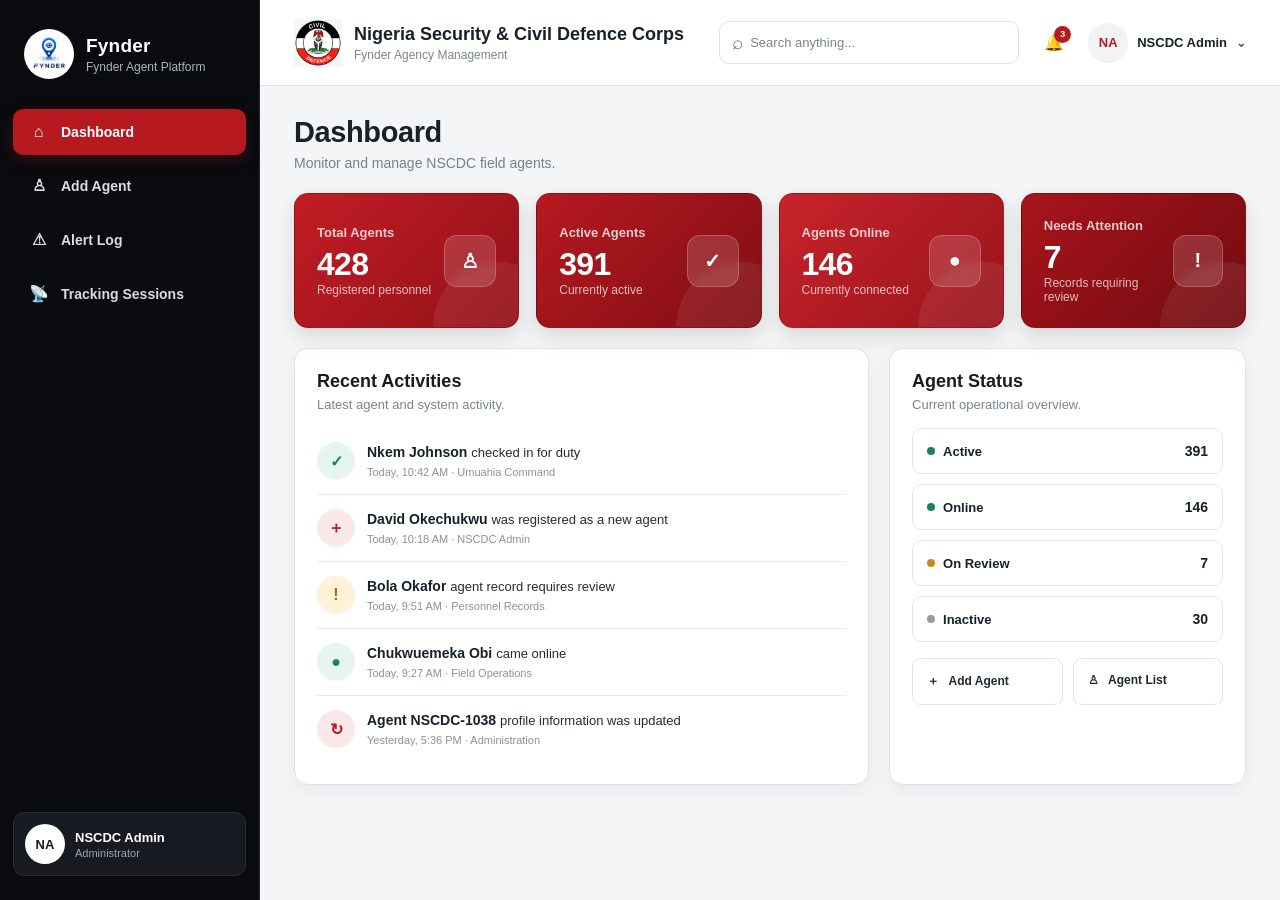
<file: index.html>
<!doctype html>
<html lang="en">
<head>
  <meta charset="UTF-8">
  <meta name="viewport" content="width=device-width, initial-scale=1.0">

  <title>NSCDC Fynder — Dashboard</title>

  <link rel="stylesheet" href="./css/styles.css">

  <style>
    /* --- Admin dropdown (header, top-right) — same pattern as agents.html --- */
    .top-user{ position: relative; cursor: pointer; user-select: none; }
    .top-user-menu{
      display: none;
      position: absolute;
      top: 100%;
      right: 0;
      margin-top: 10px;
      min-width: 150px;
      background: #fff;
      border: 1px solid #eee;
      border-radius: 10px;
      box-shadow: 0 10px 28px rgba(0,0,0,0.12);
      overflow: hidden;
      z-index: 60;
    }
    .top-user.open .top-user-menu{ display: block; }
    .top-user-menu a{
      display: block;
      padding: 10px 14px;
      font-size: 14px;
      color: #dc2626;
      text-decoration: none;
    }
    .top-user-menu a:hover{ background: #fef2f2; }

    /* --- Notification bell: vibrate + dropdown --- */
    .notification{ position: relative; cursor: pointer; }
    .notif-bell-icon{ display: inline-block; }
    @keyframes bellShake{
      0%,100%{ transform: rotate(0); }
      10%,30%,50%,70%{ transform: rotate(-14deg); }
      20%,40%,60%{ transform: rotate(14deg); }
      80%{ transform: rotate(-7deg); }
      90%{ transform: rotate(7deg); }
    }
    .notification.shake .notif-bell-icon{ animation: bellShake .6s ease-in-out; }
    .notif-menu{
      display: none;
      position: absolute;
      top: 100%;
      right: 0;
      margin-top: 12px;
      width: 270px;
      background: #fff;
      border: 1px solid #eee;
      border-radius: 12px;
      box-shadow: 0 10px 28px rgba(0,0,0,0.12);
      overflow: hidden;
      z-index: 70;
      cursor: default;
    }
    .notification.open .notif-menu{ display: block; }
    .notif-menu-header{
      padding: 10px 14px; font-size: 12px; font-weight: 700; letter-spacing: .03em;
      text-transform: uppercase; color: #999; border-bottom: 1px solid #f2f2f2;
    }
    .notif-item{
      display: flex; gap: 8px; align-items: flex-start; padding: 10px 14px;
      text-decoration: none; color: #1a1a1a; border-bottom: 1px solid #f7f7f7;
    }
    .notif-item:hover{ background: #fef2f2; }
    .notif-item .notif-icon{ font-size: 16px; margin-top: 1px; }
    .notif-item-title{ font-size: 13px; font-weight: 600; }
    .notif-item-sub{ font-size: 12px; color: #999; margin-top: 1px; }
    .notif-view-all{
      display: block; text-align: center; padding: 10px; font-size: 13px;
      font-weight: 600; color: #dc2626; text-decoration: none;
    }
    .notif-view-all:hover{ background: #fef2f2; }
  </style>

</head>

<body>

<div class="app">

  <!-- =========================
       SIDEBAR
  ========================== -->
  <aside class="sidebar">

    <div class="brand">
      <img
        src="assets/fynder logo.png"
        alt="NSCDC Logo"
        class="brand-logo"
      >

      <div class="brand-text">
        <strong>Fynder</strong>
        <span>Fynder Agent Platform</span>
      </div>
    </div>


    <!-- Navigation -->
    <nav class="nav">

      <a href="index.html" class="nav-link active">
        <span class="nav-icon">⌂</span>
        <span>Dashboard</span>
      </a>

      <a href="./html/agents.html" class="nav-link">
        <span class="nav-icon">♙</span>
        <span>Add Agent</span>
      </a>

      <a href="./html/alerts.html" class="nav-link">
        <span class="nav-icon">⚠</span>
        <span>Alert Log</span>
      </a>

      <a href="./html/tracking.html" class="nav-link">
        <span class="nav-icon">📡</span>
        <span>Tracking Sessions</span>
      </a>

    </nav>


    <!-- Sidebar bottom -->
    <div class="sidebar-bottom">

      <div class="admin-card">

        <div class="avatar">
          NA
        </div>

        <div class="admin-info">
          <strong>NSCDC Admin</strong>
          <span>Administrator</span>
        </div>

       

      </div>

      
        
      </a>

    </div>

  </aside>



  <!-- =========================
       MAIN AREA
  ========================== -->
  <main class="main">

    <!-- =========================
         TOP HEADER
    ========================== -->
    <header class="top-header">

      <div class="organization">

        <img
          src="assets/nscdc-logo.png"
          alt="Fynder"
          class="organization-logo"
        >

        <div class="organization-text">
          <strong>Nigeria Security &amp; Civil Defence Corps</strong>
          <span>Fynder Agency Management</span>
        </div>

      </div>


      <!-- Search -->
      <div class="top-search">
        <span class="search-icon">⌕</span>
        <span>Search anything...</span>
      </div>


      <!-- Notification -->
      <div class="notification" id="notifBell">

        <span class="notif-bell-icon">🔔</span>

        <span class="notification-badge" id="notifBadge">
          3
        </span>

        <div class="notif-menu" id="notifMenu">
          <div class="notif-menu-header">Recent reports</div>
          <a class="notif-item" href="./html/agents.html#AGT-00123">
            <span class="notif-icon">🏫</span>
            <div>
              <div class="notif-item-title">School Attack reported</div>
              <div class="notif-item-sub">Umuahia North · Critical · 10:42 AM</div>
            </div>
          </a>
          <a class="notif-item" href="./html/agents.html#AGT-00122">
            <span class="notif-icon">🧒</span>
            <div>
              <div class="notif-item-title">Missing Child reported</div>
              <div class="notif-item-sub">Aba South · High · 9:17 AM</div>
            </div>
          </a>
          <a class="notif-item" href="./html/alerts.html#ALT-00121">
            <span class="notif-icon">🏫</span>
            <div>
              <div class="notif-item-title">School Attack reported</div>
              <div class="notif-item-sub">Ohafia · High · 8:30 AM</div>
            </div>
          </a>
          <a class="notif-view-all" href="./html/alerts.html">View all alerts</a>
        </div>

      </div>


      <!-- User -->
      <div class="top-user" id="topUser">

        <div class="top-avatar">
          NA
        </div>

        <span class="top-user-name">
          NSCDC Admin
        </span>

        <span class="top-user-arrow">
          ⌄
        </span>

        <div class="top-user-menu" id="topUserMenu">
          <a href="#">⏻ Log out</a>
        </div>

      </div>

    </header>



    <!-- =========================
         PAGE CONTENT
    ========================== -->
    <section class="content">


      <!-- Page title -->
      <div class="page-title">

        <div>
          <h1>Dashboard</h1>

          <p>
            Monitor and manage NSCDC field agents.
          </p>
        </div>

      </div>



      <!-- =========================
           STATISTICS
      ========================== -->
      <div class="stats-grid">


        <!-- Total Agents -->
        <div class="stat-card stat-red-one">

          <div class="stat-content">

            <span class="stat-label">
              Total Agents
            </span>

            <strong class="stat-number">
              428
            </strong>

            <span class="stat-description">
              Registered personnel
            </span>

          </div>

          <div class="stat-icon">
            ♙
          </div>

        </div>



        <!-- Active Agents -->
        <div class="stat-card stat-red-two">

          <div class="stat-content">

            <span class="stat-label">
              Active Agents
            </span>

            <strong class="stat-number">
              391
            </strong>

            <span class="stat-description">
              Currently active
            </span>

          </div>

          <div class="stat-icon">
            ✓
          </div>

        </div>



        <!-- Online Agents -->
        <div class="stat-card stat-red-three">

          <div class="stat-content">

            <span class="stat-label">
              Agents Online
            </span>

            <strong class="stat-number">
              146
            </strong>

            <span class="stat-description">
              Currently connected
            </span>

          </div>

          <div class="stat-icon">
            ●
          </div>

        </div>



        <!-- Attention -->
        <div class="stat-card stat-red-four">

          <div class="stat-content">

            <span class="stat-label">
              Needs Attention
            </span>

            <strong class="stat-number">
              7
            </strong>

            <span class="stat-description">
              Records requiring review
            </span>

          </div>

          <div class="stat-icon">
            !
          </div>

        </div>

      </div>



      <!-- =========================
           DASHBOARD LOWER SECTION
      ========================== -->
      <div class="dashboard-grid">


        <!-- =========================
             RECENT ACTIVITIES
        ========================== -->
        <div class="dashboard-card">

          <div class="card-header">

            <div>
              <h2>Recent Activities</h2>

              <p>
                Latest agent and system activity.
              </p>
            </div>

          </div>


          <!-- Activity 1 -->
          <div class="activity-row">

            <div class="activity-icon activity-green">
              ✓
            </div>

            <div class="activity-content">

              <strong>
                Nkem Johnson
              </strong>

              <span>
                checked in for duty
              </span>

              <small>
                Today, 10:42 AM · Umuahia Command
              </small>

            </div>

          </div>


          <!-- Activity 2 -->
          <div class="activity-row">

            <div class="activity-icon activity-red">
              ＋
            </div>

            <div class="activity-content">

              <strong>
                David Okechukwu
              </strong>

              <span>
                was registered as a new agent
              </span>

              <small>
                Today, 10:18 AM · NSCDC Admin
              </small>

            </div>

          </div>


          <!-- Activity 3 -->
          <div class="activity-row">

            <div class="activity-icon activity-amber">
              !
            </div>

            <div class="activity-content">

              <strong>
                Bola Okafor
              </strong>

              <span>
                agent record requires review
              </span>

              <small>
                Today, 9:51 AM · Personnel Records
              </small>

            </div>

          </div>


          <!-- Activity 4 -->
          <div class="activity-row">

            <div class="activity-icon activity-green">
              ●
            </div>

            <div class="activity-content">

              <strong>
                Chukwuemeka Obi
              </strong>

              <span>
                came online
              </span>

              <small>
                Today, 9:27 AM · Field Operations
              </small>

            </div>

          </div>


          <!-- Activity 5 -->
          <div class="activity-row">

            <div class="activity-icon activity-red">
              ↻
            </div>

            <div class="activity-content">

              <strong>
                Agent NSCDC-1038
              </strong>

              <span>
                profile information was updated
              </span>

              <small>
                Yesterday, 5:36 PM · Administration
              </small>

            </div>

          </div>

        </div>



        <!-- =========================
             AGENT STATUS
        ========================== -->
        <div class="dashboard-card">

          <div class="card-header">

            <div>
              <h2>Agent Status</h2>

              <p>
                Current operational overview.
              </p>
            </div>

          </div>


          <!-- Active -->
          <div class="status-row">

            <div class="status-name">

              <span class="status-dot dot-green"></span>

              <span>
                Active
              </span>

            </div>

            <strong>
              391
            </strong>

          </div>


          <!-- Online -->
          <div class="status-row">

            <div class="status-name">

              <span class="status-dot dot-green"></span>

              <span>
                Online
              </span>

            </div>

            <strong>
              146
            </strong>

          </div>


          <!-- Review -->
          <div class="status-row">

            <div class="status-name">

              <span class="status-dot dot-amber"></span>

              <span>
                On Review
              </span>

            </div>

            <strong>
              7
            </strong>

          </div>


          <!-- Inactive -->
          <div class="status-row">

            <div class="status-name">

              <span class="status-dot dot-gray"></span>

              <span>
                Inactive
              </span>

            </div>

            <strong>
              30
            </strong>

          </div>


          <!-- Quick links -->
          <div class="quick-links">

            <a href="./html/agents.html">
              ＋ &nbsp; Add Agent
            </a>

            <a href="./html/agents.html">
              ♙ &nbsp; Agent List
            </a>

          </div>

        </div>

      </div>

    </section>

  </main>

</div>

<script>
  // Security/NSCDC Admin dropdown (header, top-right) — same behavior as agents.html
  var topUser = document.getElementById("topUser");
  if (topUser) {
    topUser.addEventListener("click", function(e){
      e.stopPropagation();
      topUser.classList.toggle("open");
    });
    // Close it when clicking anywhere else on the page
    document.addEventListener("click", function(){
      topUser.classList.remove("open");
    });
    // Prevent clicks inside the menu itself from closing it before the link fires
    var topUserMenu = document.getElementById("topUserMenu");
    if (topUserMenu) {
      topUserMenu.addEventListener("click", function(e){ e.stopPropagation(); });
    }
  }

  // Notification bell: dropdown + vibrate on new report
  var notifBell = document.getElementById("notifBell");
  var notifMenu = document.getElementById("notifMenu");
  if (notifBell) {
    notifBell.addEventListener("click", function(e){
      e.stopPropagation();
      notifBell.classList.toggle("open");
    });
    document.addEventListener("click", function(){
      notifBell.classList.remove("open");
    });
    if (notifMenu) {
      notifMenu.addEventListener("click", function(e){ e.stopPropagation(); });
    }
  }

  function shakeNotifBell(){
    if (!notifBell) return;
    notifBell.classList.add("shake");
    setTimeout(function(){ notifBell.classList.remove("shake"); }, 650);
  }

  // Simulates a new report coming in. Replace with a real trigger
  // (e.g. a websocket "new_alert" event) when this connects to a backend.
  setTimeout(shakeNotifBell, 3000);
  setInterval(shakeNotifBell, 20000);
</script>

</body>
</html>
</file>
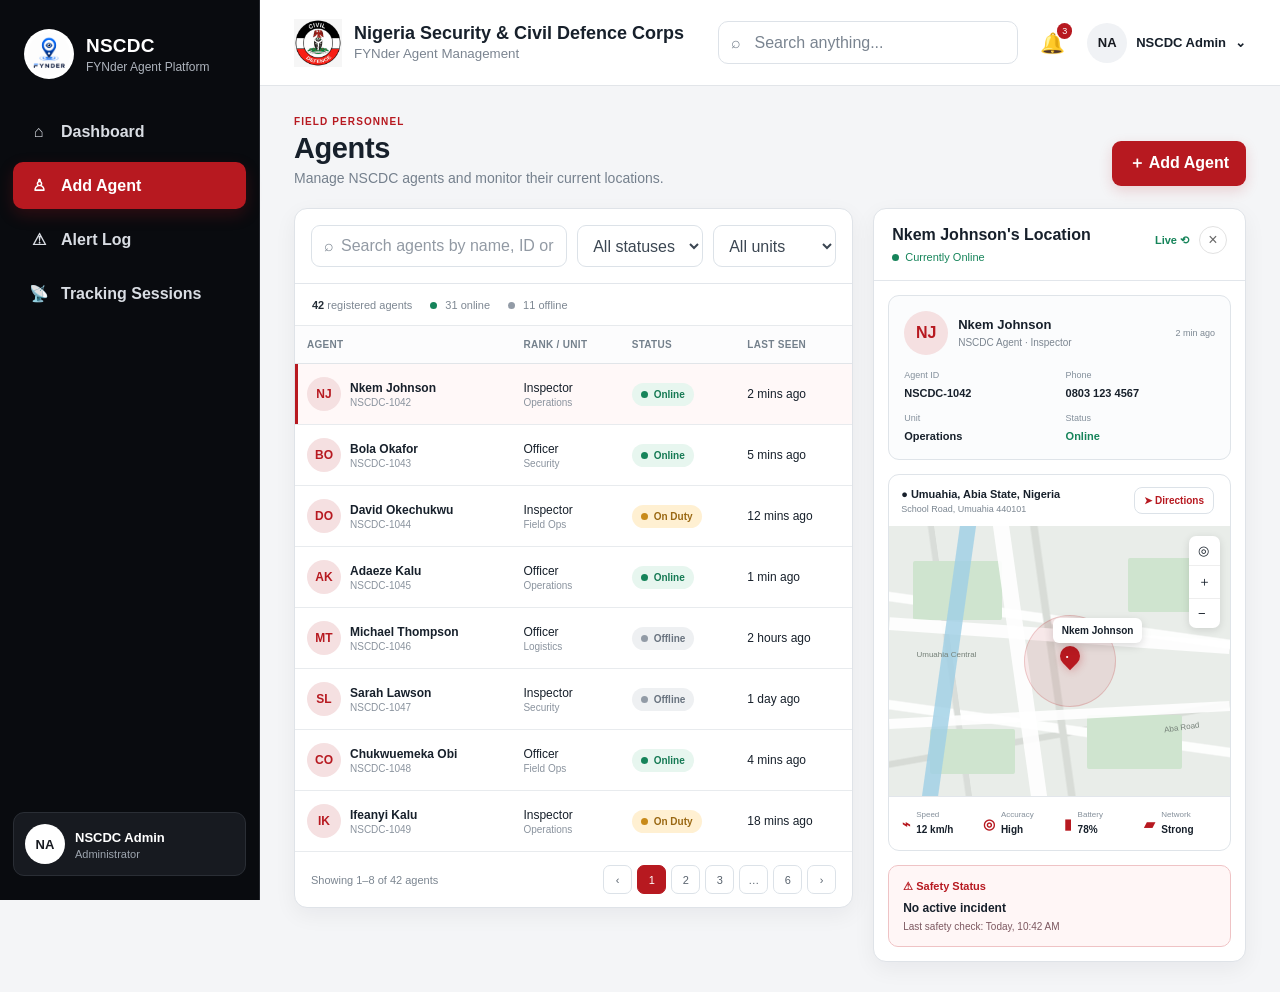
<file: agents.html>
<!doctype html>
<html lang="en">
<head>
  <meta charset="utf-8">
  <meta name="viewport" content="width=device-width, initial-scale=1">
  <title>NSCDC FYNder — Add Agent</title>
  <link rel="stylesheet" href="styles.css">
  <style>
    /* --- Added for closeable location panel + clickable rows --- */
    .location-head{ position: relative; }
    .location-head-actions{ display:flex; align-items:center; gap:10px; }

    .close-location{
      width:28px; height:28px; border-radius:50%;
      border:1px solid #e2e2e2; background:#fff; color:#666;
      font-size:16px; line-height:1; cursor:pointer;
      display:flex; align-items:center; justify-content:center;
      transition: background .15s ease, color .15s ease, border-color .15s ease;
    }
    .close-location:hover{ background:#fee2e2; color:#dc2626; border-color:#fca5a5; }

    /* When the layout has "list-only", hide the panel and let the list take full width */
    .agent-layout.list-only .location-panel{ display:none !important; }
    .agent-layout.list-only{ grid-template-columns: 1fr !important; }

    /* Make agent names look clickable */
    .person b{ cursor:pointer; }
    .person b:hover{ text-decoration:underline; color:#dc2626; }

    /* --- Security Admin dropdown (header, top-right) --- */
    .top-user{ position: relative; cursor: pointer; user-select: none; }
    .top-user .top-logout{ display: none; }
    .top-user-menu{
      display: none;
      position: absolute;
      top: 100%;
      right: 0;
      margin-top: 10px;
      min-width: 150px;
      background: #fff;
      border: 1px solid #eee;
      border-radius: 10px;
      box-shadow: 0 10px 28px rgba(0,0,0,0.12);
      overflow: hidden;
      z-index: 60;
    }
    .top-user.open .top-user-menu{ display: block; }
    .top-user-menu a{
      display: block;
      padding: 10px 14px;
      font-size: 14px;
      color: #dc2626;
      text-decoration: none;
    }
    .top-user-menu a:hover{ background: #fef2f2; }

    /* --- Notification bell: vibrate + dropdown --- */
    .notif{ position: relative; cursor: pointer; }
    .notif-bell-icon{ display: inline-block; }
    @keyframes bellShake{
      0%,100%{ transform: rotate(0); }
      10%,30%,50%,70%{ transform: rotate(-14deg); }
      20%,40%,60%{ transform: rotate(14deg); }
      80%{ transform: rotate(-7deg); }
      90%{ transform: rotate(7deg); }
    }
    .notif.shake .notif-bell-icon{ animation: bellShake .6s ease-in-out; }
    .notif-menu{
      display: none;
      position: absolute;
      top: 100%;
      right: 0;
      margin-top: 12px;
      width: 270px;
      background: #fff;
      border: 1px solid #eee;
      border-radius: 12px;
      box-shadow: 0 10px 28px rgba(0,0,0,0.12);
      overflow: hidden;
      z-index: 70;
      cursor: default;
    }
    .notif.open .notif-menu{ display: block; }
    .notif-menu-header{
      padding: 10px 14px; font-size: 12px; font-weight: 700; letter-spacing: .03em;
      text-transform: uppercase; color: #999; border-bottom: 1px solid #f2f2f2;
    }
    .notif-item{
      display: flex; gap: 8px; align-items: flex-start; padding: 10px 14px;
      text-decoration: none; color: #1a1a1a; border-bottom: 1px solid #f7f7f7;
    }
    .notif-item:hover{ background: #fef2f2; }
    .notif-item .notif-icon{ font-size: 16px; margin-top: 1px; }
    .notif-item-title{ font-size: 13px; font-weight: 600; }
    .notif-item-sub{ font-size: 12px; color: #999; margin-top: 1px; }
    .notif-view-all{
      display: block; text-align: center; padding: 10px; font-size: 13px;
      font-weight: 600; color: #dc2626; text-decoration: none;
    }
    .notif-view-all:hover{ background: #fef2f2; }
  </style>
</head>
<body>

<div class="app">

  <!-- CSS-only modals -->
  <input class="modal-toggle" id="addModal" type="checkbox">
  <div class="modal-backdrop">
    <div class="modal add-modal">
      <div class="modal-head">
        <div>
          <div class="eyebrow">NSCDC PERSONNEL</div>
          <h2>Register New Agent</h2>
          <p>Create a new field personnel record.</p>
        </div>
        <label class="close" for="addModal">×</label>
      </div>

      <div class="form-grid">
        <div class="field"><label>First Name</label><input placeholder="Enter first name"></div>
        <div class="field"><label>Last Name</label><input placeholder="Enter last name"></div>
        <div class="field"><label>Agent ID</label><input placeholder="NSCDC-1042"></div>
        <div class="field"><label>Rank</label>
          <select><option>Select rank</option><option>Officer</option><option>Inspector</option><option>Superintendent</option><option>Chief Superintendent</option></select>
        </div>
        <div class="field"><label>Unit / Division</label><input placeholder="Enter unit or division"></div>
        <div class="field"><label>Phone</label><input placeholder="0800 000 0000"></div>
        <div class="field"><label>State Command</label><input placeholder="Enter command"></div>
        <div class="field"><label>LGA</label><input placeholder="Enter LGA"></div>
        <div class="field full"><label>Official Address</label><input placeholder="Enter official address"></div>
      </div>

      <div class="modal-actions">
        <label class="btn cancel" for="addModal">Cancel</label>
        <label class="btn red-btn" for="addModal">Register Agent</label>
      </div>
    </div>
  </div>

  <input class="modal-toggle" id="editModal" type="checkbox">
  <div class="modal-backdrop">
    <div class="modal edit-modal">
      <div class="modal-head">
        <div>
          <div class="eyebrow">AGENT PROFILE</div>
          <h2>Edit Agent</h2>
          <p>Update personnel information and review the current field location.</p>
        </div>
        <label class="close" for="editModal">×</label>
      </div>

      <div class="edit-layout">
        <div class="form-grid">
          <div class="field"><label>First Name</label><input value="Nkem"></div>
          <div class="field"><label>Last Name</label><input value="Johnson"></div>
          <div class="field"><label>Agent ID</label><input value="NSCDC-1042"></div>
          <div class="field"><label>Rank</label>
            <select><option selected>Inspector</option><option>Officer</option><option>Superintendent</option></select>
          </div>
          <div class="field"><label>Unit / Division</label><input value="Operations"></div>
          <div class="field"><label>Phone</label><input value="0803 123 4567"></div>
          <div class="field"><label>State Command</label><input value="Abia State Command"></div>
          <div class="field"><label>LGA</label><input value="Umuahia North"></div>
          <div class="field full"><label>Address</label><input value="School Road, Umuahia"></div>
        </div>

        <div class="edit-map-card">
          <div class="edit-map-head">
            <div>
              <strong>Current Location</strong>
              <small>Umuahia, Abia State</small>
            </div>
            <span class="live-pill"><span></span>Live</span>
          </div>
          <div class="map compact-map">
            <div class="map-road road-a"></div>
            <div class="map-road road-b"></div>
            <div class="map-block block-a"></div>
            <div class="map-block block-b"></div>
            <div class="map-block block-c"></div>
            <div class="map-water"></div>
            <div class="accuracy-ring"></div>
            <div class="pin"><span>•</span></div>
            <div class="map-label">Nkem Johnson</div>
            <div class="map-controls"><span>◎</span><span>＋</span><span>−</span></div>
          </div>
          <div class="edit-location-meta">
            <span>12 km/h</span>
            <span>78% battery</span>
            <span>Strong network</span>
          </div>
        </div>
      </div>

      <div class="modal-actions">
        <label class="btn cancel" for="editModal">Cancel</label>
        <label class="btn red-btn" for="editModal">Save Changes</label>
      </div>
    </div>
  </div>

  <!-- Sidebar -->
  <aside class="sidebar">
    <div class="brand">
      <img class="brand-logo" src="fynder logo.png" alt="NSCDC logo">
      <div>
        <b>NSCDC</b>
        <small>FYNder Agent Platform</small>
      </div>
    </div>

    <nav class="nav">
      <a href="dashboard.html"><span class="nav-icon">⌂</span>Dashboard</a>
      <a class="active" href="agents.html"><span class="nav-icon">♙</span>Add Agent</a>
      <a href="alerts.html"><span class="nav-icon">⚠</span>Alert Log</a>
      <a href="tracking.html"><span class="nav-icon">📡</span>Tracking Sessions</a>
    </nav>

    <div class="sidebar-bottom">
      <div class="admin">
        <div class="avatar">NA</div>
        <div>
          <b>NSCDC Admin</b>
          <small>Administrator</small>
        </div>
       
      </div>
     
    </div>
  </aside>

  <!-- Main -->
  <main class="main">
    <header>
      <div class="org">
        <img class="org-logo" src="nscdc-logo.png" alt="NSCDC logo">
        <div>
          <b>Nigeria Security &amp; Civil Defence Corps</b>
          <small>FYNder Agent Management</small>
        </div>
      </div>

      <div class="search">⌕ &nbsp; Search anything...</div>

      <div class="notif" id="notifBell">
        <span class="notif-bell-icon">🔔</span><i class="badge" id="notifBadge">3</i>
        <div class="notif-menu" id="notifMenu">
          <div class="notif-menu-header">Recent reports</div>
          <a class="notif-item" href="alerts.html#ALT-00124">
            <span class="notif-icon">🏫</span>
            <div>
              <div class="notif-item-title">School Attack reported</div>
              <div class="notif-item-sub">Umuahia North · Critical · 10:42 AM</div>
            </div>
          </a>
          <a class="notif-item" href="alerts.html#ALT-00123">
            <span class="notif-icon">🧒</span>
            <div>
              <div class="notif-item-title">Missing Child reported</div>
              <div class="notif-item-sub">Aba South · High · 9:17 AM</div>
            </div>
          </a>
          <a class="notif-item" href="alerts.html#ALT-00121">
            <span class="notif-icon">🏫</span>
            <div>
              <div class="notif-item-title">School Attack reported</div>
              <div class="notif-item-sub">Ohafia · High · 8:30 AM</div>
            </div>
          </a>
          <a class="notif-view-all" href="alerts.html">View all alerts</a>
        </div>
      </div>

      <div class="top-user" id="topUser">
        <div class="avatar">NA</div>
        <span>NSCDC Admin</span>
        <span>⌄</span>
        <div class="top-user-menu" id="topUserMenu">
          <a href="dashboard.html">⏻ Log out</a>
        </div>
      </div>
    </header>

    <section class="content">
      <div class="title-row">
        <div>
          <div class="eyebrow">FIELD PERSONNEL</div>
          <h1>Agents</h1>
          <p class="subtitle">Manage NSCDC agents and monitor their current locations.</p>
        </div>
        <label for="addModal" class="btn red-btn">＋ Add Agent</label>
      </div>

      <div class="agent-layout" id="agentLayout">

        <!-- Agent list -->
        <div class="card agent-card">
          <div class="toolbar">
            <div class="input-wrap">
              <span>⌕</span>
              <input class="input" id="agentSearchInput" placeholder="Search agents by name, ID or phone...">
            </div>
            <select class="select" id="agentStatusFilter">
              <option value="all">All statuses</option>
              <option value="online">Online</option>
              <option value="onduty">On Duty</option>
              <option value="offline">Offline</option>
            </select>
            <select class="select" id="agentUnitFilter">
              <option value="all">All units</option>
              <option value="Operations">Operations</option>
              <option value="Security">Security</option>
              <option value="Field Ops">Field Ops</option>
              <option value="Logistics">Logistics</option>
            </select>
          </div>

          <div class="list-summary">
            <span><strong>42</strong> registered agents</span>
            <span><span class="tiny-green"></span> 31 online</span>
            <span><span class="tiny-gray"></span> 11 offline</span>
          </div>

          <div class="mobile-scroll">
            <table class="table">
              <thead>
                <tr>
                  <th>AGENT</th>
                  <th>RANK / UNIT</th>
                  <th>STATUS</th>
                  <th>LAST SEEN</th>
                  <th>ACTIONS</th>
                </tr>
              </thead>
              <tbody id="agentTableBody">
                <tr class="selected-row" data-agent="NSCDC-1042" data-status="online" data-unit="Operations">
                  <td>
                    <div class="person">
                      <div class="mini">NJ</div>
                      <div><b>Nkem Johnson</b><small>NSCDC-1042</small></div>
                    </div>
                  </td>
                  <td>Inspector<br><small>Operations</small></td>
                  <td><span class="pill green"><span class="dot green-dot"></span>Online</span></td>
                  <td>2 mins ago</td>
                  <td class="actions">
                    <a class="action-btn" href="#location">⌖ View Location</a>
                    <label class="action-btn" for="editModal">Edit</label>
                  </td>
                </tr>

                <tr data-agent="NSCDC-1043" data-status="online" data-unit="Security">
                  <td><div class="person"><div class="mini">BO</div><div><b>Bola Okafor</b><small>NSCDC-1043</small></div></div></td>
                  <td>Officer<br><small>Security</small></td>
                  <td><span class="pill green"><span class="dot green-dot"></span>Online</span></td>
                  <td>5 mins ago</td>
                  <td class="actions"><a class="action-btn" href="#location">⌖ View Location</a><label class="action-btn" for="editModal">Edit</label></td>
                </tr>

                <tr data-agent="NSCDC-1044" data-status="onduty" data-unit="Field Ops">
                  <td><div class="person"><div class="mini">DO</div><div><b>David Okechukwu</b><small>NSCDC-1044</small></div></div></td>
                  <td>Inspector<br><small>Field Ops</small></td>
                  <td><span class="pill amber"><span class="dot amber-dot"></span>On Duty</span></td>
                  <td>12 mins ago</td>
                  <td class="actions"><a class="action-btn" href="#location">⌖ View Location</a><label class="action-btn" for="editModal">Edit</label></td>
                </tr>

                <tr data-agent="NSCDC-1045" data-status="online" data-unit="Operations">
                  <td><div class="person"><div class="mini">AK</div><div><b>Adaeze Kalu</b><small>NSCDC-1045</small></div></div></td>
                  <td>Officer<br><small>Operations</small></td>
                  <td><span class="pill green"><span class="dot green-dot"></span>Online</span></td>
                  <td>1 min ago</td>
                  <td class="actions"><a class="action-btn" href="#location">⌖ View Location</a><label class="action-btn" for="editModal">Edit</label></td>
                </tr>

                <tr data-agent="NSCDC-1046" data-status="offline" data-unit="Logistics">
                  <td><div class="person"><div class="mini">MT</div><div><b>Michael Thompson</b><small>NSCDC-1046</small></div></div></td>
                  <td>Officer<br><small>Logistics</small></td>
                  <td><span class="pill gray"><span class="dot gray-dot"></span>Offline</span></td>
                  <td>2 hours ago</td>
                  <td class="actions"><a class="action-btn" href="#location">⌖ View Location</a><label class="action-btn" for="editModal">Edit</label></td>
                </tr>

                <tr data-agent="NSCDC-1047" data-status="offline" data-unit="Security">
                  <td><div class="person"><div class="mini">SL</div><div><b>Sarah Lawson</b><small>NSCDC-1047</small></div></div></td>
                  <td>Inspector<br><small>Security</small></td>
                  <td><span class="pill gray"><span class="dot gray-dot"></span>Offline</span></td>
                  <td>1 day ago</td>
                  <td class="actions"><a class="action-btn" href="#location">⌖ View Location</a><label class="action-btn" for="editModal">Edit</label></td>
                </tr>

                <tr data-agent="NSCDC-1048" data-status="online" data-unit="Field Ops">
                  <td><div class="person"><div class="mini">CO</div><div><b>Chukwuemeka Obi</b><small>NSCDC-1048</small></div></div></td>
                  <td>Officer<br><small>Field Ops</small></td>
                  <td><span class="pill green"><span class="dot green-dot"></span>Online</span></td>
                  <td>4 mins ago</td>
                  <td class="actions"><a class="action-btn" href="#location">⌖ View Location</a><label class="action-btn" for="editModal">Edit</label></td>
                </tr>

                <tr data-agent="NSCDC-1049" data-status="onduty" data-unit="Operations">
                  <td><div class="person"><div class="mini">IK</div><div><b>Ifeanyi Kalu</b><small>NSCDC-1049</small></div></div></td>
                  <td>Inspector<br><small>Operations</small></td>
                  <td><span class="pill amber"><span class="dot amber-dot"></span>On Duty</span></td>
                  <td>18 mins ago</td>
                  <td class="actions"><a class="action-btn" href="#location">⌖ View Location</a><label class="action-btn" for="editModal">Edit</label></td>
                </tr>
              </tbody>
            </table>
          </div>

          <div class="pagination">
            <span>Showing 1–8 of 42 agents</span>
            <div><button>‹</button><button class="current">1</button><button>2</button><button>3</button><button>…</button><button>6</button><button>›</button></div>
          </div>
        </div>

        <!-- Location panel -->
        <div class="card location-panel" id="location">
          <div class="location-head">
            <div>
              <h2 id="locTitle">Nkem Johnson's Location</h2>
              <div class="online"><span class="live-dot" id="locOnlineDot"></span> <span id="locOnlineText">Currently Online</span></div>
            </div>
            <div class="location-head-actions">
              <span class="live-label">Live ⟲</span>
              <button type="button" class="close-location" id="closeLocationBtn" aria-label="Close location panel" title="Close">×</button>
            </div>
          </div>

          <div class="profile-box">
            <div class="profile-main">
              <div class="large-avatar" id="locAvatar">NJ</div>
              <div>
                <b id="locName">Nkem Johnson</b>
                <small id="locRole">NSCDC Agent · Inspector</small>
              </div>
              <span class="profile-sync" id="locSync">2 min ago</span>
            </div>

            <div class="info-grid">
              <div><label>Agent ID</label><strong id="locId">NSCDC-1042</strong></div>
              <div><label>Phone</label><strong id="locPhone">0803 123 4567</strong></div>
              <div><label>Unit</label><strong id="locUnit">Operations</strong></div>
              <div><label>Status</label><strong class="green-text" id="locStatus">Online</strong></div>
            </div>
          </div>

          <div class="map-card">
            <div class="map-top">
              <div>
                <b id="locCity">● Umuahia, Abia State, Nigeria</b>
                <span id="locAddress">School Road, Umuahia 440101</span>
              </div>
              <button class="action-btn">➤ Directions</button>
            </div>

            <div class="map">
              <div class="map-road road-a"></div>
              <div class="map-road road-b"></div>
              <div class="map-road road-c"></div>
              <div class="map-block block-a"></div>
              <div class="map-block block-b"></div>
              <div class="map-block block-c"></div>
              <div class="map-block block-d"></div>
              <div class="map-water"></div>
              <div class="accuracy-ring"></div>
              <div class="pin"><span>•</span></div>
              <div class="map-label" id="locMapLabel">Nkem Johnson</div>
              <div class="map-controls"><span>◎</span><span>＋</span><span>−</span></div>
              <div class="map-road-label">Umuahia Central</div>
              <div class="map-road-label road-label-2">Aba Road</div>
            </div>

            <div class="location-stats">
              <div class="loc-stat"><span class="stat-symbol">⌁</span><div><small>Speed</small><b id="locSpeed">12 km/h</b></div></div>
              <div class="loc-stat"><span class="stat-symbol">◎</span><div><small>Accuracy</small><b id="locAccuracy">High</b></div></div>
              <div class="loc-stat"><span class="stat-symbol">▮</span><div><small>Battery</small><b id="locBattery">78%</b></div></div>
              <div class="loc-stat"><span class="stat-symbol">▰</span><div><small>Network</small><b id="locNetwork">Strong</b></div></div>
            </div>
          </div>

          <div class="case">
            <div class="case-title"><span>⚠</span> Safety Status</div>
            <strong>No active incident</strong>
            <p>Last safety check: Today, 10:42 AM</p>
          </div>
        </div>

      </div>
    </section>
  </main>
</div>

<script>
  // Mock per-agent data. In a real app this would come from your backend.
  var agentData = {
    "NSCDC-1042": { name:"Nkem Johnson", avatar:"NJ", rank:"Inspector", unit:"Operations", phone:"0803 123 4567", status:"online", lastSeen:"2 min ago", city:"Umuahia, Abia State, Nigeria", address:"School Road, Umuahia 440101", speed:"12 km/h", accuracy:"High", battery:"78%", network:"Strong" },
    "NSCDC-1043": { name:"Bola Okafor", avatar:"BO", rank:"Officer", unit:"Security", phone:"0805 234 5678", status:"online", lastSeen:"5 min ago", city:"Aba, Abia State, Nigeria", address:"Faulks Road, Aba 453101", speed:"8 km/h", accuracy:"High", battery:"64%", network:"Strong" },
    "NSCDC-1044": { name:"David Okechukwu", avatar:"DO", rank:"Inspector", unit:"Field Ops", phone:"0807 345 6789", status:"onduty", lastSeen:"12 min ago", city:"Umuahia, Abia State, Nigeria", address:"Library Avenue, Umuahia 440101", speed:"0 km/h", accuracy:"Medium", battery:"45%", network:"Moderate" },
    "NSCDC-1045": { name:"Adaeze Kalu", avatar:"AK", rank:"Officer", unit:"Operations", phone:"0809 456 7890", status:"online", lastSeen:"1 min ago", city:"Umuahia, Abia State, Nigeria", address:"Ikot Ekpene Road, Umuahia 440101", speed:"20 km/h", accuracy:"High", battery:"91%", network:"Strong" },
    "NSCDC-1046": { name:"Michael Thompson", avatar:"MT", rank:"Officer", unit:"Logistics", phone:"0812 567 8901", status:"offline", lastSeen:"2 hours ago", city:"Umuahia, Abia State, Nigeria", address:"Last known: Ogurube Street", speed:"0 km/h", accuracy:"Low", battery:"12%", network:"No signal" },
    "NSCDC-1047": { name:"Sarah Lawson", avatar:"SL", rank:"Inspector", unit:"Security", phone:"0813 678 9012", status:"offline", lastSeen:"1 day ago", city:"Umuahia, Abia State, Nigeria", address:"Last known: Bank Road", speed:"0 km/h", accuracy:"Low", battery:"0%", network:"No signal" },
    "NSCDC-1048": { name:"Chukwuemeka Obi", avatar:"CO", rank:"Officer", unit:"Field Ops", phone:"0816 789 0123", status:"online", lastSeen:"4 min ago", city:"Umuahia, Abia State, Nigeria", address:"Mission Hill Road, Umuahia 440101", speed:"15 km/h", accuracy:"High", battery:"70%", network:"Strong" },
    "NSCDC-1049": { name:"Ifeanyi Kalu", avatar:"IK", rank:"Inspector", unit:"Operations", phone:"0817 890 1234", status:"onduty", lastSeen:"18 min ago", city:"Umuahia, Abia State, Nigeria", address:"Government House Road, Umuahia 440101", speed:"5 km/h", accuracy:"Medium", battery:"55%", network:"Moderate" }
  };

  function statusColor(status){
    if (status === "online") return "#16a34a";
    if (status === "onduty") return "#d97706";
    return "#6b7280";
  }

  function statusLabel(status){
    if (status === "online") return "Online";
    if (status === "onduty") return "On Duty";
    return "Offline";
  }

  function onlineLineLabel(status){
    if (status === "online") return "Currently Online";
    if (status === "onduty") return "Currently On Duty";
    return "Currently Offline";
  }

  function renderLocation(agentId){
    var data = agentData[agentId];
    if (!data) return;

    document.getElementById("locName").textContent = data.name;
    document.getElementById("locAvatar").textContent = data.avatar;
    document.getElementById("locRole").textContent = "NSCDC Agent · " + data.rank;
    document.getElementById("locSync").textContent = data.lastSeen;
    document.getElementById("locId").textContent = agentId;
    document.getElementById("locPhone").textContent = data.phone;
    document.getElementById("locUnit").textContent = data.unit;

    var statusEl = document.getElementById("locStatus");
    statusEl.textContent = statusLabel(data.status);
    statusEl.style.color = statusColor(data.status);

    document.getElementById("locTitle").textContent = data.name + "'s Location";
    document.getElementById("locOnlineText").textContent = onlineLineLabel(data.status);
    document.getElementById("locOnlineDot").style.background = statusColor(data.status);

    document.getElementById("locCity").textContent = "● " + data.city;
    document.getElementById("locAddress").textContent = data.address;
    document.getElementById("locMapLabel").textContent = data.name;

    document.getElementById("locSpeed").textContent = data.speed;
    document.getElementById("locAccuracy").textContent = data.accuracy;
    document.getElementById("locBattery").textContent = data.battery;
    document.getElementById("locNetwork").textContent = data.network;

    // Highlight the selected row
    document.querySelectorAll(".table tbody tr").forEach(function(tr){
      tr.classList.remove("selected-row");
    });
    var row = document.querySelector('tr[data-agent="' + agentId + '"]');
    if (row) row.classList.add("selected-row");

    // Make sure the panel is visible
    var layout = document.getElementById("agentLayout");
    layout.classList.remove("list-only");

    // Bring the panel into view (useful on mobile / narrow screens)
    document.getElementById("location").scrollIntoView({ behavior: "smooth", block: "start" });
  }

  document.querySelectorAll(".table tbody tr").forEach(function(tr){
    var agentId = tr.getAttribute("data-agent");

    var nameEl = tr.querySelector(".person b");
    if (nameEl) {
      nameEl.addEventListener("click", function(){ renderLocation(agentId); });
    }

    var viewBtn = tr.querySelector('a.action-btn[href="#location"]');
    if (viewBtn) {
      viewBtn.addEventListener("click", function(e){
        e.preventDefault();
        renderLocation(agentId);
      });
    }
  });

  var closeBtn = document.getElementById("closeLocationBtn");
  if (closeBtn) {
    closeBtn.addEventListener("click", function(){
      document.getElementById("agentLayout").classList.add("list-only");
    });
  }

  // Live search + status/unit filters for the agent table
  function applyAgentFilters(){
    var search = (document.getElementById("agentSearchInput").value || "").trim().toLowerCase();
    var statusVal = document.getElementById("agentStatusFilter").value;
    var unitVal = document.getElementById("agentUnitFilter").value;
    var rows = document.querySelectorAll("#agentTableBody tr[data-agent]");
    var visibleCount = 0;

    rows.forEach(function(tr){
      var matchesSearch = !search || tr.textContent.toLowerCase().indexOf(search) !== -1;
      var matchesStatus = statusVal === "all" || tr.getAttribute("data-status") === statusVal;
      var matchesUnit = unitVal === "all" || tr.getAttribute("data-unit") === unitVal;
      var show = matchesSearch && matchesStatus && matchesUnit;
      tr.style.display = show ? "" : "none";
      if (show) visibleCount++;
    });

    var noResultsRow = document.getElementById("noAgentResultsRow");
    if (visibleCount === 0) {
      if (!noResultsRow) {
        noResultsRow = document.createElement("tr");
        noResultsRow.id = "noAgentResultsRow";
        noResultsRow.innerHTML = '<td colspan="5" style="text-align:center; color:#999; padding:24px;">No agents match your search or filters.</td>';
        document.getElementById("agentTableBody").appendChild(noResultsRow);
      }
    } else if (noResultsRow) {
      noResultsRow.remove();
    }
  }

  document.getElementById("agentSearchInput").addEventListener("input", applyAgentFilters);
  document.getElementById("agentStatusFilter").addEventListener("change", applyAgentFilters);
  document.getElementById("agentUnitFilter").addEventListener("change", applyAgentFilters);

  // Security Admin dropdown (header, top-right)
  var topUser = document.getElementById("topUser");
  if (topUser) {
    topUser.addEventListener("click", function(e){
      e.stopPropagation();
      topUser.classList.toggle("open");
    });
    // Close it when clicking anywhere else on the page
    document.addEventListener("click", function(){
      topUser.classList.remove("open");
    });
    // Prevent clicks inside the menu itself from closing it before the link fires
    var topUserMenu = document.getElementById("topUserMenu");
    if (topUserMenu) {
      topUserMenu.addEventListener("click", function(e){ e.stopPropagation(); });
    }
  }

  // Notification bell: dropdown + vibrate on new report
  var notifBell = document.getElementById("notifBell");
  var notifMenu = document.getElementById("notifMenu");
  if (notifBell) {
    notifBell.addEventListener("click", function(e){
      e.stopPropagation();
      notifBell.classList.toggle("open");
    });
    document.addEventListener("click", function(){
      notifBell.classList.remove("open");
    });
    if (notifMenu) {
      notifMenu.addEventListener("click", function(e){ e.stopPropagation(); });
    }
  }

  function shakeNotifBell(){
    if (!notifBell) return;
    notifBell.classList.add("shake");
    setTimeout(function(){ notifBell.classList.remove("shake"); }, 650);
  }

  // Simulates a new report coming in. Replace with a real trigger
  // (e.g. a websocket "new_alert" event) when this connects to a backend.
  setTimeout(shakeNotifBell, 3000);
  setInterval(shakeNotifBell, 20000);
</script>

</body>
</html>
</file>
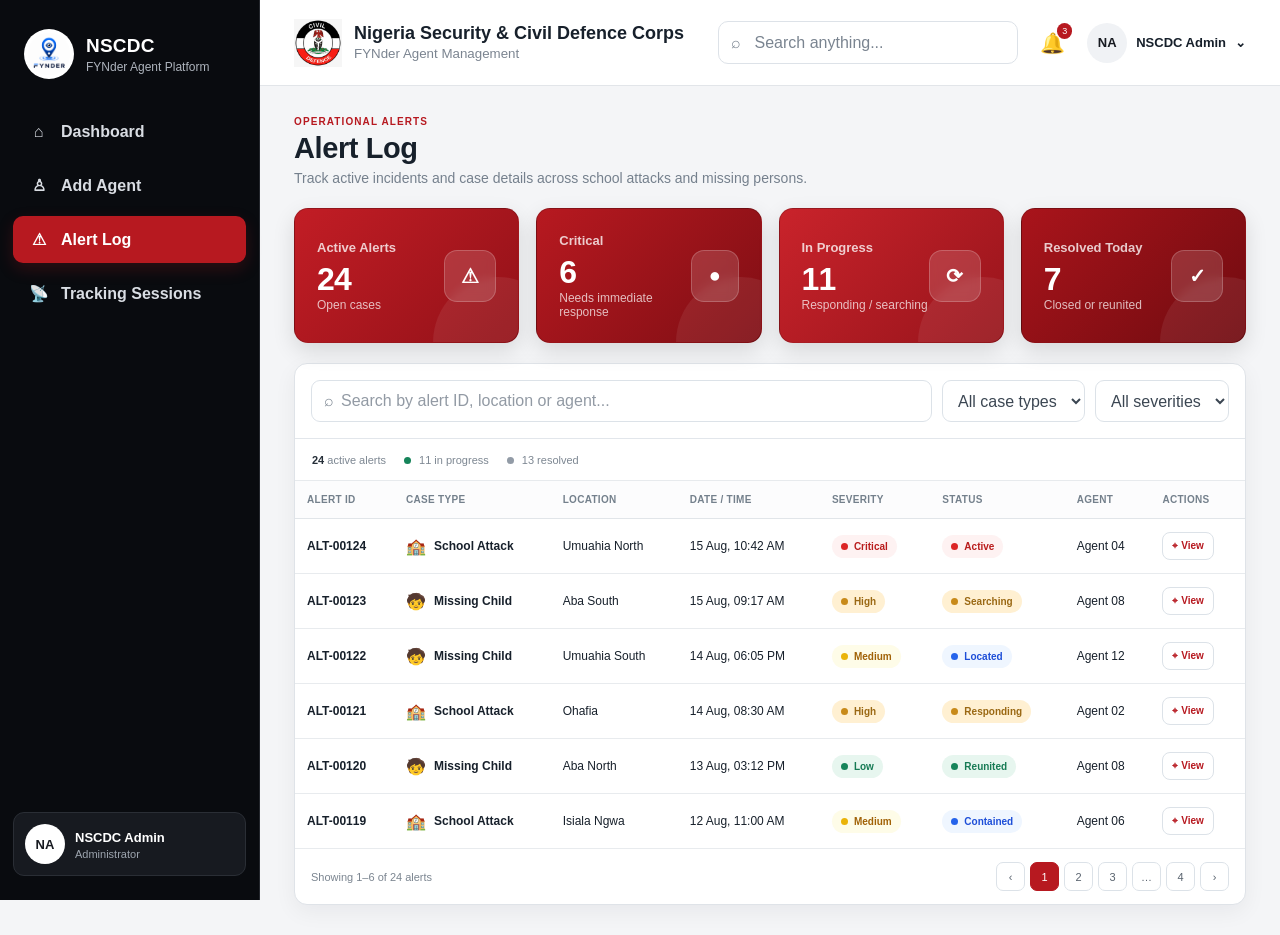
<file: alerts.html>
<!doctype html>
<html lang="en">
<head>
  <meta charset="UTF-8">
  <meta name="viewport" content="width=device-width, initial-scale=1.0">
  <title>NSCDC FYNder — Alert Log</title>
  <link rel="stylesheet" href="styles.css">

  <style>
    /* ---------- shared dropdown (same as agents.html / dashboard.html) ---------- */
    .top-user{ position: relative; cursor: pointer; user-select: none; }
    .top-user-menu{
      display: none; position: absolute; top: 100%; right: 0; margin-top: 10px;
      min-width: 150px; background: #fff; border: 1px solid #eee; border-radius: 10px;
      box-shadow: 0 10px 28px rgba(0,0,0,0.12); overflow: hidden; z-index: 60;
    }
    .top-user.open .top-user-menu{ display: block; }
    .top-user-menu a{ display: block; padding: 10px 14px; font-size: 14px; color: #dc2626; text-decoration: none; }
    .top-user-menu a:hover{ background: #fef2f2; }

    /* --- Notification bell: vibrate + dropdown --- */
    .notif{ position: relative; cursor: pointer; }
    .notif-bell-icon{ display: inline-block; }
    @keyframes bellShake{
      0%,100%{ transform: rotate(0); }
      10%,30%,50%,70%{ transform: rotate(-14deg); }
      20%,40%,60%{ transform: rotate(14deg); }
      80%{ transform: rotate(-7deg); }
      90%{ transform: rotate(7deg); }
    }
    .notif.shake .notif-bell-icon{ animation: bellShake .6s ease-in-out; }
    .notif-menu{
      display: none;
      position: absolute;
      top: 100%;
      right: 0;
      margin-top: 12px;
      width: 270px;
      background: #fff;
      border: 1px solid #eee;
      border-radius: 12px;
      box-shadow: 0 10px 28px rgba(0,0,0,0.12);
      overflow: hidden;
      z-index: 70;
      cursor: default;
    }
    .notif.open .notif-menu{ display: block; }
    .notif-menu-header{
      padding: 10px 14px; font-size: 12px; font-weight: 700; letter-spacing: .03em;
      text-transform: uppercase; color: #999; border-bottom: 1px solid #f2f2f2;
    }
    .notif-item{
      display: flex; gap: 8px; align-items: flex-start; padding: 10px 14px;
      text-decoration: none; color: #1a1a1a; border-bottom: 1px solid #f7f7f7;
    }
    .notif-item:hover{ background: #fef2f2; }
    .notif-item .notif-icon{ font-size: 16px; margin-top: 1px; }
    .notif-item-title{ font-size: 13px; font-weight: 600; }
    .notif-item-sub{ font-size: 12px; color: #999; margin-top: 1px; }
    .notif-view-all{
      display: block; text-align: center; padding: 10px; font-size: 13px;
      font-weight: 600; color: #dc2626; text-decoration: none;
    }
    .notif-view-all:hover{ background: #fef2f2; }

    /* ---------- extra pill colors (red / blue / yellow) ---------- */
    .pill.red{ background:#fef2f2; color:#b91c1c; }
    .pill.red .dot{ background:#dc2626; }
    .pill.blue{ background:#eff6ff; color:#1d4ed8; }
    .pill.blue .dot{ background:#2563eb; }
    .pill.yellow{ background:#fefce8; color:#a16207; }
    .pill.yellow .dot{ background:#eab308; }

    /* ---------- alert layout: list + detail panel ---------- */
    .alert-layout{
      display: grid;
      grid-template-columns: 1.3fr 1fr;
      gap: 20px;
      align-items: start;
    }
    .alert-layout.list-only .alert-detail{ display: none !important; }
    .alert-layout.list-only{ grid-template-columns: 1fr !important; }

    .case-cell{ display:flex; align-items:center; gap:8px; }
    .case-cell .case-icon{ font-size:16px; }
    .case-cell b{ cursor:pointer; }
    .case-cell b:hover{ text-decoration:underline; color:#dc2626; }

    /* ---------- detail panel ---------- */
    .alert-detail{
      background:#fff; border:1px solid #eee; border-radius:14px;
      padding:20px; max-height: 88vh; overflow-y:auto;
    }
    .alert-detail-head{ display:flex; justify-content:space-between; align-items:flex-start; gap:10px; margin-bottom:14px; }
    .alert-detail-head h2{ margin:0 0 4px 0; font-size:19px; }
    .alert-detail-sub{ font-size:13px; color:#888; }
    .alert-badges{ display:flex; gap:6px; margin-top:8px; flex-wrap:wrap; }
    .close-detail{
      width:28px; height:28px; border-radius:50%; border:1px solid #e2e2e2; background:#fff;
      color:#666; font-size:16px; line-height:1; cursor:pointer; flex-shrink:0;
      display:flex; align-items:center; justify-content:center;
    }
    .close-detail:hover{ background:#fee2e2; color:#dc2626; border-color:#fca5a5; }

    .detail-actions{ display:flex; gap:8px; align-items:flex-start; flex-shrink:0; }
    .print-detail-btn{
      display:flex; align-items:center; gap:6px; white-space:nowrap;
      border:1px solid #e2e2e2; background:#fff; color:#444;
      font-size:12px; font-weight:600; padding:0 12px; height:28px; border-radius:8px;
      cursor:pointer;
    }
    .print-detail-btn:hover{ background:#fef2f2; color:#dc2626; border-color:#fca5a5; }

    .child-focus{
      display:flex; align-items:center; gap:14px;
      background:#fef2f2; border-radius:12px; padding:14px; margin-bottom:18px;
    }
    .child-photo{
      width:64px; height:64px; border-radius:12px; background:#dc2626; color:#fff;
      display:flex; align-items:center; justify-content:center; font-weight:700; font-size:20px;
      flex-shrink:0; overflow:hidden;
    }
    .child-photo img{ width:100%; height:100%; object-fit:cover; display:block; }
    .child-focus-name{ font-size:18px; font-weight:700; margin:0 0 2px 0; }
    .child-focus-meta{ font-size:13px; color:#666; }

    .detail-section{ margin-bottom:20px; }
    .detail-section-title{
      font-size:12px; font-weight:700; text-transform:uppercase; letter-spacing:.04em;
      color:#b91c1c; margin-bottom:10px; display:flex; align-items:center; gap:6px;
    }
    .field-grid{ display:grid; grid-template-columns:1fr 1fr; gap:12px 16px; }
    .field-grid .full{ grid-column: 1 / -1; }
    .field{ display:flex; flex-direction:column; gap:2px; }
    .field label{ font-size:11px; color:#999; text-transform:uppercase; letter-spacing:.03em; }
    .field span{ font-size:14px; color:#1a1a1a; font-weight:500; }

    .detail-map{
      margin-top:10px; height:110px; border-radius:10px; background:#f3f4f0;
      border:1px solid #eee; display:flex; align-items:center; justify-content:center;
      font-size:12px; color:#999; gap:6px;
    }

    .timeline-item{ display:flex; gap:10px; padding:6px 0; }
    .timeline-dot{
      width:9px; height:9px; border-radius:50%; margin-top:5px; flex-shrink:0; background:#d1d5db;
    }
    .timeline-item.done .timeline-dot{ background:#16a34a; }
    .timeline-item.latest .timeline-dot{ background:#dc2626; }
    .timeline-text{ font-size:13px; color:#1a1a1a; }
    .timeline-time{ font-size:12px; color:#999; margin-top:1px; }

    /* ---------- Print / Save as PDF: show only the open alert detail ---------- */
    @media print {
      body *{ visibility:hidden; }
      .alert-detail, .alert-detail *{ visibility:visible; }
      .alert-detail{
        position:absolute; top:0; left:0; width:100%;
        max-height:none; overflow:visible; border:none; box-shadow:none; padding:0;
      }
      .close-detail, .print-detail-btn{ display:none !important; }
      .detail-map{ border:1px solid #ddd; }
      .field span{ color:#000; }
    }
  </style>
</head>

<body>

<div class="app">

  <!-- Sidebar -->
  <aside class="sidebar">
    <div class="brand">
      <img class="brand-logo" src="fynder logo.png" alt="NSCDC logo">
      <div>
        <b>NSCDC</b>
        <small>FYNder Agent Platform</small>
      </div>
    </div>

    <nav class="nav">
      <a href="dashboard.html"><span class="nav-icon">⌂</span>Dashboard</a>
      <a href="agents.html"><span class="nav-icon">♙</span>Add Agent</a>
      <a class="active" href="alerts.html"><span class="nav-icon">⚠</span>Alert Log</a>
      <a href="tracking.html"><span class="nav-icon">📡</span>Tracking Sessions</a>
    </nav>

    <div class="sidebar-bottom">
      <div class="admin">
        <div class="avatar">NA</div>
        <div>
          <b>NSCDC Admin</b>
          <small>Administrator</small>
        </div>
       
      </div>
      
    </div>
  </aside>

  <!-- Main -->
  <main class="main">
    <header>
      <div class="org">
        <img class="org-logo" src="nscdc-logo.png" alt="NSCDC logo">
        <div>
          <b>Nigeria Security &amp; Civil Defence Corps</b>
          <small>FYNder Agent Management</small>
        </div>
      </div>

      <div class="search">⌕ &nbsp; Search anything...</div>

      <div class="notif" id="notifBell">
        <span class="notif-bell-icon">🔔</span><i class="badge" id="notifBadge">3</i>
        <div class="notif-menu" id="notifMenu">
          <div class="notif-menu-header">Recent reports</div>
          <a class="notif-item" href="#ALT-00124">
            <span class="notif-icon">🏫</span>
            <div>
              <div class="notif-item-title">School Attack reported</div>
              <div class="notif-item-sub">Umuahia North · Critical · 10:42 AM</div>
            </div>
          </a>
          <a class="notif-item" href="#ALT-00123">
            <span class="notif-icon">🧒</span>
            <div>
              <div class="notif-item-title">Missing Child reported</div>
              <div class="notif-item-sub">Aba South · High · 9:17 AM</div>
            </div>
          </a>
          <a class="notif-item" href="#ALT-00121">
            <span class="notif-icon">🏫</span>
            <div>
              <div class="notif-item-title">School Attack reported</div>
              <div class="notif-item-sub">Ohafia · High · 8:30 AM</div>
            </div>
          </a>
        </div>
      </div>

      <div class="top-user" id="topUser">
        <div class="avatar">NA</div>
        <span>NSCDC Admin</span>
        <span>⌄</span>
        <div class="top-user-menu" id="topUserMenu">
          <a href="dashboard.html">⏻ Log out</a>
        </div>
      </div>
    </header>

    <section class="content">
      <div class="title-row">
        <div>
          <div class="eyebrow">OPERATIONAL ALERTS</div>
          <h1>Alert Log</h1>
          <p class="subtitle">Track active incidents and case details across school attacks and missing persons.</p>
        </div>
      </div>

      <!-- Stats -->
      <div class="stats-grid">
        <div class="stat-card stat-red-one">
          <div class="stat-content">
            <span class="stat-label">Active Alerts</span>
            <strong class="stat-number">24</strong>
            <span class="stat-description">Open cases</span>
          </div>
          <div class="stat-icon">⚠</div>
        </div>

        <div class="stat-card stat-red-two">
          <div class="stat-content">
            <span class="stat-label">Critical</span>
            <strong class="stat-number">6</strong>
            <span class="stat-description">Needs immediate response</span>
          </div>
          <div class="stat-icon">●</div>
        </div>

        <div class="stat-card stat-red-three">
          <div class="stat-content">
            <span class="stat-label">In Progress</span>
            <strong class="stat-number">11</strong>
            <span class="stat-description">Responding / searching</span>
          </div>
          <div class="stat-icon">⟳</div>
        </div>

        <div class="stat-card stat-red-four">
          <div class="stat-content">
            <span class="stat-label">Resolved Today</span>
            <strong class="stat-number">7</strong>
            <span class="stat-description">Closed or reunited</span>
          </div>
          <div class="stat-icon">✓</div>
        </div>
      </div>

      <div class="alert-layout list-only" id="alertLayout">

        <!-- Alert list -->
        <div class="card agent-card">
          <div class="toolbar">
            <div class="input-wrap">
              <span>⌕</span>
              <input class="input" id="alertSearchInput" placeholder="Search by alert ID, location or agent...">
            </div>
            <select class="select" id="caseTypeFilter">
              <option value="all">All case types</option>
              <option value="school">School Attack</option>
              <option value="missing_child">Missing Child</option>
            </select>
            <select class="select" id="severityFilter">
              <option value="all">All severities</option>
              <option value="critical">Critical</option>
              <option value="high">High</option>
              <option value="medium">Medium</option>
              <option value="low">Low</option>
            </select>
          </div>

          <div class="list-summary">
            <span><strong>24</strong> active alerts</span>
            <span><span class="tiny-green"></span> 11 in progress</span>
            <span><span class="tiny-gray"></span> 13 resolved</span>
          </div>

          <div class="mobile-scroll">
            <table class="table">
              <thead>
                <tr>
                  <th>ALERT ID</th>
                  <th>CASE TYPE</th>
                  <th>LOCATION</th>
                  <th>DATE / TIME</th>
                  <th>SEVERITY</th>
                  <th>STATUS</th>
                  <th>AGENT</th>
                  <th>ACTIONS</th>
                </tr>
              </thead>
              <tbody id="alertTableBody">
                <!-- rows injected by JS -->
              </tbody>
            </table>
          </div>

          <div class="pagination">
            <span>Showing 1–6 of 24 alerts</span>
            <div><button>‹</button><button class="current">1</button><button>2</button><button>3</button><button>…</button><button>4</button><button>›</button></div>
          </div>
        </div>

        <!-- Detail panel -->
        <div class="alert-detail" id="alertDetail">
          <div id="alertDetailBody"></div>
        </div>

      </div>
    </section>
  </main>
</div>

<script>
  var alertsData = {
    "ALT-00124": {
      type: "school",
      caseTypeLabel: "School Attack", caseTypeIcon: "🏫",
      location: "Umuahia North", dateTime: "15 Aug, 10:42 AM",
      severity: "critical", severityLabel: "Critical",
      status: "active", statusLabel: "Active",
      agent: "Agent 04",
      school: {
        schoolName: "Umuahia North Community Secondary School",
        schoolAddress: "School Road, Umuahia North",
        lga: "Umuahia North",
        mapLabel: "Umuahia North Community Secondary School"
      },
      people: { students: "~340 on site", staff: "28 on site", injured: "2 reported", missing: "0", casualties: "0 confirmed" },
      attack: {
        description: "Armed individuals attempted to breach the school perimeter during morning assembly. Security post raised the alarm and students were moved indoors.",
        threatType: "Armed intruder",
        suspectInfo: "Two male suspects, armed, fled toward Ntigha Road",
        weapons: "Firearms reported",
        hostage: "No hostage situation reported",
        evacuation: "Partial evacuation in progress"
      },
      response: {
        assignedAgent: "Agent 04 — Inspector N. Johnson",
        agencies: "Nigeria Police, NSCDC, Ambulance",
        responders: "3 units dispatched",
        currentAction: "Perimeter secured, students moved to safe zone"
      },
      timeline: [
        { time: "10:42 AM", text: "Alert received from school security post", state: "done" },
        { time: "10:45 AM", text: "Location verified by dispatch", state: "done" },
        { time: "10:47 AM", text: "Agent 04 assigned to case", state: "done" },
        { time: "10:50 AM", text: "Nigeria Police and Ambulance notified", state: "done" },
        { time: "11:05 AM", text: "Perimeter secured, evacuation underway", state: "latest" }
      ]
    },

    "ALT-00123": {
      type: "missing_child",
      caseTypeLabel: "Missing Child", caseTypeIcon: "🧒",
      location: "Aba South", dateTime: "15 Aug, 09:17 AM",
      severity: "high", severityLabel: "High",
      status: "searching", statusLabel: "Searching",
      agent: "Agent 08",
      child: { photoUrl: "photos/chidinma-nwosu.webp", photoInitials: "CN", fullName: "Chidinma Nwosu", age: "7 years", gender: "Female", dateReported: "15 Aug, 09:17 AM", caseStatus: "Searching" },
      physical: { height: "~120 cm", build: "Slim", hair: "Black, plaited", clothing: "Blue school uniform, white socks", footwear: "Black sandals", marks: "Small scar above left eyebrow" },
      lastKnown: { location: "Ogbor Hill Market, Aba South", dateTime: "15 Aug, 08:50 AM", circumstances: "Last seen walking with her mother near the market entrance before the two became separated in the crowd.", mapLabel: "Ogbor Hill Market" },
      guardian: { name: "Ijeoma Nwosu", relationship: "Mother", contact: "0806 234 5678", reportedTo: "Duty Officer, Aba South Command" },
      search: { assignedAgent: "Agent 08 — Officer B. Okafor", searchStatus: "Active search in progress", areas: "Ogbor Hill Market, surrounding streets, bus park", agencies: "Nigeria Police, Civil Defence volunteers", latestAction: "Search teams canvassing market stalls and transport hubs" },
      timeline: [
        { time: "09:17 AM", text: "Report received from guardian", state: "done" },
        { time: "09:20 AM", text: "Child information verified", state: "done" },
        { time: "09:25 AM", text: "Search initiated", state: "done" },
        { time: "09:30 AM", text: "Police and volunteer teams notified", state: "done" },
        { time: "10:15 AM", text: "Search teams canvassing bus park area", state: "latest" }
      ]
    },

    "ALT-00122": {
      type: "missing_child",
      caseTypeLabel: "Missing Child", caseTypeIcon: "🧒",
      location: "Umuahia South", dateTime: "14 Aug, 06:05 PM",
      severity: "medium", severityLabel: "Medium",
      status: "located", statusLabel: "Located",
      agent: "Agent 12",
      child: { photoInitials: "ET", fullName: "Emeka Ude", age: "10 years", gender: "Male", dateReported: "14 Aug, 06:05 PM", caseStatus: "Located" },
      physical: { height: "~135 cm", build: "Average", hair: "Short, black", clothing: "Red T-shirt, denim shorts", footwear: "White sneakers", marks: "None reported" },
      lastKnown: { location: "Umuahia South Motor Park", dateTime: "14 Aug, 05:30 PM", circumstances: "Wandered off from a family stall while parents were loading a vehicle.", mapLabel: "Umuahia South Motor Park" },
      guardian: { name: "Chuka Ude", relationship: "Father", contact: "0813 456 7890", reportedTo: "Duty Officer, Umuahia South Command" },
      search: { assignedAgent: "Agent 12 — Officer A. Kalu", searchStatus: "Located, reunification in progress", areas: "Motor park, nearby shops", agencies: "Nigeria Police", latestAction: "Child found with a shop owner near the park, awaiting parent verification" },
      timeline: [
        { time: "06:05 PM", text: "Report received from father", state: "done" },
        { time: "06:10 PM", text: "Child information verified", state: "done" },
        { time: "06:15 PM", text: "Search initiated", state: "done" },
        { time: "06:20 PM", text: "Nigeria Police notified", state: "done" },
        { time: "07:02 PM", text: "Child located near motor park, reunification in progress", state: "latest" }
      ]
    },

    "ALT-00121": {
      type: "school",
      caseTypeLabel: "School Attack", caseTypeIcon: "🏫",
      location: "Ohafia", dateTime: "14 Aug, 08:30 AM",
      severity: "high", severityLabel: "High",
      status: "responding", statusLabel: "Responding",
      agent: "Agent 02",
      school: { schoolName: "Ohafia Girls Secondary School", schoolAddress: "Amaekpu Road, Ohafia", lga: "Ohafia", mapLabel: "Ohafia Girls Secondary School" },
      people: { students: "~210 on site", staff: "19 on site", injured: "0 reported", missing: "0", casualties: "0 confirmed" },
      attack: {
        description: "A bomb threat was called in to the school administration office, prompting immediate evacuation.",
        threatType: "Bomb threat",
        suspectInfo: "Anonymous caller, unidentified",
        weapons: "Unconfirmed",
        hostage: "No hostage situation reported",
        evacuation: "Full evacuation completed"
      },
      response: { assignedAgent: "Agent 02 — Superintendent E. Obi", agencies: "NSCDC, Bomb Disposal Unit", responders: "2 units dispatched", currentAction: "Bomb disposal unit sweeping premises" },
      timeline: [
        { time: "08:30 AM", text: "Threat call received by school admin", state: "done" },
        { time: "08:33 AM", text: "Location verified by dispatch", state: "done" },
        { time: "08:35 AM", text: "Agent 02 assigned to case", state: "done" },
        { time: "08:40 AM", text: "Bomb disposal unit notified", state: "done" },
        { time: "09:10 AM", text: "Sweep of premises underway", state: "latest" }
      ]
    },

    "ALT-00120": {
      type: "missing_child",
      caseTypeLabel: "Missing Child", caseTypeIcon: "🧒",
      location: "Aba North", dateTime: "13 Aug, 03:12 PM",
      severity: "low", severityLabel: "Low",
      status: "reunited", statusLabel: "Reunited",
      agent: "Agent 08",
      child: { photoInitials: "FA", fullName: "Faith Adiele", age: "5 years", gender: "Female", dateReported: "13 Aug, 03:12 PM", caseStatus: "Reunited" },
      physical: { height: "~105 cm", build: "Small", hair: "Black, in braids", clothing: "Pink dress", footwear: "Pink sandals", marks: "None reported" },
      lastKnown: { location: "Ariaria Market, Aba North", dateTime: "13 Aug, 02:50 PM", circumstances: "Separated from grandmother while browsing market stalls.", mapLabel: "Ariaria Market" },
      guardian: { name: "Grace Adiele", relationship: "Grandmother", contact: "0802 345 6789", reportedTo: "Duty Officer, Aba North Command" },
      search: { assignedAgent: "Agent 08 — Officer B. Okafor", searchStatus: "Closed — reunited with family", areas: "Ariaria Market and surrounding stalls", agencies: "Nigeria Police", latestAction: "Child safely reunited with grandmother at market security post" },
      timeline: [
        { time: "03:12 PM", text: "Report received from grandmother", state: "done" },
        { time: "03:15 PM", text: "Child information verified", state: "done" },
        { time: "03:20 PM", text: "Search initiated", state: "done" },
        { time: "03:25 PM", text: "Market security notified", state: "done" },
        { time: "03:55 PM", text: "Child found and reunited with grandmother", state: "latest" }
      ]
    },

    "ALT-00119": {
      type: "school",
      caseTypeLabel: "School Attack", caseTypeIcon: "🏫",
      location: "Isiala Ngwa", dateTime: "12 Aug, 11:00 AM",
      severity: "medium", severityLabel: "Medium",
      status: "contained", statusLabel: "Contained",
      agent: "Agent 06",
      school: { schoolName: "Isiala Ngwa Model School", schoolAddress: "Ngwa Road, Isiala Ngwa", lga: "Isiala Ngwa South", mapLabel: "Isiala Ngwa Model School" },
      people: { students: "~150 on site", staff: "14 on site", injured: "1 reported", missing: "0", casualties: "0 confirmed" },
      attack: {
        description: "A physical altercation involving outside youths escalated near the school gate, prompting a lockdown.",
        threatType: "Armed intruder",
        suspectInfo: "3 individuals, believed to be non-students",
        weapons: "Machetes reported",
        hostage: "No hostage situation reported",
        evacuation: "Lockdown lifted, no evacuation required"
      },
      response: { assignedAgent: "Agent 06 — Officer T. Nwachukwu", agencies: "Nigeria Police", responders: "1 unit dispatched", currentAction: "Gate secured, suspects dispersed and being tracked" },
      timeline: [
        { time: "11:00 AM", text: "Alert received from school gatekeeper", state: "done" },
        { time: "11:03 AM", text: "Location verified by dispatch", state: "done" },
        { time: "11:06 AM", text: "Agent 06 assigned to case", state: "done" },
        { time: "11:10 AM", text: "Nigeria Police notified", state: "done" },
        { time: "11:45 AM", text: "Situation contained, lockdown lifted", state: "latest" }
      ]
    }
  };

  var severityPill = { critical: "red", high: "amber", medium: "yellow", low: "green" };
  var statusPill = {
    active: "red", responding: "amber", contained: "blue", resolved: "gray",
    reported: "gray", searching: "amber", located: "blue", reunited: "green", closed: "gray"
  };

  function pillHtml(kind, label){
    return '<span class="pill ' + kind + '"><span class="dot ' + kind + '-dot"></span>' + label + '</span>';
  }

  function buildRow(id, a){
    return '' +
      '<tr data-alert="' + id + '" data-type="' + a.type + '" data-severity="' + a.severity + '">' +
        '<td><b>' + id + '</b></td>' +
        '<td><div class="case-cell"><span class="case-icon">' + a.caseTypeIcon + '</span><b>' + a.caseTypeLabel + '</b></div></td>' +
        '<td>' + a.location + '</td>' +
        '<td>' + a.dateTime + '</td>' +
        '<td>' + pillHtml(severityPill[a.severity], a.severityLabel) + '</td>' +
        '<td>' + pillHtml(statusPill[a.status], a.statusLabel) + '</td>' +
        '<td>' + a.agent + '</td>' +
        '<td class="actions"><a class="action-btn view-alert-btn" href="#" data-alert="' + id + '">⌖ View</a></td>' +
      '</tr>';
  }

  function field(label, value){
    return '<div class="field"><label>' + label + '</label><span>' + value + '</span></div>';
  }

  function fieldFull(label, value){
    return '<div class="field full"><label>' + label + '</label><span>' + value + '</span></div>';
  }

  function sectionTitle(icon, text){
    return '<div class="detail-section-title">' + icon + ' ' + text + '</div>';
  }

  function buildTimeline(items){
    var html = '';
    items.forEach(function(t){
      html += '<div class="timeline-item ' + t.state + '">' +
                '<div class="timeline-dot"></div>' +
                '<div><div class="timeline-text">' + t.text + '</div><div class="timeline-time">' + t.time + '</div></div>' +
              '</div>';
    });
    return html;
  }

  function renderSchoolDetail(id, a){
    var s = a.school, p = a.people, atk = a.attack, r = a.response;
    var html = '';

    html += '<div class="alert-detail-head">' +
              '<div>' +
                '<h2>' + a.caseTypeIcon + ' ' + a.caseTypeLabel + ' — ' + id + '</h2>' +
                '<div class="alert-detail-sub">' + s.schoolName + ' · Reported ' + a.dateTime + '</div>' +
                '<div class="alert-badges">' + pillHtml(severityPill[a.severity], a.severityLabel) + pillHtml(statusPill[a.status], a.statusLabel) + '</div>' +
              '</div>' +
              '<div class="detail-actions">' +
                '<button type="button" class="print-detail-btn" id="printDetailBtn" title="Print / Save as PDF">🖨 Print</button>' +
                '<button type="button" class="close-detail" id="closeDetailBtn" title="Close">×</button>' +
              '</div>' +
            '</div>';

    html += '<div class="detail-section">' + sectionTitle('📋', 'Incident information') +
              '<div class="field-grid">' +
                field('Alert ID', id) +
                field('Date &amp; time reported', a.dateTime) +
                field('School name', s.schoolName) +
                field('School address', s.schoolAddress) +
                field('LGA', s.lga) +
                field('Severity', a.severityLabel) +
              '</div>' +
              '<div class="detail-map">📍 ' + s.mapLabel + '</div>' +
            '</div>';

    html += '<div class="detail-section">' + sectionTitle('🧑‍🤝‍🧑', 'People affected') +
              '<div class="field-grid">' +
                field('Students affected', p.students) +
                field('Staff affected', p.staff) +
                field('Injured', p.injured) +
                field('Missing', p.missing) +
                fieldFull('Confirmed casualties', p.casualties) +
              '</div>' +
            '</div>';

    html += '<div class="detail-section">' + sectionTitle('🚨', 'Attack information') +
              '<div class="field-grid">' +
                fieldFull('Description of incident', atk.description) +
                field('Threat type', atk.threatType) +
                field('Weapons reported', atk.weapons) +
                fieldFull('Suspect information', atk.suspectInfo) +
                field('Hostage situation', atk.hostage) +
                field('Evacuation status', atk.evacuation) +
              '</div>' +
            '</div>';

    html += '<div class="detail-section">' + sectionTitle('🛡', 'Response') +
              '<div class="field-grid">' +
                field('Assigned agent', r.assignedAgent) +
                field('Responders dispatched', r.responders) +
                fieldFull('Agencies notified', r.agencies) +
                fieldFull('Current response action', r.currentAction) +
              '</div>' +
            '</div>';

    html += '<div class="detail-section">' + sectionTitle('🕘', 'Timeline') + buildTimeline(a.timeline) + '</div>';

    return html;
  }

  function renderMissingChildDetail(id, a){
    var c = a.child, phy = a.physical, lk = a.lastKnown, g = a.guardian, sr = a.search;
    var html = '';

    html += '<div class="alert-detail-head">' +
              '<div>' +
                '<h2>' + a.caseTypeIcon + ' ' + a.caseTypeLabel + ' — ' + id + '</h2>' +
                '<div class="alert-detail-sub">' + a.location + ' · Reported ' + a.dateTime + '</div>' +
                '<div class="alert-badges">' + pillHtml(severityPill[a.severity], a.severityLabel) + pillHtml(statusPill[a.status], a.statusLabel) + '</div>' +
              '</div>' +
              '<div class="detail-actions">' +
                '<button type="button" class="print-detail-btn" id="printDetailBtn" title="Print / Save as PDF">🖨 Print</button>' +
                '<button type="button" class="close-detail" id="closeDetailBtn" title="Close">×</button>' +
              '</div>' +
            '</div>';

    var photoInner = c.photoUrl ? '<img src="' + c.photoUrl + '" alt="Photo of ' + c.fullName + '">' : c.photoInitials;

    html += '<div class="child-focus">' +
              '<div class="child-photo">' + photoInner + '</div>' +
              '<div>' +
                '<p class="child-focus-name">' + c.fullName + '</p>' +
                '<div class="child-focus-meta">' + c.age + ' · ' + c.gender + ' · Reported ' + c.dateReported + '</div>' +
              '</div>' +
            '</div>';

    html += '<div class="detail-section">' + sectionTitle('🧒', 'Child information') +
              '<div class="field-grid">' +
                field('Full name', c.fullName) +
                field('Age', c.age) +
                field('Gender', c.gender) +
                field('Date reported missing', c.dateReported) +
                fieldFull('Case status', c.caseStatus) +
              '</div>' +
            '</div>';

    html += '<div class="detail-section">' + sectionTitle('📝', 'Physical description') +
              '<div class="field-grid">' +
                field('Height', phy.height) +
                field('Build', phy.build) +
                field('Hair', phy.hair) +
                field('Clothing', phy.clothing) +
                field('Footwear', phy.footwear) +
                fieldFull('Identifying marks / features', phy.marks) +
              '</div>' +
            '</div>';

    html += '<div class="detail-section">' + sectionTitle('📍', 'Last known information') +
              '<div class="field-grid">' +
                field('Last seen location', lk.location) +
                field('Last seen date / time', lk.dateTime) +
                fieldFull('Circumstances', lk.circumstances) +
              '</div>' +
              '<div class="detail-map">📍 ' + lk.mapLabel + '</div>' +
            '</div>';

    html += '<div class="detail-section">' + sectionTitle('👪', 'Guardian / reporter') +
              '<div class="field-grid">' +
                field('Reporter name', g.name) +
                field('Relationship to child', g.relationship) +
                field('Contact information', g.contact) +
                field('Report received by', g.reportedTo) +
              '</div>' +
            '</div>';

    html += '<div class="detail-section">' + sectionTitle('🔎', 'Search &amp; response') +
              '<div class="field-grid">' +
                field('Assigned agent', sr.assignedAgent) +
                field('Search status', sr.searchStatus) +
                fieldFull('Areas being searched', sr.areas) +
                fieldFull('Agencies notified', sr.agencies) +
                fieldFull('Latest action', sr.latestAction) +
              '</div>' +
            '</div>';

    html += '<div class="detail-section">' + sectionTitle('🕘', 'Timeline') + buildTimeline(a.timeline) + '</div>';

    return html;
  }

  function renderAlertDetail(id){
    var a = alertsData[id];
    if (!a) return;

    var body = document.getElementById("alertDetailBody");

    body.innerHTML = a.type === "school" ? renderSchoolDetail(id, a) : renderMissingChildDetail(id, a);

    document.getElementById("closeDetailBtn").addEventListener("click", function(){
      document.getElementById("alertLayout").classList.add("list-only");
      document.querySelectorAll(".table tbody tr").forEach(function(tr){ tr.classList.remove("selected-row"); });
    });

    document.getElementById("printDetailBtn").addEventListener("click", function(){
      window.print();
    });

    document.querySelectorAll(".table tbody tr").forEach(function(tr){ tr.classList.remove("selected-row"); });
    var row = document.querySelector('tr[data-alert="' + id + '"]');
    if (row) row.classList.add("selected-row");

    document.getElementById("alertLayout").classList.remove("list-only");
  }

  function buildTable(){
    var tbody = document.getElementById("alertTableBody");
    var order = ["ALT-00124", "ALT-00123", "ALT-00122", "ALT-00121", "ALT-00120", "ALT-00119"];
    var html = "";
    order.forEach(function(id){ html += buildRow(id, alertsData[id]); });
    tbody.innerHTML = html;

    document.querySelectorAll(".case-cell b").forEach(function(el){
      var id = el.closest("tr").getAttribute("data-alert");
      el.addEventListener("click", function(){ renderAlertDetail(id); });
    });

    document.querySelectorAll(".view-alert-btn").forEach(function(btn){
      btn.addEventListener("click", function(e){
        e.preventDefault();
        renderAlertDetail(btn.getAttribute("data-alert"));
      });
    });

    document.querySelectorAll(".table tbody tr td:first-child b").forEach(function(el){
      var id = el.closest("tr").getAttribute("data-alert");
      el.style.cursor = "pointer";
      el.addEventListener("click", function(){ renderAlertDetail(id); });
    });
  }

  buildTable();

  // Live search + category filters for the alert table
  function applyAlertFilters(){
    var search = (document.getElementById("alertSearchInput").value || "").trim().toLowerCase();
    var typeVal = document.getElementById("caseTypeFilter").value;
    var severityVal = document.getElementById("severityFilter").value;
    var rows = document.querySelectorAll("#alertTableBody tr[data-alert]");
    var visibleCount = 0;

    rows.forEach(function(tr){
      var matchesSearch = !search || tr.textContent.toLowerCase().indexOf(search) !== -1;
      var matchesType = typeVal === "all" || tr.getAttribute("data-type") === typeVal;
      var matchesSeverity = severityVal === "all" || tr.getAttribute("data-severity") === severityVal;
      var show = matchesSearch && matchesType && matchesSeverity;
      tr.style.display = show ? "" : "none";
      if (show) visibleCount++;
    });

    var noResultsRow = document.getElementById("noAlertResultsRow");
    if (visibleCount === 0) {
      if (!noResultsRow) {
        noResultsRow = document.createElement("tr");
        noResultsRow.id = "noAlertResultsRow";
        noResultsRow.innerHTML = '<td colspan="8" style="text-align:center; color:#999; padding:24px;">No alerts match your search or filters.</td>';
        document.getElementById("alertTableBody").appendChild(noResultsRow);
      }
    } else if (noResultsRow) {
      noResultsRow.remove();
    }
  }

  document.getElementById("alertSearchInput").addEventListener("input", applyAlertFilters);
  document.getElementById("caseTypeFilter").addEventListener("change", applyAlertFilters);
  document.getElementById("severityFilter").addEventListener("change", applyAlertFilters);


  // Deep-link support: #ALT-00124 opens that alert's detail directly
  // (used by the notification dropdown and can be shared/bookmarked)
  function openAlertFromHash(){
    var id = location.hash.replace("#", "");
    if (id && alertsData[id]) {
      renderAlertDetail(id);
      document.getElementById("alertDetail").scrollIntoView({ behavior: "smooth", block: "start" });
    }
  }
  window.addEventListener("hashchange", openAlertFromHash);
  openAlertFromHash();

  var topUser = document.getElementById("topUser");
  if (topUser) {
    topUser.addEventListener("click", function(e){
      e.stopPropagation();
      topUser.classList.toggle("open");
    });
    document.addEventListener("click", function(){ topUser.classList.remove("open"); });
    var topUserMenu = document.getElementById("topUserMenu");
    if (topUserMenu) topUserMenu.addEventListener("click", function(e){ e.stopPropagation(); });
  }

  // Notification bell: dropdown + vibrate on new report
  var notifBell = document.getElementById("notifBell");
  var notifMenu = document.getElementById("notifMenu");
  if (notifBell) {
    notifBell.addEventListener("click", function(e){
      e.stopPropagation();
      notifBell.classList.toggle("open");
    });
    document.addEventListener("click", function(){ notifBell.classList.remove("open"); });
    if (notifMenu) notifMenu.addEventListener("click", function(e){ e.stopPropagation(); });
  }

  function shakeNotifBell(){
    if (!notifBell) return;
    notifBell.classList.add("shake");
    setTimeout(function(){ notifBell.classList.remove("shake"); }, 650);
  }

  // Simulates a new report coming in. Replace with a real trigger
  // (e.g. a websocket "new_alert" event) when this connects to a backend.
  setTimeout(shakeNotifBell, 3000);
  setInterval(shakeNotifBell, 20000);
</script>

</body>
</html>
</file>
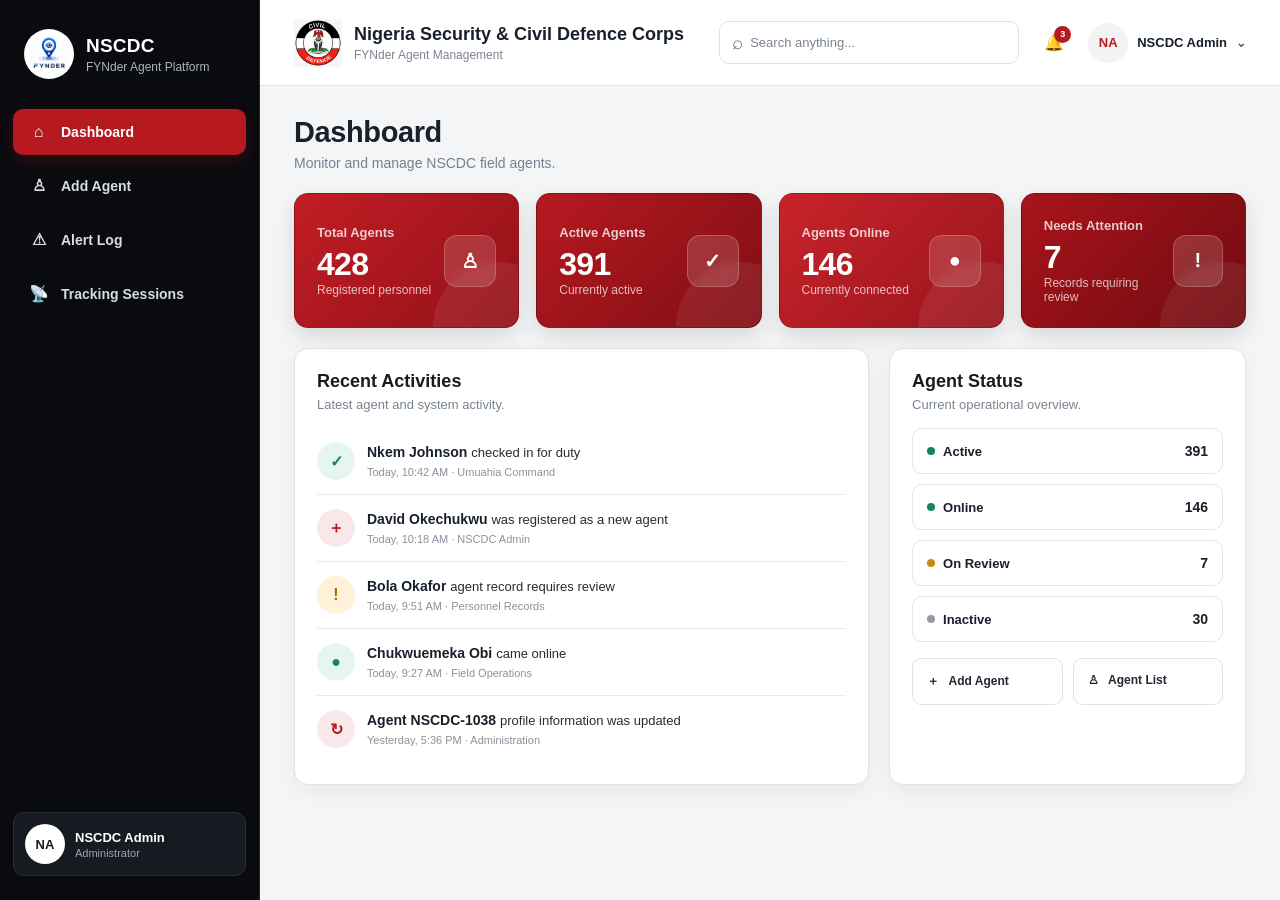
<file: dashboard.html>
<!doctype html>
<html lang="en">
<head>
  <meta charset="UTF-8">
  <meta name="viewport" content="width=device-width, initial-scale=1.0">

  <title>NSCDC FYNder — Dashboard</title>

  <link rel="stylesheet" href="styles.css">

  <style>
    /* --- Admin dropdown (header, top-right) — same pattern as agents.html --- */
    .top-user{ position: relative; cursor: pointer; user-select: none; }
    .top-user-menu{
      display: none;
      position: absolute;
      top: 100%;
      right: 0;
      margin-top: 10px;
      min-width: 150px;
      background: #fff;
      border: 1px solid #eee;
      border-radius: 10px;
      box-shadow: 0 10px 28px rgba(0,0,0,0.12);
      overflow: hidden;
      z-index: 60;
    }
    .top-user.open .top-user-menu{ display: block; }
    .top-user-menu a{
      display: block;
      padding: 10px 14px;
      font-size: 14px;
      color: #dc2626;
      text-decoration: none;
    }
    .top-user-menu a:hover{ background: #fef2f2; }

    /* --- Notification bell: vibrate + dropdown --- */
    .notification{ position: relative; cursor: pointer; }
    .notif-bell-icon{ display: inline-block; }
    @keyframes bellShake{
      0%,100%{ transform: rotate(0); }
      10%,30%,50%,70%{ transform: rotate(-14deg); }
      20%,40%,60%{ transform: rotate(14deg); }
      80%{ transform: rotate(-7deg); }
      90%{ transform: rotate(7deg); }
    }
    .notification.shake .notif-bell-icon{ animation: bellShake .6s ease-in-out; }
    .notif-menu{
      display: none;
      position: absolute;
      top: 100%;
      right: 0;
      margin-top: 12px;
      width: 270px;
      background: #fff;
      border: 1px solid #eee;
      border-radius: 12px;
      box-shadow: 0 10px 28px rgba(0,0,0,0.12);
      overflow: hidden;
      z-index: 70;
      cursor: default;
    }
    .notification.open .notif-menu{ display: block; }
    .notif-menu-header{
      padding: 10px 14px; font-size: 12px; font-weight: 700; letter-spacing: .03em;
      text-transform: uppercase; color: #999; border-bottom: 1px solid #f2f2f2;
    }
    .notif-item{
      display: flex; gap: 8px; align-items: flex-start; padding: 10px 14px;
      text-decoration: none; color: #1a1a1a; border-bottom: 1px solid #f7f7f7;
    }
    .notif-item:hover{ background: #fef2f2; }
    .notif-item .notif-icon{ font-size: 16px; margin-top: 1px; }
    .notif-item-title{ font-size: 13px; font-weight: 600; }
    .notif-item-sub{ font-size: 12px; color: #999; margin-top: 1px; }
    .notif-view-all{
      display: block; text-align: center; padding: 10px; font-size: 13px;
      font-weight: 600; color: #dc2626; text-decoration: none;
    }
    .notif-view-all:hover{ background: #fef2f2; }
  </style>

</head>

<body>

<div class="app">

  <!-- =========================
       SIDEBAR
  ========================== -->
  <aside class="sidebar">

    <div class="brand">
      <img
        src="fynder logo.png"
        alt="NSCDC Logo"
        class="brand-logo"
      >

      <div class="brand-text">
        <strong>NSCDC</strong>
        <span>FYNder Agent Platform</span>
      </div>
    </div>


    <!-- Navigation -->
    <nav class="nav">

      <a href="dashboard.html" class="nav-link active">
        <span class="nav-icon">⌂</span>
        <span>Dashboard</span>
      </a>

      <a href="agents.html" class="nav-link">
        <span class="nav-icon">♙</span>
        <span>Add Agent</span>
      </a>

      <a href="alerts.html" class="nav-link">
        <span class="nav-icon">⚠</span>
        <span>Alert Log</span>
      </a>

      <a href="tracking.html" class="nav-link">
        <span class="nav-icon">📡</span>
        <span>Tracking Sessions</span>
      </a>

    </nav>


    <!-- Sidebar bottom -->
    <div class="sidebar-bottom">

      <div class="admin-card">

        <div class="avatar">
          NA
        </div>

        <div class="admin-info">
          <strong>NSCDC Admin</strong>
          <span>Administrator</span>
        </div>

       

      </div>

      
        
      </a>

    </div>

  </aside>



  <!-- =========================
       MAIN AREA
  ========================== -->
  <main class="main">

    <!-- =========================
         TOP HEADER
    ========================== -->
    <header class="top-header">

      <div class="organization">

        <img
          src="nscdc-logo.png"
          alt="NSCDC"
          class="organization-logo"
        >

        <div class="organization-text">
          <strong>Nigeria Security &amp; Civil Defence Corps</strong>
          <span>FYNder Agent Management</span>
        </div>

      </div>


      <!-- Search -->
      <div class="top-search">
        <span class="search-icon">⌕</span>
        <span>Search anything...</span>
      </div>


      <!-- Notification -->
      <div class="notification" id="notifBell">

        <span class="notif-bell-icon">🔔</span>

        <span class="notification-badge" id="notifBadge">
          3
        </span>

        <div class="notif-menu" id="notifMenu">
          <div class="notif-menu-header">Recent reports</div>
          <a class="notif-item" href="alerts.html#ALT-00124">
            <span class="notif-icon">🏫</span>
            <div>
              <div class="notif-item-title">School Attack reported</div>
              <div class="notif-item-sub">Umuahia North · Critical · 10:42 AM</div>
            </div>
          </a>
          <a class="notif-item" href="alerts.html#ALT-00123">
            <span class="notif-icon">🧒</span>
            <div>
              <div class="notif-item-title">Missing Child reported</div>
              <div class="notif-item-sub">Aba South · High · 9:17 AM</div>
            </div>
          </a>
          <a class="notif-item" href="alerts.html#ALT-00121">
            <span class="notif-icon">🏫</span>
            <div>
              <div class="notif-item-title">School Attack reported</div>
              <div class="notif-item-sub">Ohafia · High · 8:30 AM</div>
            </div>
          </a>
          <a class="notif-view-all" href="alerts.html">View all alerts</a>
        </div>

      </div>


      <!-- User -->
      <div class="top-user" id="topUser">

        <div class="top-avatar">
          NA
        </div>

        <span class="top-user-name">
          NSCDC Admin
        </span>

        <span class="top-user-arrow">
          ⌄
        </span>

        <div class="top-user-menu" id="topUserMenu">
          <a href="#">⏻ Log out</a>
        </div>

      </div>

    </header>



    <!-- =========================
         PAGE CONTENT
    ========================== -->
    <section class="content">


      <!-- Page title -->
      <div class="page-title">

        <div>
          <h1>Dashboard</h1>

          <p>
            Monitor and manage NSCDC field agents.
          </p>
        </div>

      </div>



      <!-- =========================
           STATISTICS
      ========================== -->
      <div class="stats-grid">


        <!-- Total Agents -->
        <div class="stat-card stat-red-one">

          <div class="stat-content">

            <span class="stat-label">
              Total Agents
            </span>

            <strong class="stat-number">
              428
            </strong>

            <span class="stat-description">
              Registered personnel
            </span>

          </div>

          <div class="stat-icon">
            ♙
          </div>

        </div>



        <!-- Active Agents -->
        <div class="stat-card stat-red-two">

          <div class="stat-content">

            <span class="stat-label">
              Active Agents
            </span>

            <strong class="stat-number">
              391
            </strong>

            <span class="stat-description">
              Currently active
            </span>

          </div>

          <div class="stat-icon">
            ✓
          </div>

        </div>



        <!-- Online Agents -->
        <div class="stat-card stat-red-three">

          <div class="stat-content">

            <span class="stat-label">
              Agents Online
            </span>

            <strong class="stat-number">
              146
            </strong>

            <span class="stat-description">
              Currently connected
            </span>

          </div>

          <div class="stat-icon">
            ●
          </div>

        </div>



        <!-- Attention -->
        <div class="stat-card stat-red-four">

          <div class="stat-content">

            <span class="stat-label">
              Needs Attention
            </span>

            <strong class="stat-number">
              7
            </strong>

            <span class="stat-description">
              Records requiring review
            </span>

          </div>

          <div class="stat-icon">
            !
          </div>

        </div>

      </div>



      <!-- =========================
           DASHBOARD LOWER SECTION
      ========================== -->
      <div class="dashboard-grid">


        <!-- =========================
             RECENT ACTIVITIES
        ========================== -->
        <div class="dashboard-card">

          <div class="card-header">

            <div>
              <h2>Recent Activities</h2>

              <p>
                Latest agent and system activity.
              </p>
            </div>

          </div>


          <!-- Activity 1 -->
          <div class="activity-row">

            <div class="activity-icon activity-green">
              ✓
            </div>

            <div class="activity-content">

              <strong>
                Nkem Johnson
              </strong>

              <span>
                checked in for duty
              </span>

              <small>
                Today, 10:42 AM · Umuahia Command
              </small>

            </div>

          </div>


          <!-- Activity 2 -->
          <div class="activity-row">

            <div class="activity-icon activity-red">
              ＋
            </div>

            <div class="activity-content">

              <strong>
                David Okechukwu
              </strong>

              <span>
                was registered as a new agent
              </span>

              <small>
                Today, 10:18 AM · NSCDC Admin
              </small>

            </div>

          </div>


          <!-- Activity 3 -->
          <div class="activity-row">

            <div class="activity-icon activity-amber">
              !
            </div>

            <div class="activity-content">

              <strong>
                Bola Okafor
              </strong>

              <span>
                agent record requires review
              </span>

              <small>
                Today, 9:51 AM · Personnel Records
              </small>

            </div>

          </div>


          <!-- Activity 4 -->
          <div class="activity-row">

            <div class="activity-icon activity-green">
              ●
            </div>

            <div class="activity-content">

              <strong>
                Chukwuemeka Obi
              </strong>

              <span>
                came online
              </span>

              <small>
                Today, 9:27 AM · Field Operations
              </small>

            </div>

          </div>


          <!-- Activity 5 -->
          <div class="activity-row">

            <div class="activity-icon activity-red">
              ↻
            </div>

            <div class="activity-content">

              <strong>
                Agent NSCDC-1038
              </strong>

              <span>
                profile information was updated
              </span>

              <small>
                Yesterday, 5:36 PM · Administration
              </small>

            </div>

          </div>

        </div>



        <!-- =========================
             AGENT STATUS
        ========================== -->
        <div class="dashboard-card">

          <div class="card-header">

            <div>
              <h2>Agent Status</h2>

              <p>
                Current operational overview.
              </p>
            </div>

          </div>


          <!-- Active -->
          <div class="status-row">

            <div class="status-name">

              <span class="status-dot dot-green"></span>

              <span>
                Active
              </span>

            </div>

            <strong>
              391
            </strong>

          </div>


          <!-- Online -->
          <div class="status-row">

            <div class="status-name">

              <span class="status-dot dot-green"></span>

              <span>
                Online
              </span>

            </div>

            <strong>
              146
            </strong>

          </div>


          <!-- Review -->
          <div class="status-row">

            <div class="status-name">

              <span class="status-dot dot-amber"></span>

              <span>
                On Review
              </span>

            </div>

            <strong>
              7
            </strong>

          </div>


          <!-- Inactive -->
          <div class="status-row">

            <div class="status-name">

              <span class="status-dot dot-gray"></span>

              <span>
                Inactive
              </span>

            </div>

            <strong>
              30
            </strong>

          </div>


          <!-- Quick links -->
          <div class="quick-links">

            <a href="agents.html">
              ＋ &nbsp; Add Agent
            </a>

            <a href="agents.html">
              ♙ &nbsp; Agent List
            </a>

          </div>

        </div>

      </div>

    </section>

  </main>

</div>

<script>
  // Security/NSCDC Admin dropdown (header, top-right) — same behavior as agents.html
  var topUser = document.getElementById("topUser");
  if (topUser) {
    topUser.addEventListener("click", function(e){
      e.stopPropagation();
      topUser.classList.toggle("open");
    });
    // Close it when clicking anywhere else on the page
    document.addEventListener("click", function(){
      topUser.classList.remove("open");
    });
    // Prevent clicks inside the menu itself from closing it before the link fires
    var topUserMenu = document.getElementById("topUserMenu");
    if (topUserMenu) {
      topUserMenu.addEventListener("click", function(e){ e.stopPropagation(); });
    }
  }

  // Notification bell: dropdown + vibrate on new report
  var notifBell = document.getElementById("notifBell");
  var notifMenu = document.getElementById("notifMenu");
  if (notifBell) {
    notifBell.addEventListener("click", function(e){
      e.stopPropagation();
      notifBell.classList.toggle("open");
    });
    document.addEventListener("click", function(){
      notifBell.classList.remove("open");
    });
    if (notifMenu) {
      notifMenu.addEventListener("click", function(e){ e.stopPropagation(); });
    }
  }

  function shakeNotifBell(){
    if (!notifBell) return;
    notifBell.classList.add("shake");
    setTimeout(function(){ notifBell.classList.remove("shake"); }, 650);
  }

  // Simulates a new report coming in. Replace with a real trigger
  // (e.g. a websocket "new_alert" event) when this connects to a backend.
  setTimeout(shakeNotifBell, 3000);
  setInterval(shakeNotifBell, 20000);
</script>

</body>
</html>
</file>
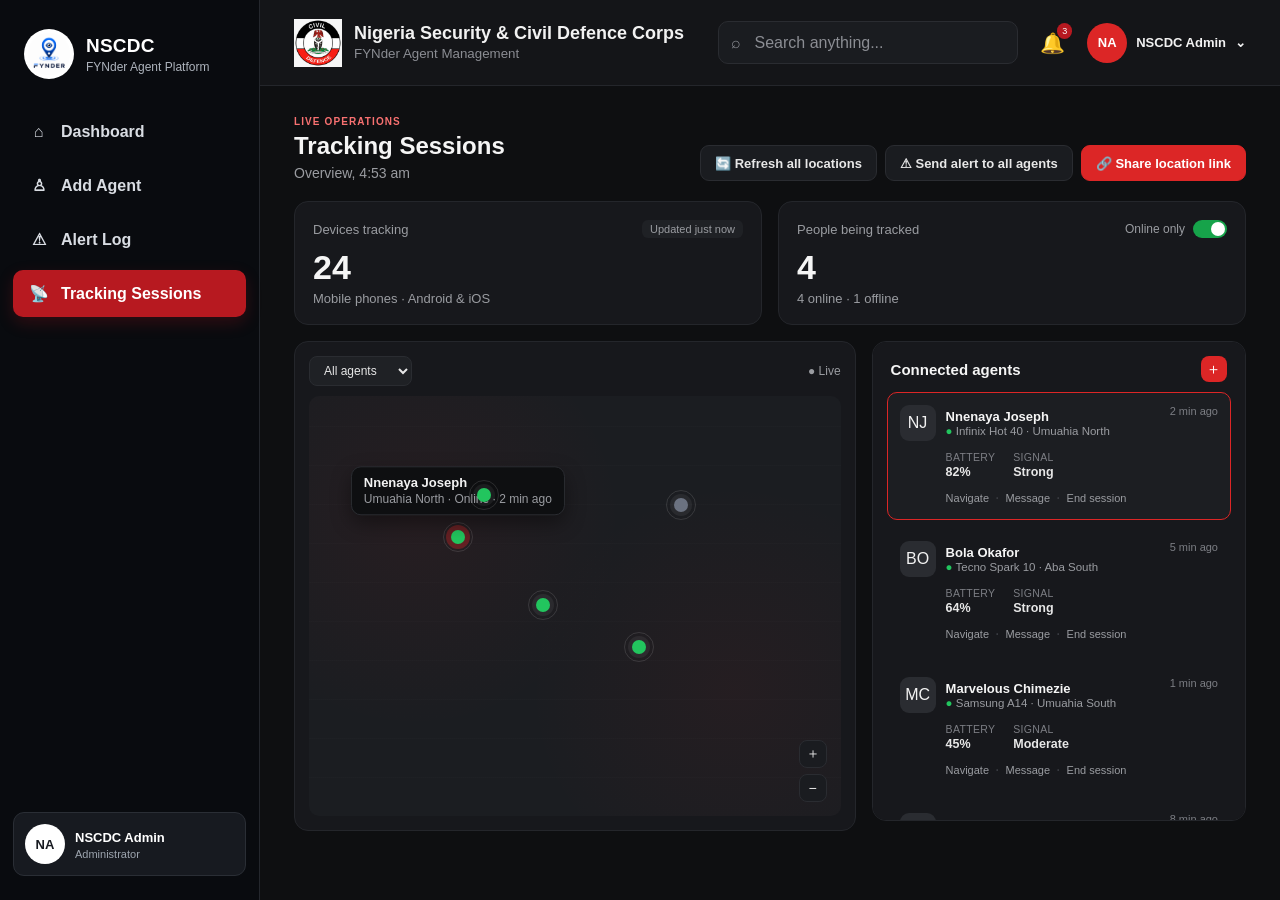
<file: tracking.html>
<!doctype html>
<html lang="en">
<head>
  <meta charset="UTF-8">
  <meta name="viewport" content="width=device-width, initial-scale=1.0">
  <title>NSCDC FYNder — Tracking Sessions</title>
  <link rel="stylesheet" href="styles.css">

  <style>
    /* ---------- shared header dropdowns (same pattern as other pages) ---------- */
    .top-user{ position: relative; cursor: pointer; user-select: none; }
    .top-user-menu{
      display: none; position: absolute; top: 100%; right: 0; margin-top: 10px;
      min-width: 150px; background: #1a1c20; border: 1px solid #2a2c31; border-radius: 10px;
      box-shadow: 0 10px 28px rgba(0,0,0,0.4); overflow: hidden; z-index: 60;
    }
    .top-user.open .top-user-menu{ display: block; }
    .top-user-menu a{ display: block; padding: 10px 14px; font-size: 14px; color: #f87171; text-decoration: none; }
    .top-user-menu a:hover{ background: #24262b; }

    .notif{ position: relative; cursor: pointer; }
    .notif-bell-icon{ display: inline-block; }
    @keyframes bellShake{
      0%,100%{ transform: rotate(0); }
      10%,30%,50%,70%{ transform: rotate(-14deg); }
      20%,40%,60%{ transform: rotate(14deg); }
      80%{ transform: rotate(-7deg); }
      90%{ transform: rotate(7deg); }
    }
    .notif.shake .notif-bell-icon{ animation: bellShake .6s ease-in-out; }
    .notif-menu{
      display: none; position: absolute; top: 100%; right: 0; margin-top: 12px; width: 270px;
      background: #1a1c20; border: 1px solid #2a2c31; border-radius: 12px;
      box-shadow: 0 10px 28px rgba(0,0,0,0.4); overflow: hidden; z-index: 70; cursor: default;
    }
    .notif.open .notif-menu{ display: block; }
    .notif-menu-header{
      padding: 10px 14px; font-size: 12px; font-weight: 700; letter-spacing: .03em;
      text-transform: uppercase; color: #8b8d93; border-bottom: 1px solid #24262b;
    }
    .notif-item{
      display: flex; gap: 8px; align-items: flex-start; padding: 10px 14px;
      text-decoration: none; color: #f2f2f2; border-bottom: 1px solid #24262b;
    }
    .notif-item:hover{ background: #24262b; }
    .notif-item .notif-icon{ font-size: 16px; margin-top: 1px; }
    .notif-item-title{ font-size: 13px; font-weight: 600; }
    .notif-item-sub{ font-size: 12px; color: #8b8d93; margin-top: 1px; }
    .notif-view-all{ display: block; text-align: center; padding: 10px; font-size: 13px; font-weight: 600; color: #f87171; text-decoration: none; }
    .notif-view-all:hover{ background: #24262b; }

    /* ---------- dark "ops" theme for this page only ---------- */
    .main{ background:#0e0f11 !important; }
    header{ background:#141518 !important; border-bottom:1px solid #24262b !important; }
    header .org b{ color:#f2f2f2 !important; }
    header .org small{ color:#8b8d93 !important; }
    header .search{ background:#1a1c20 !important; border:1px solid #2a2c31 !important; color:#8b8d93 !important; }
    header .notif{ color:#f2f2f2 !important; }
    header .top-user{ color:#f2f2f2 !important; }
    header .top-user .avatar{ background:#dc2626 !important; color:#fff !important; }

    .content{ color:#f2f2f2; }
    .track-title-row{ display:flex; justify-content:space-between; align-items:flex-end; flex-wrap:wrap; gap:14px; margin-bottom:20px; }
    .track-title-row .eyebrow{ color:#f87171; }
    .track-title-row h1{ color:#f5f5f5; margin:2px 0 4px 0; }
    .track-title-row .subtitle{ color:#9a9ca1; }

    .track-actions{ display:flex; gap:8px; flex-wrap:wrap; }
    .track-action-btn{
      display:flex; align-items:center; gap:6px; padding:0 14px; height:36px;
      background:#1a1c20; border:1px solid #2a2c31; color:#e7e7e7; border-radius:9px;
      font-size:13px; font-weight:600; cursor:pointer; white-space:nowrap;
    }
    .track-action-btn:hover{ background:#24262b; border-color:#3a3c42; }
    .track-action-btn.primary{ background:#dc2626; border-color:#dc2626; color:#fff; }
    .track-action-btn.primary:hover{ background:#b91c1c; }

    .track-stats{ display:grid; grid-template-columns: 1fr 1fr; gap:16px; margin-bottom:16px; }
    .track-stat-card{
      background:#17181c; border:1px solid #24262b; border-radius:14px; padding:18px;
    }
    .track-stat-top{ display:flex; justify-content:space-between; align-items:center; margin-bottom:10px; }
    .track-stat-label{ font-size:13px; color:#9a9ca1; }
    .track-stat-updated{ font-size:11px; background:#1f2125; color:#9a9ca1; padding:3px 8px; border-radius:6px; }
    .track-stat-number{ font-size:34px; font-weight:700; color:#f5f5f5; }

    .track-toggle{ display:flex; align-items:center; gap:8px; font-size:12px; color:#9a9ca1; }
    .track-switch{ width:34px; height:18px; border-radius:20px; background:#2a2c31; position:relative; cursor:pointer; flex-shrink:0; }
    .track-switch::after{ content:""; position:absolute; top:2px; left:2px; width:14px; height:14px; border-radius:50%; background:#fff; transition:left .15s ease; }
    .track-switch.on{ background:#16a34a; }
    .track-switch.on::after{ left:18px; }

    .track-grid{ display:grid; grid-template-columns: 1.5fr 1fr; gap:16px; align-items:start; }

    .track-map-card{
      background:#17181c; border:1px solid #24262b; border-radius:14px; padding:14px;
    }
    .track-map-head{ display:flex; justify-content:space-between; align-items:center; margin-bottom:10px; }
    .track-map-select{
      background:#1f2125; border:1px solid #2a2c31; color:#e7e7e7; font-size:12px;
      padding:6px 10px; border-radius:8px; cursor:pointer;
    }
    .track-map{
      position:relative; height:420px; border-radius:10px; overflow:hidden;
      background:
        radial-gradient(circle at 20% 30%, rgba(220,38,38,0.06), transparent 40%),
        radial-gradient(circle at 80% 70%, rgba(220,38,38,0.05), transparent 40%),
        repeating-linear-gradient(0deg, #1b1d21, #1b1d21 38px, #202226 39px),
        repeating-linear-gradient(90deg, #1b1d21, #1b1d21 38px, #202226 39px);
    }
    .track-pin{
      position:absolute; width:14px; height:14px; border-radius:50%;
      transform:translate(-50%, -50%); cursor:pointer;
      box-shadow:0 0 0 4px rgba(255,255,255,0.06);
    }
    .track-pin.online{ background:#22c55e; }
    .track-pin.offline{ background:#6b7280; }
    .track-pin::after{
      content:""; position:absolute; inset:-8px; border-radius:50%;
      border:1px solid rgba(255,255,255,0.12);
    }
    .track-pin.selected{ box-shadow:0 0 0 5px rgba(220,38,38,0.35); }

    .track-tooltip{
      position:absolute; transform:translate(-50%, -130%);
      background:#0e0f11; border:1px solid #2a2c31; border-radius:10px;
      padding:8px 12px; font-size:12px; color:#f2f2f2; white-space:nowrap;
      box-shadow:0 8px 20px rgba(0,0,0,0.4); pointer-events:none;
    }
    .track-tooltip .tt-name{ font-weight:700; font-size:13px; }
    .track-tooltip .tt-meta{ color:#9a9ca1; margin-top:2px; }

    .track-map-controls{ position:absolute; bottom:14px; right:14px; display:flex; flex-direction:column; gap:6px; }
    .track-map-controls span{
      width:28px; height:28px; background:#1a1c20; border:1px solid #2a2c31; color:#e7e7e7;
      border-radius:8px; display:flex; align-items:center; justify-content:center; font-size:14px;
    }

    .track-list-card{
      background:#17181c; border:1px solid #24262b; border-radius:14px; padding:14px;
      max-height:480px; overflow-y:auto;
    }
    .track-list-head{ display:flex; justify-content:space-between; align-items:center; margin-bottom:10px; padding:0 4px; }
    .track-list-head h2{ font-size:15px; color:#f5f5f5; margin:0; }
    .track-add-btn{
      width:26px; height:26px; border-radius:8px; background:#dc2626; color:#fff;
      display:flex; align-items:center; justify-content:center; font-size:15px; cursor:pointer; border:none;
    }

    .track-item{
      display:block; padding:12px; border-radius:10px; margin-bottom:8px;
      border:1px solid transparent; cursor:pointer;
    }
    .track-item:hover{ background:#1c1e22; }
    .track-item.selected{ background:#1c1e22; border-color:#dc2626; }
    .track-item-top{ display:flex; justify-content:space-between; align-items:flex-start; gap:8px; }
    .track-item-who{ display:flex; gap:10px; align-items:center; }
    .track-item-avatar{
      width:36px; height:36px; border-radius:9px; background:#2a2c31; color:#f2f2f2;
      display:flex; align-items:center; justify-content:center; font-size:16px; flex-shrink:0;
    }
    .track-item-name{ font-size:13px; font-weight:700; color:#f5f5f5; }
    .track-item-sub{ font-size:11.5px; color:#9a9ca1; margin-top:1px; }
    .track-item-time{ font-size:11px; color:#7c7e84; white-space:nowrap; }

    .track-item-stats{ display:flex; gap:18px; margin-top:10px; padding-left:46px; }
    .track-item-stat-label{ font-size:10.5px; color:#7c7e84; text-transform:uppercase; letter-spacing:.03em; }
    .track-item-stat-value{ font-size:12.5px; color:#e7e7e7; font-weight:600; margin-top:2px; }
    .track-item-stat-value.offline{ color:#6b7280; }

    .track-item-actions{ display:flex; gap:6px; margin-top:10px; padding-left:46px; }
    .track-mini-btn{
      font-size:11px; color:#9a9ca1; background:none; border:none; cursor:pointer; padding:2px 0;
    }
    .track-mini-btn:hover{ color:#f87171; }
    .track-mini-dot{ color:#3a3c42; }

    @media (max-width: 980px){
      .track-grid{ grid-template-columns: 1fr; }
      .track-stats{ grid-template-columns: 1fr; }
    }
  </style>
</head>

<body>

<div class="app">

  <!-- Sidebar -->
  <aside class="sidebar">
    <div class="brand">
      <img class="brand-logo" src="fynder logo.png" alt="NSCDC logo">
      <div>
        <b>NSCDC</b>
        <small>FYNder Agent Platform</small>
      </div>
    </div>

    <nav class="nav">
      <a href="dashboard.html"><span class="nav-icon">⌂</span>Dashboard</a>
      <a href="agents.html"><span class="nav-icon">♙</span>Add Agent</a>
      <a href="alerts.html"><span class="nav-icon">⚠</span>Alert Log</a>
      <a class="active" href="tracking.html"><span class="nav-icon">📡</span>Tracking Sessions</a>
    </nav>

    <div class="sidebar-bottom">
      <div class="admin">
        <div class="avatar">NA</div>
        <div>
          <b>NSCDC Admin</b>
          <small>Administrator</small>
        </div>
       
      </div>
      
    </div>
  </aside>

  <!-- Main -->
  <main class="main">
    <header>
      <div class="org">
        <img class="org-logo" src="nscdc-logo.png" alt="NSCDC logo">
        <div>
          <b>Nigeria Security &amp; Civil Defence Corps</b>
          <small>FYNder Agent Management</small>
        </div>
      </div>

      <div class="search">⌕ &nbsp; Search anything...</div>

      <div class="notif" id="notifBell">
        <span class="notif-bell-icon">🔔</span><i class="badge" id="notifBadge">3</i>
        <div class="notif-menu" id="notifMenu">
          <div class="notif-menu-header">Recent reports</div>
          <a class="notif-item" href="alerts.html">
            <span class="notif-icon">🏫</span>
            <div>
              <div class="notif-item-title">School Attack reported</div>
              <div class="notif-item-sub">Umuahia North · Critical · 10:42 AM</div>
            </div>
          </a>
          <a class="notif-item" href="alerts.html">
            <span class="notif-icon">🧒</span>
            <div>
              <div class="notif-item-title">Missing Child reported</div>
              <div class="notif-item-sub">Aba South · High · 9:17 AM</div>
            </div>
          </a>
          <a class="notif-view-all" href="alerts.html">View all alerts</a>
        </div>
      </div>

      <div class="top-user" id="topUser">
        <div class="avatar">NA</div>
        <span>NSCDC Admin</span>
        <span>⌄</span>
        <div class="top-user-menu" id="topUserMenu">
          <a href="dashboard.html">⏻ Log out</a>
        </div>
      </div>
    </header>

    <section class="content">

      <div class="track-title-row">
        <div>
          <div class="eyebrow">LIVE OPERATIONS</div>
          <h1>Tracking Sessions</h1>
          <p class="subtitle" id="liveClock">Overview, loading time…</p>
        </div>
        <div class="track-actions">
          <button class="track-action-btn" id="refreshBtn">🔄 Refresh all locations</button>
          <button class="track-action-btn" id="alertAllBtn">⚠ Send alert to all agents</button>
          <button class="track-action-btn primary" id="shareLinkBtn">🔗 Share location link</button>
        </div>
      </div>

      <div class="track-stats">
        <div class="track-stat-card">
          <div class="track-stat-top">
            <span class="track-stat-label">Devices tracking</span>
            <span class="track-stat-updated" id="deviceUpdated">Updated just now</span>
          </div>
          <div class="track-stat-number">24</div>
          <div class="track-stat-label" style="margin-top:4px;">Mobile phones · Android &amp; iOS</div>
        </div>

        <div class="track-stat-card">
          <div class="track-stat-top">
            <span class="track-stat-label">People being tracked</span>
            <div class="track-toggle">
              <span>Online only</span>
              <div class="track-switch on" id="onlineOnlyToggle"></div>
            </div>
          </div>
          <div class="track-stat-number" id="peopleTrackedNumber">18</div>
          <div class="track-stat-label" style="margin-top:4px;"><span id="peopleTrackedSub">18 online · 6 offline</span></div>
        </div>
      </div>

      <div class="track-grid">

        <!-- Map -->
        <div class="track-map-card">
          <div class="track-map-head">
            <select class="track-map-select">
              <option>All agents</option>
              <option>Online only</option>
              <option>Offline only</option>
            </select>
            <span style="font-size:12px; color:#9a9ca1;">● Live</span>
          </div>

          <div class="track-map" id="trackMap">
            <!-- pins injected by JS -->
          </div>
        </div>

        <!-- Connected agents -->
        <div class="track-list-card">
          <div class="track-list-head">
            <h2>Connected agents</h2>
            <button class="track-add-btn" title="Add device">＋</button>
          </div>
          <div id="trackList"><!-- items injected by JS --></div>
        </div>

      </div>

    </section>
  </main>
</div>

<script>
  var trackedAgents = [
    {
      id: "a1", name: "Nnenaya Joseph", rank: "Inspector · Operations", device: "Infinix Hot 40",
      status: "online", location: "Umuahia North", lastUpdate: "2 min ago",
      battery: "82%", signal: "Strong", x: 28, y: 32
    },
    {
      id: "a2", name: "Bola Okafor", rank: "Officer · Security", device: "Tecno Spark 10",
      status: "online", location: "Aba South", lastUpdate: "5 min ago",
      battery: "64%", signal: "Strong", x: 62, y: 58
    },
    {
      id: "a3", name: "Marvelous Chimezie", rank: "Inspector · Field Ops", device: "Samsung A14",
      status: "online", location: "Umuahia South", lastUpdate: "1 min ago",
      battery: "45%", signal: "Moderate", x: 44, y: 48
    },
    {
      id: "a4", name: "Ikenna James", rank: "Inspector · Operations", device: "Infinix Note 30",
      status: "online", location: "Umuahia North", lastUpdate: "8 min ago",
      battery: "91%", signal: "Strong", x: 33, y: 22
    },
    {
      id: "a5", name: "Fisher Oluebube", rank: "Inspector · Security", device: "Itel P40",
      status: "offline", location: "Umuahia", lastUpdate: "1 day ago",
      battery: "—", signal: "No signal", x: 70, y: 26
    },
    
  ];

  var selectedId = "a1";

  function initials(name){
    var parts = name.split(" ");
    return (parts[0][0] + (parts[1] ? parts[1][0] : "")).toUpperCase();
  }

  function renderMap(){
    var map = document.getElementById("trackMap");
    var html = "";
    trackedAgents.forEach(function(p){
      var cls = "track-pin " + p.status + (p.id === selectedId ? " selected" : "");
      html += '<div class="' + cls + '" style="left:' + p.x + '%; top:' + p.y + '%;" data-id="' + p.id + '"></div>';
      if (p.id === selectedId) {
        html += '<div class="track-tooltip" style="left:' + p.x + '%; top:' + p.y + '%;">' +
                  '<div class="tt-name">' + p.name + '</div>' +
                  '<div class="tt-meta">' + p.location + ' · ' + (p.status === "online" ? "Online" : "Offline") + ' · ' + p.lastUpdate + '</div>' +
                '</div>';
      }
    });
    html += '<div class="track-map-controls"><span>＋</span><span>−</span></div>';
    map.innerHTML = html;

    map.querySelectorAll(".track-pin").forEach(function(pin){
      pin.addEventListener("click", function(){
        selectedId = pin.getAttribute("data-id");
        renderMap();
        renderList();
      });
    });
  }

  function renderList(){
    var list = document.getElementById("trackList");
    var html = "";
    trackedAgents.forEach(function(p){
      var selectedCls = p.id === selectedId ? " selected" : "";
      var dotColor = p.status === "online" ? "#22c55e" : "#6b7280";
      html += '' +
        '<div class="track-item' + selectedCls + '" data-id="' + p.id + '">' +
          '<div class="track-item-top">' +
            '<div class="track-item-who">' +
              '<div class="track-item-avatar">' + initials(p.name) + '</div>' +
              '<div>' +
                '<div class="track-item-name">' + p.name + '</div>' +
                '<div class="track-item-sub"><span style="color:' + dotColor + ';">●</span> ' + p.device + ' · ' + p.location + '</div>' +
              '</div>' +
            '</div>' +
            '<div class="track-item-time">' + p.lastUpdate + '</div>' +
          '</div>' +
          '<div class="track-item-stats">' +
            '<div><div class="track-item-stat-label">Battery</div><div class="track-item-stat-value' + (p.status === "offline" ? " offline" : "") + '">' + p.battery + '</div></div>' +
            '<div><div class="track-item-stat-label">Signal</div><div class="track-item-stat-value' + (p.status === "offline" ? " offline" : "") + '">' + p.signal + '</div></div>' +
          '</div>' +
          '<div class="track-item-actions">' +
            '<button class="track-mini-btn" data-action="navigate">Navigate</button>' +
            '<span class="track-mini-dot">·</span>' +
            '<button class="track-mini-btn" data-action="message">Message</button>' +
            '<span class="track-mini-dot">·</span>' +
            '<button class="track-mini-btn" data-action="end">End session</button>' +
          '</div>' +
        '</div>';
    });
    list.innerHTML = html;

    list.querySelectorAll(".track-item").forEach(function(item){
      item.addEventListener("click", function(){
        selectedId = item.getAttribute("data-id");
        renderMap();
        renderList();
      });
    });
  }

  function updatePeopleStat(){
    var online = trackedAgents.filter(function(p){ return p.status === "online"; }).length;
    var offline = trackedAgents.length - online;
    var toggle = document.getElementById("onlineOnlyToggle");
    var onlineOnly = toggle.classList.contains("on");
    document.getElementById("peopleTrackedNumber").textContent = onlineOnly ? online : trackedAgents.length;
    document.getElementById("peopleTrackedSub").textContent = online + " online · " + offline + " offline";
  }

  document.getElementById("onlineOnlyToggle").addEventListener("click", function(){
    this.classList.toggle("on");
    updatePeopleStat();
  });

  function updateClock(){
    var now = new Date();
    var h = now.getHours();
    var m = now.getMinutes();
    var ampm = h >= 12 ? "pm" : "am";
    h = h % 12; if (h === 0) h = 12;
    var mStr = (m < 10 ? "0" : "") + m;
    document.getElementById("liveClock").textContent = "Overview, " + h + ":" + mStr + " " + ampm;
  }

  document.getElementById("refreshBtn").addEventListener("click", function(){
    var btn = this;
    btn.textContent = "🔄 Refreshing…";
    document.getElementById("deviceUpdated").textContent = "Updated just now";
    setTimeout(function(){ btn.textContent = "🔄 Refresh all locations"; }, 900);
  });

  document.getElementById("alertAllBtn").addEventListener("click", function(){
    alert("Alert sent to all " + trackedAgents.length + " tracked agents.");
  });

  document.getElementById("shareLinkBtn").addEventListener("click", function(){
    var btn = this;
    var dummyLink = window.location.href.replace(/tracking\.html.*$/, "") + "tracking.html?share=demo123";
    if (navigator.clipboard) {
      navigator.clipboard.writeText(dummyLink).then(function(){
        btn.textContent = "✓ Link copied";
        setTimeout(function(){ btn.textContent = "🔗 Share location link"; }, 1500);
      }).catch(function(){
        btn.textContent = "🔗 Share location link";
      });
    }
  });

  renderMap();
  renderList();
  updatePeopleStat();
  updateClock();
  setInterval(updateClock, 30000);

  // Header dropdowns (same behavior as other pages)
  var topUser = document.getElementById("topUser");
  if (topUser) {
    topUser.addEventListener("click", function(e){
      e.stopPropagation();
      topUser.classList.toggle("open");
    });
    document.addEventListener("click", function(){ topUser.classList.remove("open"); });
    var topUserMenu = document.getElementById("topUserMenu");
    if (topUserMenu) topUserMenu.addEventListener("click", function(e){ e.stopPropagation(); });
  }

  var notifBell = document.getElementById("notifBell");
  var notifMenu = document.getElementById("notifMenu");
  if (notifBell) {
    notifBell.addEventListener("click", function(e){
      e.stopPropagation();
      notifBell.classList.toggle("open");
    });
    document.addEventListener("click", function(){ notifBell.classList.remove("open"); });
    if (notifMenu) notifMenu.addEventListener("click", function(e){ e.stopPropagation(); });
  }

  function shakeNotifBell(){
    if (!notifBell) return;
    notifBell.classList.add("shake");
    setTimeout(function(){ notifBell.classList.remove("shake"); }, 650);
  }
  setTimeout(shakeNotifBell, 3000);
  setInterval(shakeNotifBell, 20000);
</script>

</body>
</html>
</file>
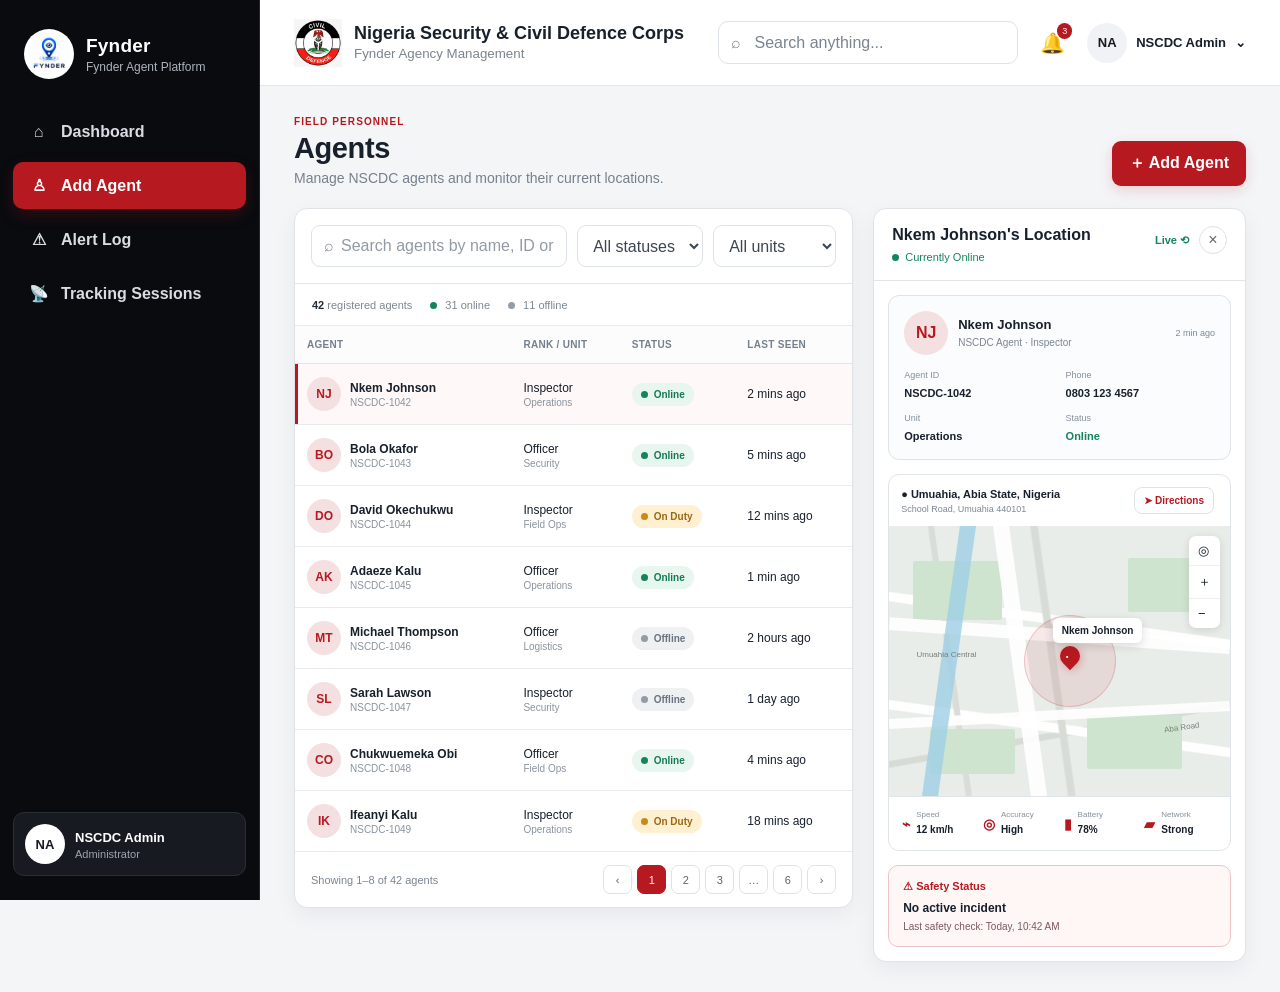
<file: html/agents.html>
<!doctype html>
<html lang="en">
<head>
  <meta charset="utf-8">
  <meta name="viewport" content="width=device-width, initial-scale=1">
  <title>NSCDC FYNder — Add Agent</title>
  <link rel="stylesheet" href="../css/styles.css">
  <style>
    /* --- Added for closeable location panel + clickable rows --- */
    .location-head{ position: relative; }
    .location-head-actions{ display:flex; align-items:center; gap:10px; }

    .close-location{
      width:28px; height:28px; border-radius:50%;
      border:1px solid #e2e2e2; background:#fff; color:#666;
      font-size:16px; line-height:1; cursor:pointer;
      display:flex; align-items:center; justify-content:center;
      transition: background .15s ease, color .15s ease, border-color .15s ease;
    }
    .close-location:hover{ background:#fee2e2; color:#dc2626; border-color:#fca5a5; }

    /* When the layout has "list-only", hide the panel and let the list take full width */
    .agent-layout.list-only .location-panel{ display:none !important; }
    .agent-layout.list-only{ grid-template-columns: 1fr !important; }

    /* Make agent names look clickable */
    .person b{ cursor:pointer; }
    .person b:hover{ text-decoration:underline; color:#dc2626; }

    /* --- Security Admin dropdown (header, top-right) --- */
    .top-user{ position: relative; cursor: pointer; user-select: none; }
    .top-user .top-logout{ display: none; }
    .top-user-menu{
      display: none;
      position: absolute;
      top: 100%;
      right: 0;
      margin-top: 10px;
      min-width: 150px;
      background: #fff;
      border: 1px solid #eee;
      border-radius: 10px;
      box-shadow: 0 10px 28px rgba(0,0,0,0.12);
      overflow: hidden;
      z-index: 60;
    }
    .top-user.open .top-user-menu{ display: block; }
    .top-user-menu a{
      display: block;
      padding: 10px 14px;
      font-size: 14px;
      color: #dc2626;
      text-decoration: none;
    }
    .top-user-menu a:hover{ background: #fef2f2; }

    /* --- Notification bell: vibrate + dropdown --- */
    .notif{ position: relative; cursor: pointer; }
    .notif-bell-icon{ display: inline-block; }
    @keyframes bellShake{
      0%,100%{ transform: rotate(0); }
      10%,30%,50%,70%{ transform: rotate(-14deg); }
      20%,40%,60%{ transform: rotate(14deg); }
      80%{ transform: rotate(-7deg); }
      90%{ transform: rotate(7deg); }
    }
    .notif.shake .notif-bell-icon{ animation: bellShake .6s ease-in-out; }
    .notif-menu{
      display: none;
      position: absolute;
      top: 100%;
      right: 0;
      margin-top: 12px;
      width: 270px;
      background: #fff;
      border: 1px solid #eee;
      border-radius: 12px;
      box-shadow: 0 10px 28px rgba(0,0,0,0.12);
      overflow: hidden;
      z-index: 70;
      cursor: default;
    }
    .notif.open .notif-menu{ display: block; }
    .notif-menu-header{
      padding: 10px 14px; font-size: 12px; font-weight: 700; letter-spacing: .03em;
      text-transform: uppercase; color: #999; border-bottom: 1px solid #f2f2f2;
    }
    .notif-item{
      display: flex; gap: 8px; align-items: flex-start; padding: 10px 14px;
      text-decoration: none; color: #1a1a1a; border-bottom: 1px solid #f7f7f7;
    }
    .notif-item:hover{ background: #fef2f2; }
    .notif-item .notif-icon{ font-size: 16px; margin-top: 1px; }
    .notif-item-title{ font-size: 13px; font-weight: 600; }
    .notif-item-sub{ font-size: 12px; color: #999; margin-top: 1px; }
    .notif-view-all{
      display: block; text-align: center; padding: 10px; font-size: 13px;
      font-weight: 600; color: #dc2626; text-decoration: none;
    }
    .notif-view-all:hover{ background: #fef2f2; }
  </style>
</head>
<body>

<div class="app">

  <!-- CSS-only modals -->
  <input class="modal-toggle" id="addModal" type="checkbox">
  <div class="modal-backdrop">
    <div class="modal add-modal">
      <div class="modal-head">
        <div>
          <div class="eyebrow">NSCDC PERSONNEL</div>
          <h2>Register New Agent</h2>
          <p>Create a new field personnel record.</p>
        </div>
        <label class="close" for="addModal">×</label>
      </div>

      <div class="form-grid">
        <div class="field"><label>First Name</label><input placeholder="Enter first name"></div>
        <div class="field"><label>Last Name</label><input placeholder="Enter last name"></div>
        <div class="field"><label>Agent ID</label><input placeholder="NSCDC-1042"></div>
        <div class="field"><label>Rank</label>
          <select><option>Select rank</option><option>Officer</option><option>Inspector</option><option>Superintendent</option><option>Chief Superintendent</option></select>
        </div>
        <div class="field"><label>Unit / Division</label><input placeholder="Enter unit or division"></div>
        <div class="field"><label>Phone</label><input placeholder="0800 000 0000"></div>
        <div class="field"><label>State Command</label><input placeholder="Enter command"></div>
        <div class="field"><label>LGA</label><input placeholder="Enter LGA"></div>
        <div class="field full"><label>Official Address</label><input placeholder="Enter official address"></div>
      </div>

      <div class="modal-actions">
        <label class="btn cancel" for="addModal">Cancel</label>
        <label class="btn red-btn" for="addModal">Register Agent</label>
      </div>
    </div>
  </div>

  <input class="modal-toggle" id="editModal" type="checkbox">
  <div class="modal-backdrop">
    <div class="modal edit-modal">
      <div class="modal-head">
        <div>
          <div class="eyebrow">AGENT PROFILE</div>
          <h2>Edit Agent</h2>
          <p>Update personnel information and review the current field location.</p>
        </div>
        <label class="close" for="editModal">×</label>
      </div>

      <div class="edit-layout">
        <div class="form-grid">
          <div class="field"><label>First Name</label><input value="Nkem"></div>
          <div class="field"><label>Last Name</label><input value="Johnson"></div>
          <div class="field"><label>Agent ID</label><input value="NSCDC-1042"></div>
          <div class="field"><label>Rank</label>
            <select><option selected>Inspector</option><option>Officer</option><option>Superintendent</option></select>
          </div>
          <div class="field"><label>Unit / Division</label><input value="Operations"></div>
          <div class="field"><label>Phone</label><input value="0803 123 4567"></div>
          <div class="field"><label>State Command</label><input value="Abia State Command"></div>
          <div class="field"><label>LGA</label><input value="Umuahia North"></div>
          <div class="field full"><label>Address</label><input value="School Road, Umuahia"></div>
        </div>

        <div class="edit-map-card">
          <div class="edit-map-head">
            <div>
              <strong>Current Location</strong>
              <small>Umuahia, Abia State</small>
            </div>
            <span class="live-pill"><span></span>Live</span>
          </div>
          <div class="map compact-map">
            <div class="map-road road-a"></div>
            <div class="map-road road-b"></div>
            <div class="map-block block-a"></div>
            <div class="map-block block-b"></div>
            <div class="map-block block-c"></div>
            <div class="map-water"></div>
            <div class="accuracy-ring"></div>
            <div class="pin"><span>•</span></div>
            <div class="map-label">Nkem Johnson</div>
            <div class="map-controls"><span>◎</span><span>＋</span><span>−</span></div>
          </div>
          <div class="edit-location-meta">
            <span>12 km/h</span>
            <span>78% battery</span>
            <span>Strong network</span>
          </div>
        </div>
      </div>

      <div class="modal-actions">
        <label class="btn cancel" for="editModal">Cancel</label>
        <label class="btn red-btn" for="editModal">Save Changes</label>
      </div>
    </div>
  </div>

  <!-- Sidebar -->
  <aside class="sidebar">
    <div class="brand">
      <img class="brand-logo" src="/assets/fynder logo.png" alt="NSCDC logo">
      <div>
        <b>Fynder</b>
        <small>Fynder Agent Platform</small>
      </div>
    </div>

    <nav class="nav">
      <a href="../index.html"><span class="nav-icon">⌂</span>Dashboard</a>
      <a class="active" href="#"><span class="nav-icon">♙</span>Add Agent</a>
      <a href="alerts.html"><span class="nav-icon">⚠</span>Alert Log</a>
      <a href="tracking.html"><span class="nav-icon">📡</span>Tracking Sessions</a>
    </nav>

    <div class="sidebar-bottom">
      <div class="admin">
        <div class="avatar">NA</div>
        <div>
          <b>NSCDC Admin</b>
          <small>Administrator</small>
        </div>
       
      </div>
     
    </div>
  </aside>

  <!-- Main -->
  <main class="main">
    <header>
      <div class="org">
        <img class="org-logo" src="/assets/nscdc-logo.png" alt="NSCDC logo">
        <div>
          <b>Nigeria Security &amp; Civil Defence Corps</b>
          <small>Fynder Agency Management</small>
        </div>
      </div>

      <div class="search">⌕ &nbsp; Search anything...</div>

      <div class="notif" id="notifBell">
        <span class="notif-bell-icon">🔔</span><i class="badge" id="notifBadge">3</i>
        <div class="notif-menu" id="notifMenu">
          <div class="notif-menu-header">Recent reports</div>
          <a class="notif-item" href="alerts.html#ALT-00124">
            <span class="notif-icon">🏫</span>
            <div>
              <div class="notif-item-title">School Attack reported</div>
              <div class="notif-item-sub">Umuahia North · Critical · 10:42 AM</div>
            </div>
          </a>
          <a class="notif-item" href="alerts.html#ALT-00123">
            <span class="notif-icon">🧒</span>
            <div>
              <div class="notif-item-title">Missing Child reported</div>
              <div class="notif-item-sub">Aba South · High · 9:17 AM</div>
            </div>
          </a>
          <a class="notif-item" href="alerts.html#ALT-00121">
            <span class="notif-icon">🏫</span>
            <div>
              <div class="notif-item-title">School Attack reported</div>
              <div class="notif-item-sub">Ohafia · High · 8:30 AM</div>
            </div>
          </a>
          <a class="notif-view-all" href="alerts.html">View all alerts</a>
        </div>
      </div>

      <div class="top-user" id="topUser">
        <div class="avatar">NA</div>
        <span>NSCDC Admin</span>
        <span>⌄</span>
        <div class="top-user-menu" id="topUserMenu">
          <a href="../index.html">⏻ Log out</a>
        </div>
      </div>
    </header>

    <section class="content">
      <div class="title-row">
        <div>
          <div class="eyebrow">FIELD PERSONNEL</div>
          <h1>Agents</h1>
          <p class="subtitle">Manage NSCDC agents and monitor their current locations.</p>
        </div>
        <label for="addModal" class="btn red-btn">＋ Add Agent</label>
      </div>

      <div class="agent-layout" id="agentLayout">

        <!-- Agent list -->
        <div class="card agent-card">
          <div class="toolbar">
            <div class="input-wrap">
              <span>⌕</span>
              <input class="input" id="agentSearchInput" placeholder="Search agents by name, ID or phone...">
            </div>
            <select class="select" id="agentStatusFilter">
              <option value="all">All statuses</option>
              <option value="online">Online</option>
              <option value="onduty">On Duty</option>
              <option value="offline">Offline</option>
            </select>
            <select class="select" id="agentUnitFilter">
              <option value="all">All units</option>
              <option value="Operations">Operations</option>
              <option value="Security">Security</option>
              <option value="Field Ops">Field Ops</option>
              <option value="Logistics">Logistics</option>
            </select>
          </div>

          <div class="list-summary">
            <span><strong>42</strong> registered agents</span>
            <span><span class="tiny-green"></span> 31 online</span>
            <span><span class="tiny-gray"></span> 11 offline</span>
          </div>

          <div class="mobile-scroll">
            <table class="table">
              <thead>
                <tr>
                  <th>AGENT</th>
                  <th>RANK / UNIT</th>
                  <th>STATUS</th>
                  <th>LAST SEEN</th>
                  <th>ACTIONS</th>
                </tr>
              </thead>
              <tbody id="agentTableBody">
                <tr class="selected-row" data-agent="NSCDC-1042" data-status="online" data-unit="Operations">
                  <td>
                    <div class="person">
                      <div class="mini">NJ</div>
                      <div><b>Nkem Johnson</b><small>NSCDC-1042</small></div>
                    </div>
                  </td>
                  <td>Inspector<br><small>Operations</small></td>
                  <td><span class="pill green"><span class="dot green-dot"></span>Online</span></td>
                  <td>2 mins ago</td>
                  <td class="actions">
                    <a class="action-btn" href="#location">⌖ View Location</a>
                    <label class="action-btn" for="editModal">Edit</label>
                  </td>
                </tr>

                <tr data-agent="NSCDC-1043" data-status="online" data-unit="Security">
                  <td><div class="person"><div class="mini">BO</div><div><b>Bola Okafor</b><small>NSCDC-1043</small></div></div></td>
                  <td>Officer<br><small>Security</small></td>
                  <td><span class="pill green"><span class="dot green-dot"></span>Online</span></td>
                  <td>5 mins ago</td>
                  <td class="actions"><a class="action-btn" href="#location">⌖ View Location</a><label class="action-btn" for="editModal">Edit</label></td>
                </tr>

                <tr data-agent="NSCDC-1044" data-status="onduty" data-unit="Field Ops">
                  <td><div class="person"><div class="mini">DO</div><div><b>David Okechukwu</b><small>NSCDC-1044</small></div></div></td>
                  <td>Inspector<br><small>Field Ops</small></td>
                  <td><span class="pill amber"><span class="dot amber-dot"></span>On Duty</span></td>
                  <td>12 mins ago</td>
                  <td class="actions"><a class="action-btn" href="#location">⌖ View Location</a><label class="action-btn" for="editModal">Edit</label></td>
                </tr>

                <tr data-agent="NSCDC-1045" data-status="online" data-unit="Operations">
                  <td><div class="person"><div class="mini">AK</div><div><b>Adaeze Kalu</b><small>NSCDC-1045</small></div></div></td>
                  <td>Officer<br><small>Operations</small></td>
                  <td><span class="pill green"><span class="dot green-dot"></span>Online</span></td>
                  <td>1 min ago</td>
                  <td class="actions"><a class="action-btn" href="#location">⌖ View Location</a><label class="action-btn" for="editModal">Edit</label></td>
                </tr>

                <tr data-agent="NSCDC-1046" data-status="offline" data-unit="Logistics">
                  <td><div class="person"><div class="mini">MT</div><div><b>Michael Thompson</b><small>NSCDC-1046</small></div></div></td>
                  <td>Officer<br><small>Logistics</small></td>
                  <td><span class="pill gray"><span class="dot gray-dot"></span>Offline</span></td>
                  <td>2 hours ago</td>
                  <td class="actions"><a class="action-btn" href="#location">⌖ View Location</a><label class="action-btn" for="editModal">Edit</label></td>
                </tr>

                <tr data-agent="NSCDC-1047" data-status="offline" data-unit="Security">
                  <td><div class="person"><div class="mini">SL</div><div><b>Sarah Lawson</b><small>NSCDC-1047</small></div></div></td>
                  <td>Inspector<br><small>Security</small></td>
                  <td><span class="pill gray"><span class="dot gray-dot"></span>Offline</span></td>
                  <td>1 day ago</td>
                  <td class="actions"><a class="action-btn" href="#location">⌖ View Location</a><label class="action-btn" for="editModal">Edit</label></td>
                </tr>

                <tr data-agent="NSCDC-1048" data-status="online" data-unit="Field Ops">
                  <td><div class="person"><div class="mini">CO</div><div><b>Chukwuemeka Obi</b><small>NSCDC-1048</small></div></div></td>
                  <td>Officer<br><small>Field Ops</small></td>
                  <td><span class="pill green"><span class="dot green-dot"></span>Online</span></td>
                  <td>4 mins ago</td>
                  <td class="actions"><a class="action-btn" href="#location">⌖ View Location</a><label class="action-btn" for="editModal">Edit</label></td>
                </tr>

                <tr data-agent="NSCDC-1049" data-status="onduty" data-unit="Operations">
                  <td><div class="person"><div class="mini">IK</div><div><b>Ifeanyi Kalu</b><small>NSCDC-1049</small></div></div></td>
                  <td>Inspector<br><small>Operations</small></td>
                  <td><span class="pill amber"><span class="dot amber-dot"></span>On Duty</span></td>
                  <td>18 mins ago</td>
                  <td class="actions"><a class="action-btn" href="#location">⌖ View Location</a><label class="action-btn" for="editModal">Edit</label></td>
                </tr>
              </tbody>
            </table>
          </div>

          <div class="pagination">
            <span>Showing 1–8 of 42 agents</span>
            <div><button>‹</button><button class="current">1</button><button>2</button><button>3</button><button>…</button><button>6</button><button>›</button></div>
          </div>
        </div>

        <!-- Location panel -->
        <div class="card location-panel" id="location">
          <div class="location-head">
            <div>
              <h2 id="locTitle">Nkem Johnson's Location</h2>
              <div class="online"><span class="live-dot" id="locOnlineDot"></span> <span id="locOnlineText">Currently Online</span></div>
            </div>
            <div class="location-head-actions">
              <span class="live-label">Live ⟲</span>
              <button type="button" class="close-location" id="closeLocationBtn" aria-label="Close location panel" title="Close">×</button>
            </div>
          </div>

          <div class="profile-box">
            <div class="profile-main">
              <div class="large-avatar" id="locAvatar">NJ</div>
              <div>
                <b id="locName">Nkem Johnson</b>
                <small id="locRole">NSCDC Agent · Inspector</small>
              </div>
              <span class="profile-sync" id="locSync">2 min ago</span>
            </div>

            <div class="info-grid">
              <div><label>Agent ID</label><strong id="locId">NSCDC-1042</strong></div>
              <div><label>Phone</label><strong id="locPhone">0803 123 4567</strong></div>
              <div><label>Unit</label><strong id="locUnit">Operations</strong></div>
              <div><label>Status</label><strong class="green-text" id="locStatus">Online</strong></div>
            </div>
          </div>

          <div class="map-card">
            <div class="map-top">
              <div>
                <b id="locCity">● Umuahia, Abia State, Nigeria</b>
                <span id="locAddress">School Road, Umuahia 440101</span>
              </div>
              <button class="action-btn">➤ Directions</button>
            </div>

            <div class="map">
              <div class="map-road road-a"></div>
              <div class="map-road road-b"></div>
              <div class="map-road road-c"></div>
              <div class="map-block block-a"></div>
              <div class="map-block block-b"></div>
              <div class="map-block block-c"></div>
              <div class="map-block block-d"></div>
              <div class="map-water"></div>
              <div class="accuracy-ring"></div>
              <div class="pin"><span>•</span></div>
              <div class="map-label" id="locMapLabel">Nkem Johnson</div>
              <div class="map-controls"><span>◎</span><span>＋</span><span>−</span></div>
              <div class="map-road-label">Umuahia Central</div>
              <div class="map-road-label road-label-2">Aba Road</div>
            </div>

            <div class="location-stats">
              <div class="loc-stat"><span class="stat-symbol">⌁</span><div><small>Speed</small><b id="locSpeed">12 km/h</b></div></div>
              <div class="loc-stat"><span class="stat-symbol">◎</span><div><small>Accuracy</small><b id="locAccuracy">High</b></div></div>
              <div class="loc-stat"><span class="stat-symbol">▮</span><div><small>Battery</small><b id="locBattery">78%</b></div></div>
              <div class="loc-stat"><span class="stat-symbol">▰</span><div><small>Network</small><b id="locNetwork">Strong</b></div></div>
            </div>
          </div>

          <div class="case">
            <div class="case-title"><span>⚠</span> Safety Status</div>
            <strong>No active incident</strong>
            <p>Last safety check: Today, 10:42 AM</p>
          </div>
        </div>

      </div>
    </section>
  </main>
</div>

<script>
  // Mock per-agent data. In a real app this would come from your backend.
  var agentData = {
    "NSCDC-1042": { name:"Nkem Johnson", avatar:"NJ", rank:"Inspector", unit:"Operations", phone:"0803 123 4567", status:"online", lastSeen:"2 min ago", city:"Umuahia, Abia State, Nigeria", address:"School Road, Umuahia 440101", speed:"12 km/h", accuracy:"High", battery:"78%", network:"Strong" },
    "NSCDC-1043": { name:"Bola Okafor", avatar:"BO", rank:"Officer", unit:"Security", phone:"0805 234 5678", status:"online", lastSeen:"5 min ago", city:"Aba, Abia State, Nigeria", address:"Faulks Road, Aba 453101", speed:"8 km/h", accuracy:"High", battery:"64%", network:"Strong" },
    "NSCDC-1044": { name:"David Okechukwu", avatar:"DO", rank:"Inspector", unit:"Field Ops", phone:"0807 345 6789", status:"onduty", lastSeen:"12 min ago", city:"Umuahia, Abia State, Nigeria", address:"Library Avenue, Umuahia 440101", speed:"0 km/h", accuracy:"Medium", battery:"45%", network:"Moderate" },
    "NSCDC-1045": { name:"Adaeze Kalu", avatar:"AK", rank:"Officer", unit:"Operations", phone:"0809 456 7890", status:"online", lastSeen:"1 min ago", city:"Umuahia, Abia State, Nigeria", address:"Ikot Ekpene Road, Umuahia 440101", speed:"20 km/h", accuracy:"High", battery:"91%", network:"Strong" },
    "NSCDC-1046": { name:"Michael Thompson", avatar:"MT", rank:"Officer", unit:"Logistics", phone:"0812 567 8901", status:"offline", lastSeen:"2 hours ago", city:"Umuahia, Abia State, Nigeria", address:"Last known: Ogurube Street", speed:"0 km/h", accuracy:"Low", battery:"12%", network:"No signal" },
    "NSCDC-1047": { name:"Sarah Lawson", avatar:"SL", rank:"Inspector", unit:"Security", phone:"0813 678 9012", status:"offline", lastSeen:"1 day ago", city:"Umuahia, Abia State, Nigeria", address:"Last known: Bank Road", speed:"0 km/h", accuracy:"Low", battery:"0%", network:"No signal" },
    "NSCDC-1048": { name:"Chukwuemeka Obi", avatar:"CO", rank:"Officer", unit:"Field Ops", phone:"0816 789 0123", status:"online", lastSeen:"4 min ago", city:"Umuahia, Abia State, Nigeria", address:"Mission Hill Road, Umuahia 440101", speed:"15 km/h", accuracy:"High", battery:"70%", network:"Strong" },
    "NSCDC-1049": { name:"Ifeanyi Kalu", avatar:"IK", rank:"Inspector", unit:"Operations", phone:"0817 890 1234", status:"onduty", lastSeen:"18 min ago", city:"Umuahia, Abia State, Nigeria", address:"Government House Road, Umuahia 440101", speed:"5 km/h", accuracy:"Medium", battery:"55%", network:"Moderate" }
  };

  function statusColor(status){
    if (status === "online") return "#16a34a";
    if (status === "onduty") return "#d97706";
    return "#6b7280";
  }

  function statusLabel(status){
    if (status === "online") return "Online";
    if (status === "onduty") return "On Duty";
    return "Offline";
  }

  function onlineLineLabel(status){
    if (status === "online") return "Currently Online";
    if (status === "onduty") return "Currently On Duty";
    return "Currently Offline";
  }

  function renderLocation(agentId){
    var data = agentData[agentId];
    if (!data) return;

    document.getElementById("locName").textContent = data.name;
    document.getElementById("locAvatar").textContent = data.avatar;
    document.getElementById("locRole").textContent = "NSCDC Agent · " + data.rank;
    document.getElementById("locSync").textContent = data.lastSeen;
    document.getElementById("locId").textContent = agentId;
    document.getElementById("locPhone").textContent = data.phone;
    document.getElementById("locUnit").textContent = data.unit;

    var statusEl = document.getElementById("locStatus");
    statusEl.textContent = statusLabel(data.status);
    statusEl.style.color = statusColor(data.status);

    document.getElementById("locTitle").textContent = data.name + "'s Location";
    document.getElementById("locOnlineText").textContent = onlineLineLabel(data.status);
    document.getElementById("locOnlineDot").style.background = statusColor(data.status);

    document.getElementById("locCity").textContent = "● " + data.city;
    document.getElementById("locAddress").textContent = data.address;
    document.getElementById("locMapLabel").textContent = data.name;

    document.getElementById("locSpeed").textContent = data.speed;
    document.getElementById("locAccuracy").textContent = data.accuracy;
    document.getElementById("locBattery").textContent = data.battery;
    document.getElementById("locNetwork").textContent = data.network;

    // Highlight the selected row
    document.querySelectorAll(".table tbody tr").forEach(function(tr){
      tr.classList.remove("selected-row");
    });
    var row = document.querySelector('tr[data-agent="' + agentId + '"]');
    if (row) row.classList.add("selected-row");

    // Make sure the panel is visible
    var layout = document.getElementById("agentLayout");
    layout.classList.remove("list-only");

    // Bring the panel into view (useful on mobile / narrow screens)
    document.getElementById("location").scrollIntoView({ behavior: "smooth", block: "start" });
  }

  document.querySelectorAll(".table tbody tr").forEach(function(tr){
    var agentId = tr.getAttribute("data-agent");

    var nameEl = tr.querySelector(".person b");
    if (nameEl) {
      nameEl.addEventListener("click", function(){ renderLocation(agentId); });
    }

    var viewBtn = tr.querySelector('a.action-btn[href="#location"]');
    if (viewBtn) {
      viewBtn.addEventListener("click", function(e){
        e.preventDefault();
        renderLocation(agentId);
      });
    }
  });

  var closeBtn = document.getElementById("closeLocationBtn");
  if (closeBtn) {
    closeBtn.addEventListener("click", function(){
      document.getElementById("agentLayout").classList.add("list-only");
    });
  }

  // Live search + status/unit filters for the agent table
  function applyAgentFilters(){
    var search = (document.getElementById("agentSearchInput").value || "").trim().toLowerCase();
    var statusVal = document.getElementById("agentStatusFilter").value;
    var unitVal = document.getElementById("agentUnitFilter").value;
    var rows = document.querySelectorAll("#agentTableBody tr[data-agent]");
    var visibleCount = 0;

    rows.forEach(function(tr){
      var matchesSearch = !search || tr.textContent.toLowerCase().indexOf(search) !== -1;
      var matchesStatus = statusVal === "all" || tr.getAttribute("data-status") === statusVal;
      var matchesUnit = unitVal === "all" || tr.getAttribute("data-unit") === unitVal;
      var show = matchesSearch && matchesStatus && matchesUnit;
      tr.style.display = show ? "" : "none";
      if (show) visibleCount++;
    });

    var noResultsRow = document.getElementById("noAgentResultsRow");
    if (visibleCount === 0) {
      if (!noResultsRow) {
        noResultsRow = document.createElement("tr");
        noResultsRow.id = "noAgentResultsRow";
        noResultsRow.innerHTML = '<td colspan="5" style="text-align:center; color:#999; padding:24px;">No agents match your search or filters.</td>';
        document.getElementById("agentTableBody").appendChild(noResultsRow);
      }
    } else if (noResultsRow) {
      noResultsRow.remove();
    }
  }

  document.getElementById("agentSearchInput").addEventListener("input", applyAgentFilters);
  document.getElementById("agentStatusFilter").addEventListener("change", applyAgentFilters);
  document.getElementById("agentUnitFilter").addEventListener("change", applyAgentFilters);

  // Security Admin dropdown (header, top-right)
  var topUser = document.getElementById("topUser");
  if (topUser) {
    topUser.addEventListener("click", function(e){
      e.stopPropagation();
      topUser.classList.toggle("open");
    });
    // Close it when clicking anywhere else on the page
    document.addEventListener("click", function(){
      topUser.classList.remove("open");
    });
    // Prevent clicks inside the menu itself from closing it before the link fires
    var topUserMenu = document.getElementById("topUserMenu");
    if (topUserMenu) {
      topUserMenu.addEventListener("click", function(e){ e.stopPropagation(); });
    }
  }

  // Notification bell: dropdown + vibrate on new report
  var notifBell = document.getElementById("notifBell");
  var notifMenu = document.getElementById("notifMenu");
  if (notifBell) {
    notifBell.addEventListener("click", function(e){
      e.stopPropagation();
      notifBell.classList.toggle("open");
    });
    document.addEventListener("click", function(){
      notifBell.classList.remove("open");
    });
    if (notifMenu) {
      notifMenu.addEventListener("click", function(e){ e.stopPropagation(); });
    }
  }

  function shakeNotifBell(){
    if (!notifBell) return;
    notifBell.classList.add("shake");
    setTimeout(function(){ notifBell.classList.remove("shake"); }, 650);
  }

  // Simulates a new report coming in. Replace with a real trigger
  // (e.g. a websocket "new_alert" event) when this connects to a backend.
  setTimeout(shakeNotifBell, 3000);
  setInterval(shakeNotifBell, 20000);
</script>

</body>
</html>
</file>
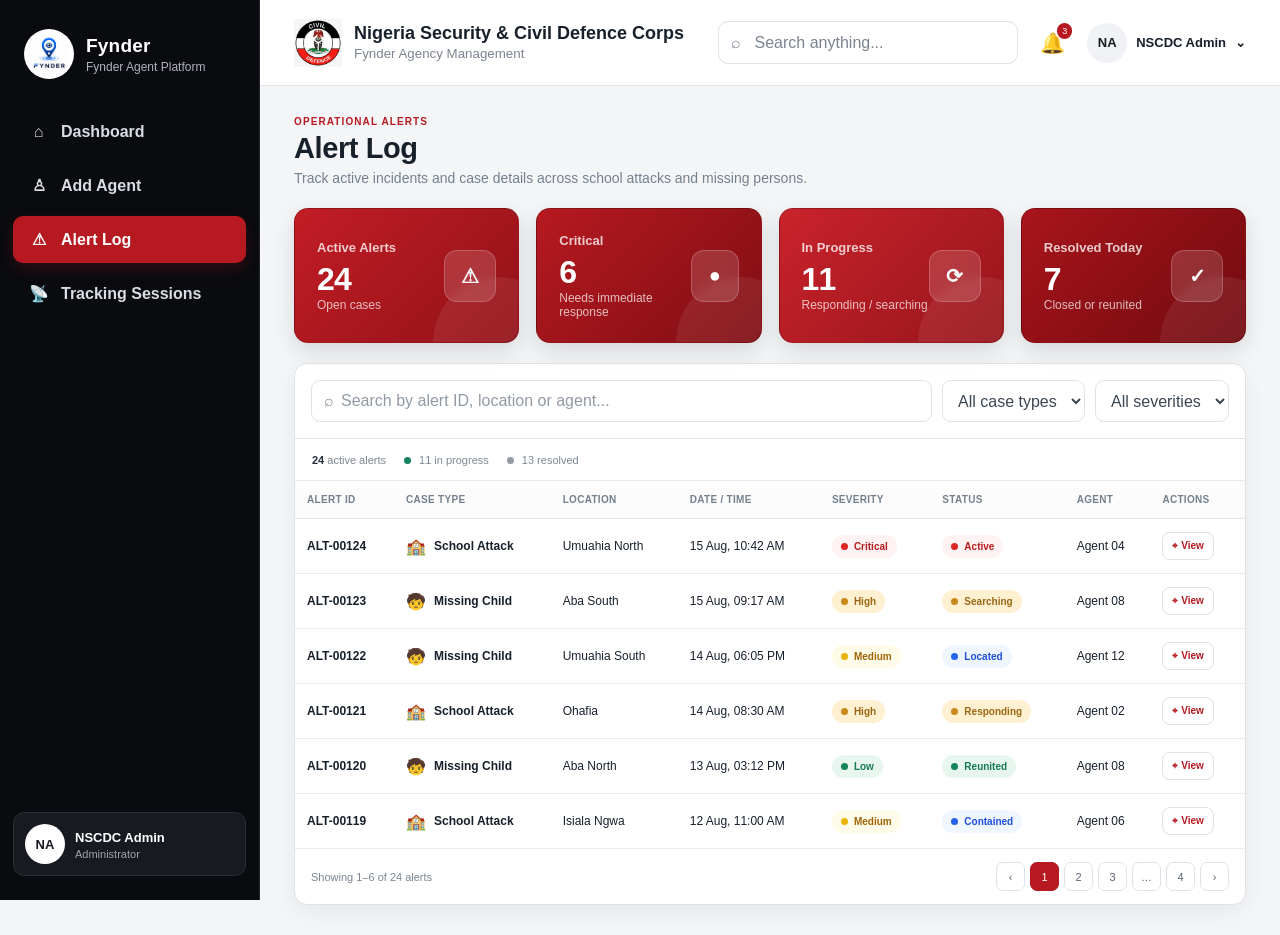
<file: html/alerts.html>
<!doctype html>
<html lang="en">
<head>
  <meta charset="UTF-8">
  <meta name="viewport" content="width=device-width, initial-scale=1.0">
  <title>NSCDC FYNder — Alert Log</title>
  <link rel="stylesheet" href="../css/styles.css">

  <style>
    /* ---------- shared dropdown (same as agents.html / index.html) ---------- */
    .top-user{ position: relative; cursor: pointer; user-select: none; }
    .top-user-menu{
      display: none; position: absolute; top: 100%; right: 0; margin-top: 10px;
      min-width: 150px; background: #fff; border: 1px solid #eee; border-radius: 10px;
      box-shadow: 0 10px 28px rgba(0,0,0,0.12); overflow: hidden; z-index: 60;
    }
    .top-user.open .top-user-menu{ display: block; }
    .top-user-menu a{ display: block; padding: 10px 14px; font-size: 14px; color: #dc2626; text-decoration: none; }
    .top-user-menu a:hover{ background: #fef2f2; }

    /* --- Notification bell: vibrate + dropdown --- */
    .notif{ position: relative; cursor: pointer; }
    .notif-bell-icon{ display: inline-block; }
    @keyframes bellShake{
      0%,100%{ transform: rotate(0); }
      10%,30%,50%,70%{ transform: rotate(-14deg); }
      20%,40%,60%{ transform: rotate(14deg); }
      80%{ transform: rotate(-7deg); }
      90%{ transform: rotate(7deg); }
    }
    .notif.shake .notif-bell-icon{ animation: bellShake .6s ease-in-out; }
    .notif-menu{
      display: none;
      position: absolute;
      top: 100%;
      right: 0;
      margin-top: 12px;
      width: 270px;
      background: #fff;
      border: 1px solid #eee;
      border-radius: 12px;
      box-shadow: 0 10px 28px rgba(0,0,0,0.12);
      overflow: hidden;
      z-index: 70;
      cursor: default;
    }
    .notif.open .notif-menu{ display: block; }
    .notif-menu-header{
      padding: 10px 14px; font-size: 12px; font-weight: 700; letter-spacing: .03em;
      text-transform: uppercase; color: #999; border-bottom: 1px solid #f2f2f2;
    }
    .notif-item{
      display: flex; gap: 8px; align-items: flex-start; padding: 10px 14px;
      text-decoration: none; color: #1a1a1a; border-bottom: 1px solid #f7f7f7;
    }
    .notif-item:hover{ background: #fef2f2; }
    .notif-item .notif-icon{ font-size: 16px; margin-top: 1px; }
    .notif-item-title{ font-size: 13px; font-weight: 600; }
    .notif-item-sub{ font-size: 12px; color: #999; margin-top: 1px; }
    .notif-view-all{
      display: block; text-align: center; padding: 10px; font-size: 13px;
      font-weight: 600; color: #dc2626; text-decoration: none;
    }
    .notif-view-all:hover{ background: #fef2f2; }

    /* ---------- extra pill colors (red / blue / yellow) ---------- */
    .pill.red{ background:#fef2f2; color:#b91c1c; }
    .pill.red .dot{ background:#dc2626; }
    .pill.blue{ background:#eff6ff; color:#1d4ed8; }
    .pill.blue .dot{ background:#2563eb; }
    .pill.yellow{ background:#fefce8; color:#a16207; }
    .pill.yellow .dot{ background:#eab308; }

    /* ---------- alert layout: list + detail panel ---------- */
    .alert-layout{
      display: grid;
      grid-template-columns: 1.3fr 1fr;
      gap: 20px;
      align-items: start;
    }
    .alert-layout.list-only .alert-detail{ display: none !important; }
    .alert-layout.list-only{ grid-template-columns: 1fr !important; }

    .case-cell{ display:flex; align-items:center; gap:8px; }
    .case-cell .case-icon{ font-size:16px; }
    .case-cell b{ cursor:pointer; }
    .case-cell b:hover{ text-decoration:underline; color:#dc2626; }

    /* ---------- detail panel ---------- */
    .alert-detail{
      background:#fff; border:1px solid #eee; border-radius:14px;
      padding:20px; max-height: 88vh; overflow-y:auto;
    }
    .alert-detail-head{ display:flex; justify-content:space-between; align-items:flex-start; gap:10px; margin-bottom:14px; }
    .alert-detail-head h2{ margin:0 0 4px 0; font-size:19px; }
    .alert-detail-sub{ font-size:13px; color:#888; }
    .alert-badges{ display:flex; gap:6px; margin-top:8px; flex-wrap:wrap; }
    .close-detail{
      width:28px; height:28px; border-radius:50%; border:1px solid #e2e2e2; background:#fff;
      color:#666; font-size:16px; line-height:1; cursor:pointer; flex-shrink:0;
      display:flex; align-items:center; justify-content:center;
    }
    .close-detail:hover{ background:#fee2e2; color:#dc2626; border-color:#fca5a5; }

    .detail-actions{ display:flex; gap:8px; align-items:flex-start; flex-shrink:0; }
    .print-detail-btn{
      display:flex; align-items:center; gap:6px; white-space:nowrap;
      border:1px solid #e2e2e2; background:#fff; color:#444;
      font-size:12px; font-weight:600; padding:0 12px; height:28px; border-radius:8px;
      cursor:pointer;
    }
    .print-detail-btn:hover{ background:#fef2f2; color:#dc2626; border-color:#fca5a5; }

    .child-focus{
      display:flex; align-items:center; gap:14px;
      background:#fef2f2; border-radius:12px; padding:14px; margin-bottom:18px;
    }
    .child-photo{
      width:64px; height:64px; border-radius:12px; background:#dc2626; color:#fff;
      display:flex; align-items:center; justify-content:center; font-weight:700; font-size:20px;
      flex-shrink:0; overflow:hidden;
    }
    .child-photo img{ width:100%; height:100%; object-fit:cover; display:block; }
    .child-focus-name{ font-size:18px; font-weight:700; margin:0 0 2px 0; }
    .child-focus-meta{ font-size:13px; color:#666; }

    .detail-section{ margin-bottom:20px; }
    .detail-section-title{
      font-size:12px; font-weight:700; text-transform:uppercase; letter-spacing:.04em;
      color:#b91c1c; margin-bottom:10px; display:flex; align-items:center; gap:6px;
    }
    .field-grid{ display:grid; grid-template-columns:1fr 1fr; gap:12px 16px; }
    .field-grid .full{ grid-column: 1 / -1; }
    .field{ display:flex; flex-direction:column; gap:2px; }
    .field label{ font-size:11px; color:#999; text-transform:uppercase; letter-spacing:.03em; }
    .field span{ font-size:14px; color:#1a1a1a; font-weight:500; }

    .detail-map{
      margin-top:10px; height:110px; border-radius:10px; background:#f3f4f0;
      border:1px solid #eee; display:flex; align-items:center; justify-content:center;
      font-size:12px; color:#999; gap:6px;
    }

    .timeline-item{ display:flex; gap:10px; padding:6px 0; }
    .timeline-dot{
      width:9px; height:9px; border-radius:50%; margin-top:5px; flex-shrink:0; background:#d1d5db;
    }
    .timeline-item.done .timeline-dot{ background:#16a34a; }
    .timeline-item.latest .timeline-dot{ background:#dc2626; }
    .timeline-text{ font-size:13px; color:#1a1a1a; }
    .timeline-time{ font-size:12px; color:#999; margin-top:1px; }

    /* ---------- Print / Save as PDF: show only the open alert detail ---------- */
    @media print {
      body *{ visibility:hidden; }
      .alert-detail, .alert-detail *{ visibility:visible; }
      .alert-detail{
        position:absolute; top:0; left:0; width:100%;
        max-height:none; overflow:visible; border:none; box-shadow:none; padding:0;
      }
      .close-detail, .print-detail-btn{ display:none !important; }
      .detail-map{ border:1px solid #ddd; }
      .field span{ color:#000; }
    }
  </style>
</head>

<body>

<div class="app">

  <!-- Sidebar -->
  <aside class="sidebar">
    <div class="brand">
      <img class="brand-logo" src="/assets/fynder logo.png" alt="NSCDC logo">
      <div>
        <b>Fynder</b>
        <small>Fynder Agent Platform</small>
      </div>
    </div>

    <nav class="nav">
      <a href="../index.html"><span class="nav-icon">⌂</span>Dashboard</a>
      <a href="agents.html"><span class="nav-icon">♙</span>Add Agent</a>
      <a class="active" href="alerts.html"><span class="nav-icon">⚠</span>Alert Log</a>
      <a href="tracking.html"><span class="nav-icon">📡</span>Tracking Sessions</a>
    </nav>

    <div class="sidebar-bottom">
      <div class="admin">
        <div class="avatar">NA</div>
        <div>
          <b>NSCDC Admin</b>
          <small>Administrator</small>
        </div>
       
      </div>
      
    </div>
  </aside>

  <!-- Main -->
  <main class="main">
    <header>
      <div class="org">
        <img class="org-logo" src="/assets/nscdc-logo.png" alt="NSCDC logo">
        <div>
          <b>Nigeria Security &amp; Civil Defence Corps</b>
          <small>Fynder Agency Management</small>
        </div>
      </div>

      <div class="search">⌕ &nbsp; Search anything...</div>

      <div class="notif" id="notifBell">
        <span class="notif-bell-icon">🔔</span><i class="badge" id="notifBadge">3</i>
        <div class="notif-menu" id="notifMenu">
          <div class="notif-menu-header">Recent reports</div>
          <a class="notif-item" href="#ALT-00124">
            <span class="notif-icon">🏫</span>
            <div>
              <div class="notif-item-title">School Attack reported</div>
              <div class="notif-item-sub">Umuahia North · Critical · 10:42 AM</div>
            </div>
          </a>
          <a class="notif-item" href="#ALT-00123">
            <span class="notif-icon">🧒</span>
            <div>
              <div class="notif-item-title">Missing Child reported</div>
              <div class="notif-item-sub">Aba South · High · 9:17 AM</div>
            </div>
          </a>
          <a class="notif-item" href="#ALT-00121">
            <span class="notif-icon">🏫</span>
            <div>
              <div class="notif-item-title">School Attack reported</div>
              <div class="notif-item-sub">Ohafia · High · 8:30 AM</div>
            </div>
          </a>
        </div>
      </div>

      <div class="top-user" id="topUser">
        <div class="avatar">NA</div>
        <span>NSCDC Admin</span>
        <span>⌄</span>
        <div class="top-user-menu" id="topUserMenu">
          <a href="../index.html">⏻ Log out</a>
        </div>
      </div>
    </header>

    <section class="content">
      <div class="title-row">
        <div>
          <div class="eyebrow">OPERATIONAL ALERTS</div>
          <h1>Alert Log</h1>
          <p class="subtitle">Track active incidents and case details across school attacks and missing persons.</p>
        </div>
      </div>

      <!-- Stats -->
      <div class="stats-grid">
        <div class="stat-card stat-red-one">
          <div class="stat-content">
            <span class="stat-label">Active Alerts</span>
            <strong class="stat-number">24</strong>
            <span class="stat-description">Open cases</span>
          </div>
          <div class="stat-icon">⚠</div>
        </div>

        <div class="stat-card stat-red-two">
          <div class="stat-content">
            <span class="stat-label">Critical</span>
            <strong class="stat-number">6</strong>
            <span class="stat-description">Needs immediate response</span>
          </div>
          <div class="stat-icon">●</div>
        </div>

        <div class="stat-card stat-red-three">
          <div class="stat-content">
            <span class="stat-label">In Progress</span>
            <strong class="stat-number">11</strong>
            <span class="stat-description">Responding / searching</span>
          </div>
          <div class="stat-icon">⟳</div>
        </div>

        <div class="stat-card stat-red-four">
          <div class="stat-content">
            <span class="stat-label">Resolved Today</span>
            <strong class="stat-number">7</strong>
            <span class="stat-description">Closed or reunited</span>
          </div>
          <div class="stat-icon">✓</div>
        </div>
      </div>

      <div class="alert-layout list-only" id="alertLayout">

        <!-- Alert list -->
        <div class="card agent-card">
          <div class="toolbar">
            <div class="input-wrap">
              <span>⌕</span>
              <input class="input" id="alertSearchInput" placeholder="Search by alert ID, location or agent...">
            </div>
            <select class="select" id="caseTypeFilter">
              <option value="all">All case types</option>
              <option value="school">School Attack</option>
              <option value="missing_child">Missing Child</option>
            </select>
            <select class="select" id="severityFilter">
              <option value="all">All severities</option>
              <option value="critical">Critical</option>
              <option value="high">High</option>
              <option value="medium">Medium</option>
              <option value="low">Low</option>
            </select>
          </div>

          <div class="list-summary">
            <span><strong>24</strong> active alerts</span>
            <span><span class="tiny-green"></span> 11 in progress</span>
            <span><span class="tiny-gray"></span> 13 resolved</span>
          </div>

          <div class="mobile-scroll">
            <table class="table">
              <thead>
                <tr>
                  <th>ALERT ID</th>
                  <th>CASE TYPE</th>
                  <th>LOCATION</th>
                  <th>DATE / TIME</th>
                  <th>SEVERITY</th>
                  <th>STATUS</th>
                  <th>AGENT</th>
                  <th>ACTIONS</th>
                </tr>
              </thead>
              <tbody id="alertTableBody">
                <!-- rows injected by JS -->
              </tbody>
            </table>
          </div>

          <div class="pagination">
            <span>Showing 1–6 of 24 alerts</span>
            <div><button>‹</button><button class="current">1</button><button>2</button><button>3</button><button>…</button><button>4</button><button>›</button></div>
          </div>
        </div>

        <!-- Detail panel -->
        <div class="alert-detail" id="alertDetail">
          <div id="alertDetailBody"></div>
        </div>

      </div>
    </section>
  </main>
</div>

<script>
  var alertsData = {
    "ALT-00124": {
      type: "school",
      caseTypeLabel: "School Attack", caseTypeIcon: "🏫",
      location: "Umuahia North", dateTime: "15 Aug, 10:42 AM",
      severity: "critical", severityLabel: "Critical",
      status: "active", statusLabel: "Active",
      agent: "Agent 04",
      school: {
        schoolName: "Umuahia North Community Secondary School",
        schoolAddress: "School Road, Umuahia North",
        lga: "Umuahia North",
        mapLabel: "Umuahia North Community Secondary School"
      },
      people: { students: "~340 on site", staff: "28 on site", injured: "2 reported", missing: "0", casualties: "0 confirmed" },
      attack: {
        description: "Armed individuals attempted to breach the school perimeter during morning assembly. Security post raised the alarm and students were moved indoors.",
        threatType: "Armed intruder",
        suspectInfo: "Two male suspects, armed, fled toward Ntigha Road",
        weapons: "Firearms reported",
        hostage: "No hostage situation reported",
        evacuation: "Partial evacuation in progress"
      },
      response: {
        assignedAgent: "Agent 04 — Inspector N. Johnson",
        agencies: "Nigeria Police, NSCDC, Ambulance",
        responders: "3 units dispatched",
        currentAction: "Perimeter secured, students moved to safe zone"
      },
      timeline: [
        { time: "10:42 AM", text: "Alert received from school security post", state: "done" },
        { time: "10:45 AM", text: "Location verified by dispatch", state: "done" },
        { time: "10:47 AM", text: "Agent 04 assigned to case", state: "done" },
        { time: "10:50 AM", text: "Nigeria Police and Ambulance notified", state: "done" },
        { time: "11:05 AM", text: "Perimeter secured, evacuation underway", state: "latest" }
      ]
    },

    "ALT-00123": {
      type: "missing_child",
      caseTypeLabel: "Missing Child", caseTypeIcon: "🧒",
      location: "Aba South", dateTime: "15 Aug, 09:17 AM",
      severity: "high", severityLabel: "High",
      status: "searching", statusLabel: "Searching",
      agent: "Agent 08",
      child: { photoUrl: "photos/chidinma-nwosu.webp", photoInitials: "CN", fullName: "Chidinma Nwosu", age: "7 years", gender: "Female", dateReported: "15 Aug, 09:17 AM", caseStatus: "Searching" },
      physical: { height: "~120 cm", build: "Slim", hair: "Black, plaited", clothing: "Blue school uniform, white socks", footwear: "Black sandals", marks: "Small scar above left eyebrow" },
      lastKnown: { location: "Ogbor Hill Market, Aba South", dateTime: "15 Aug, 08:50 AM", circumstances: "Last seen walking with her mother near the market entrance before the two became separated in the crowd.", mapLabel: "Ogbor Hill Market" },
      guardian: { name: "Ijeoma Nwosu", relationship: "Mother", contact: "0806 234 5678", reportedTo: "Duty Officer, Aba South Command" },
      search: { assignedAgent: "Agent 08 — Officer B. Okafor", searchStatus: "Active search in progress", areas: "Ogbor Hill Market, surrounding streets, bus park", agencies: "Nigeria Police, Civil Defence volunteers", latestAction: "Search teams canvassing market stalls and transport hubs" },
      timeline: [
        { time: "09:17 AM", text: "Report received from guardian", state: "done" },
        { time: "09:20 AM", text: "Child information verified", state: "done" },
        { time: "09:25 AM", text: "Search initiated", state: "done" },
        { time: "09:30 AM", text: "Police and volunteer teams notified", state: "done" },
        { time: "10:15 AM", text: "Search teams canvassing bus park area", state: "latest" }
      ]
    },

    "ALT-00122": {
      type: "missing_child",
      caseTypeLabel: "Missing Child", caseTypeIcon: "🧒",
      location: "Umuahia South", dateTime: "14 Aug, 06:05 PM",
      severity: "medium", severityLabel: "Medium",
      status: "located", statusLabel: "Located",
      agent: "Agent 12",
      child: { photoInitials: "ET", fullName: "Emeka Ude", age: "10 years", gender: "Male", dateReported: "14 Aug, 06:05 PM", caseStatus: "Located" },
      physical: { height: "~135 cm", build: "Average", hair: "Short, black", clothing: "Red T-shirt, denim shorts", footwear: "White sneakers", marks: "None reported" },
      lastKnown: { location: "Umuahia South Motor Park", dateTime: "14 Aug, 05:30 PM", circumstances: "Wandered off from a family stall while parents were loading a vehicle.", mapLabel: "Umuahia South Motor Park" },
      guardian: { name: "Chuka Ude", relationship: "Father", contact: "0813 456 7890", reportedTo: "Duty Officer, Umuahia South Command" },
      search: { assignedAgent: "Agent 12 — Officer A. Kalu", searchStatus: "Located, reunification in progress", areas: "Motor park, nearby shops", agencies: "Nigeria Police", latestAction: "Child found with a shop owner near the park, awaiting parent verification" },
      timeline: [
        { time: "06:05 PM", text: "Report received from father", state: "done" },
        { time: "06:10 PM", text: "Child information verified", state: "done" },
        { time: "06:15 PM", text: "Search initiated", state: "done" },
        { time: "06:20 PM", text: "Nigeria Police notified", state: "done" },
        { time: "07:02 PM", text: "Child located near motor park, reunification in progress", state: "latest" }
      ]
    },

    "ALT-00121": {
      type: "school",
      caseTypeLabel: "School Attack", caseTypeIcon: "🏫",
      location: "Ohafia", dateTime: "14 Aug, 08:30 AM",
      severity: "high", severityLabel: "High",
      status: "responding", statusLabel: "Responding",
      agent: "Agent 02",
      school: { schoolName: "Ohafia Girls Secondary School", schoolAddress: "Amaekpu Road, Ohafia", lga: "Ohafia", mapLabel: "Ohafia Girls Secondary School" },
      people: { students: "~210 on site", staff: "19 on site", injured: "0 reported", missing: "0", casualties: "0 confirmed" },
      attack: {
        description: "A bomb threat was called in to the school administration office, prompting immediate evacuation.",
        threatType: "Bomb threat",
        suspectInfo: "Anonymous caller, unidentified",
        weapons: "Unconfirmed",
        hostage: "No hostage situation reported",
        evacuation: "Full evacuation completed"
      },
      response: { assignedAgent: "Agent 02 — Superintendent E. Obi", agencies: "NSCDC, Bomb Disposal Unit", responders: "2 units dispatched", currentAction: "Bomb disposal unit sweeping premises" },
      timeline: [
        { time: "08:30 AM", text: "Threat call received by school admin", state: "done" },
        { time: "08:33 AM", text: "Location verified by dispatch", state: "done" },
        { time: "08:35 AM", text: "Agent 02 assigned to case", state: "done" },
        { time: "08:40 AM", text: "Bomb disposal unit notified", state: "done" },
        { time: "09:10 AM", text: "Sweep of premises underway", state: "latest" }
      ]
    },

    "ALT-00120": {
      type: "missing_child",
      caseTypeLabel: "Missing Child", caseTypeIcon: "🧒",
      location: "Aba North", dateTime: "13 Aug, 03:12 PM",
      severity: "low", severityLabel: "Low",
      status: "reunited", statusLabel: "Reunited",
      agent: "Agent 08",
      child: { photoInitials: "FA", fullName: "Faith Adiele", age: "5 years", gender: "Female", dateReported: "13 Aug, 03:12 PM", caseStatus: "Reunited" },
      physical: { height: "~105 cm", build: "Small", hair: "Black, in braids", clothing: "Pink dress", footwear: "Pink sandals", marks: "None reported" },
      lastKnown: { location: "Ariaria Market, Aba North", dateTime: "13 Aug, 02:50 PM", circumstances: "Separated from grandmother while browsing market stalls.", mapLabel: "Ariaria Market" },
      guardian: { name: "Grace Adiele", relationship: "Grandmother", contact: "0802 345 6789", reportedTo: "Duty Officer, Aba North Command" },
      search: { assignedAgent: "Agent 08 — Officer B. Okafor", searchStatus: "Closed — reunited with family", areas: "Ariaria Market and surrounding stalls", agencies: "Nigeria Police", latestAction: "Child safely reunited with grandmother at market security post" },
      timeline: [
        { time: "03:12 PM", text: "Report received from grandmother", state: "done" },
        { time: "03:15 PM", text: "Child information verified", state: "done" },
        { time: "03:20 PM", text: "Search initiated", state: "done" },
        { time: "03:25 PM", text: "Market security notified", state: "done" },
        { time: "03:55 PM", text: "Child found and reunited with grandmother", state: "latest" }
      ]
    },

    "ALT-00119": {
      type: "school",
      caseTypeLabel: "School Attack", caseTypeIcon: "🏫",
      location: "Isiala Ngwa", dateTime: "12 Aug, 11:00 AM",
      severity: "medium", severityLabel: "Medium",
      status: "contained", statusLabel: "Contained",
      agent: "Agent 06",
      school: { schoolName: "Isiala Ngwa Model School", schoolAddress: "Ngwa Road, Isiala Ngwa", lga: "Isiala Ngwa South", mapLabel: "Isiala Ngwa Model School" },
      people: { students: "~150 on site", staff: "14 on site", injured: "1 reported", missing: "0", casualties: "0 confirmed" },
      attack: {
        description: "A physical altercation involving outside youths escalated near the school gate, prompting a lockdown.",
        threatType: "Armed intruder",
        suspectInfo: "3 individuals, believed to be non-students",
        weapons: "Machetes reported",
        hostage: "No hostage situation reported",
        evacuation: "Lockdown lifted, no evacuation required"
      },
      response: { assignedAgent: "Agent 06 — Officer T. Nwachukwu", agencies: "Nigeria Police", responders: "1 unit dispatched", currentAction: "Gate secured, suspects dispersed and being tracked" },
      timeline: [
        { time: "11:00 AM", text: "Alert received from school gatekeeper", state: "done" },
        { time: "11:03 AM", text: "Location verified by dispatch", state: "done" },
        { time: "11:06 AM", text: "Agent 06 assigned to case", state: "done" },
        { time: "11:10 AM", text: "Nigeria Police notified", state: "done" },
        { time: "11:45 AM", text: "Situation contained, lockdown lifted", state: "latest" }
      ]
    }
  };

  var severityPill = { critical: "red", high: "amber", medium: "yellow", low: "green" };
  var statusPill = {
    active: "red", responding: "amber", contained: "blue", resolved: "gray",
    reported: "gray", searching: "amber", located: "blue", reunited: "green", closed: "gray"
  };

  function pillHtml(kind, label){
    return '<span class="pill ' + kind + '"><span class="dot ' + kind + '-dot"></span>' + label + '</span>';
  }

  function buildRow(id, a){
    return '' +
      '<tr data-alert="' + id + '" data-type="' + a.type + '" data-severity="' + a.severity + '">' +
        '<td><b>' + id + '</b></td>' +
        '<td><div class="case-cell"><span class="case-icon">' + a.caseTypeIcon + '</span><b>' + a.caseTypeLabel + '</b></div></td>' +
        '<td>' + a.location + '</td>' +
        '<td>' + a.dateTime + '</td>' +
        '<td>' + pillHtml(severityPill[a.severity], a.severityLabel) + '</td>' +
        '<td>' + pillHtml(statusPill[a.status], a.statusLabel) + '</td>' +
        '<td>' + a.agent + '</td>' +
        '<td class="actions"><a class="action-btn view-alert-btn" href="#" data-alert="' + id + '">⌖ View</a></td>' +
      '</tr>';
  }

  function field(label, value){
    return '<div class="field"><label>' + label + '</label><span>' + value + '</span></div>';
  }

  function fieldFull(label, value){
    return '<div class="field full"><label>' + label + '</label><span>' + value + '</span></div>';
  }

  function sectionTitle(icon, text){
    return '<div class="detail-section-title">' + icon + ' ' + text + '</div>';
  }

  function buildTimeline(items){
    var html = '';
    items.forEach(function(t){
      html += '<div class="timeline-item ' + t.state + '">' +
                '<div class="timeline-dot"></div>' +
                '<div><div class="timeline-text">' + t.text + '</div><div class="timeline-time">' + t.time + '</div></div>' +
              '</div>';
    });
    return html;
  }

  function renderSchoolDetail(id, a){
    var s = a.school, p = a.people, atk = a.attack, r = a.response;
    var html = '';

    html += '<div class="alert-detail-head">' +
              '<div>' +
                '<h2>' + a.caseTypeIcon + ' ' + a.caseTypeLabel + ' — ' + id + '</h2>' +
                '<div class="alert-detail-sub">' + s.schoolName + ' · Reported ' + a.dateTime + '</div>' +
                '<div class="alert-badges">' + pillHtml(severityPill[a.severity], a.severityLabel) + pillHtml(statusPill[a.status], a.statusLabel) + '</div>' +
              '</div>' +
              '<div class="detail-actions">' +
                '<button type="button" class="print-detail-btn" id="printDetailBtn" title="Print / Save as PDF">🖨 Print</button>' +
                '<button type="button" class="close-detail" id="closeDetailBtn" title="Close">×</button>' +
              '</div>' +
            '</div>';

    html += '<div class="detail-section">' + sectionTitle('📋', 'Incident information') +
              '<div class="field-grid">' +
                field('Alert ID', id) +
                field('Date &amp; time reported', a.dateTime) +
                field('School name', s.schoolName) +
                field('School address', s.schoolAddress) +
                field('LGA', s.lga) +
                field('Severity', a.severityLabel) +
              '</div>' +
              '<div class="detail-map">📍 ' + s.mapLabel + '</div>' +
            '</div>';

    html += '<div class="detail-section">' + sectionTitle('🧑‍🤝‍🧑', 'People affected') +
              '<div class="field-grid">' +
                field('Students affected', p.students) +
                field('Staff affected', p.staff) +
                field('Injured', p.injured) +
                field('Missing', p.missing) +
                fieldFull('Confirmed casualties', p.casualties) +
              '</div>' +
            '</div>';

    html += '<div class="detail-section">' + sectionTitle('🚨', 'Attack information') +
              '<div class="field-grid">' +
                fieldFull('Description of incident', atk.description) +
                field('Threat type', atk.threatType) +
                field('Weapons reported', atk.weapons) +
                fieldFull('Suspect information', atk.suspectInfo) +
                field('Hostage situation', atk.hostage) +
                field('Evacuation status', atk.evacuation) +
              '</div>' +
            '</div>';

    html += '<div class="detail-section">' + sectionTitle('🛡', 'Response') +
              '<div class="field-grid">' +
                field('Assigned agent', r.assignedAgent) +
                field('Responders dispatched', r.responders) +
                fieldFull('Agencies notified', r.agencies) +
                fieldFull('Current response action', r.currentAction) +
              '</div>' +
            '</div>';

    html += '<div class="detail-section">' + sectionTitle('🕘', 'Timeline') + buildTimeline(a.timeline) + '</div>';

    return html;
  }

  function renderMissingChildDetail(id, a){
    var c = a.child, phy = a.physical, lk = a.lastKnown, g = a.guardian, sr = a.search;
    var html = '';

    html += '<div class="alert-detail-head">' +
              '<div>' +
                '<h2>' + a.caseTypeIcon + ' ' + a.caseTypeLabel + ' — ' + id + '</h2>' +
                '<div class="alert-detail-sub">' + a.location + ' · Reported ' + a.dateTime + '</div>' +
                '<div class="alert-badges">' + pillHtml(severityPill[a.severity], a.severityLabel) + pillHtml(statusPill[a.status], a.statusLabel) + '</div>' +
              '</div>' +
              '<div class="detail-actions">' +
                '<button type="button" class="print-detail-btn" id="printDetailBtn" title="Print / Save as PDF">🖨 Print</button>' +
                '<button type="button" class="close-detail" id="closeDetailBtn" title="Close">×</button>' +
              '</div>' +
            '</div>';

    var photoInner = c.photoUrl ? '<img src="' + c.photoUrl + '" alt="Photo of ' + c.fullName + '">' : c.photoInitials;

    html += '<div class="child-focus">' +
              '<div class="child-photo">' + photoInner + '</div>' +
              '<div>' +
                '<p class="child-focus-name">' + c.fullName + '</p>' +
                '<div class="child-focus-meta">' + c.age + ' · ' + c.gender + ' · Reported ' + c.dateReported + '</div>' +
              '</div>' +
            '</div>';

    html += '<div class="detail-section">' + sectionTitle('🧒', 'Child information') +
              '<div class="field-grid">' +
                field('Full name', c.fullName) +
                field('Age', c.age) +
                field('Gender', c.gender) +
                field('Date reported missing', c.dateReported) +
                fieldFull('Case status', c.caseStatus) +
              '</div>' +
            '</div>';

    html += '<div class="detail-section">' + sectionTitle('📝', 'Physical description') +
              '<div class="field-grid">' +
                field('Height', phy.height) +
                field('Build', phy.build) +
                field('Hair', phy.hair) +
                field('Clothing', phy.clothing) +
                field('Footwear', phy.footwear) +
                fieldFull('Identifying marks / features', phy.marks) +
              '</div>' +
            '</div>';

    html += '<div class="detail-section">' + sectionTitle('📍', 'Last known information') +
              '<div class="field-grid">' +
                field('Last seen location', lk.location) +
                field('Last seen date / time', lk.dateTime) +
                fieldFull('Circumstances', lk.circumstances) +
              '</div>' +
              '<div class="detail-map">📍 ' + lk.mapLabel + '</div>' +
            '</div>';

    html += '<div class="detail-section">' + sectionTitle('👪', 'Guardian / reporter') +
              '<div class="field-grid">' +
                field('Reporter name', g.name) +
                field('Relationship to child', g.relationship) +
                field('Contact information', g.contact) +
                field('Report received by', g.reportedTo) +
              '</div>' +
            '</div>';

    html += '<div class="detail-section">' + sectionTitle('🔎', 'Search &amp; response') +
              '<div class="field-grid">' +
                field('Assigned agent', sr.assignedAgent) +
                field('Search status', sr.searchStatus) +
                fieldFull('Areas being searched', sr.areas) +
                fieldFull('Agencies notified', sr.agencies) +
                fieldFull('Latest action', sr.latestAction) +
              '</div>' +
            '</div>';

    html += '<div class="detail-section">' + sectionTitle('🕘', 'Timeline') + buildTimeline(a.timeline) + '</div>';

    return html;
  }

  function renderAlertDetail(id){
    var a = alertsData[id];
    if (!a) return;

    var body = document.getElementById("alertDetailBody");

    body.innerHTML = a.type === "school" ? renderSchoolDetail(id, a) : renderMissingChildDetail(id, a);

    document.getElementById("closeDetailBtn").addEventListener("click", function(){
      document.getElementById("alertLayout").classList.add("list-only");
      document.querySelectorAll(".table tbody tr").forEach(function(tr){ tr.classList.remove("selected-row"); });
    });

    document.getElementById("printDetailBtn").addEventListener("click", function(){
      window.print();
    });

    document.querySelectorAll(".table tbody tr").forEach(function(tr){ tr.classList.remove("selected-row"); });
    var row = document.querySelector('tr[data-alert="' + id + '"]');
    if (row) row.classList.add("selected-row");

    document.getElementById("alertLayout").classList.remove("list-only");
  }

  function buildTable(){
    var tbody = document.getElementById("alertTableBody");
    var order = ["ALT-00124", "ALT-00123", "ALT-00122", "ALT-00121", "ALT-00120", "ALT-00119"];
    var html = "";
    order.forEach(function(id){ html += buildRow(id, alertsData[id]); });
    tbody.innerHTML = html;

    document.querySelectorAll(".case-cell b").forEach(function(el){
      var id = el.closest("tr").getAttribute("data-alert");
      el.addEventListener("click", function(){ renderAlertDetail(id); });
    });

    document.querySelectorAll(".view-alert-btn").forEach(function(btn){
      btn.addEventListener("click", function(e){
        e.preventDefault();
        renderAlertDetail(btn.getAttribute("data-alert"));
      });
    });

    document.querySelectorAll(".table tbody tr td:first-child b").forEach(function(el){
      var id = el.closest("tr").getAttribute("data-alert");
      el.style.cursor = "pointer";
      el.addEventListener("click", function(){ renderAlertDetail(id); });
    });
  }

  buildTable();

  // Live search + category filters for the alert table
  function applyAlertFilters(){
    var search = (document.getElementById("alertSearchInput").value || "").trim().toLowerCase();
    var typeVal = document.getElementById("caseTypeFilter").value;
    var severityVal = document.getElementById("severityFilter").value;
    var rows = document.querySelectorAll("#alertTableBody tr[data-alert]");
    var visibleCount = 0;

    rows.forEach(function(tr){
      var matchesSearch = !search || tr.textContent.toLowerCase().indexOf(search) !== -1;
      var matchesType = typeVal === "all" || tr.getAttribute("data-type") === typeVal;
      var matchesSeverity = severityVal === "all" || tr.getAttribute("data-severity") === severityVal;
      var show = matchesSearch && matchesType && matchesSeverity;
      tr.style.display = show ? "" : "none";
      if (show) visibleCount++;
    });

    var noResultsRow = document.getElementById("noAlertResultsRow");
    if (visibleCount === 0) {
      if (!noResultsRow) {
        noResultsRow = document.createElement("tr");
        noResultsRow.id = "noAlertResultsRow";
        noResultsRow.innerHTML = '<td colspan="8" style="text-align:center; color:#999; padding:24px;">No alerts match your search or filters.</td>';
        document.getElementById("alertTableBody").appendChild(noResultsRow);
      }
    } else if (noResultsRow) {
      noResultsRow.remove();
    }
  }

  document.getElementById("alertSearchInput").addEventListener("input", applyAlertFilters);
  document.getElementById("caseTypeFilter").addEventListener("change", applyAlertFilters);
  document.getElementById("severityFilter").addEventListener("change", applyAlertFilters);


  // Deep-link support: #ALT-00124 opens that alert's detail directly
  // (used by the notification dropdown and can be shared/bookmarked)
  function openAlertFromHash(){
    var id = location.hash.replace("#", "");
    if (id && alertsData[id]) {
      renderAlertDetail(id);
      document.getElementById("alertDetail").scrollIntoView({ behavior: "smooth", block: "start" });
    }
  }
  window.addEventListener("hashchange", openAlertFromHash);
  openAlertFromHash();

  var topUser = document.getElementById("topUser");
  if (topUser) {
    topUser.addEventListener("click", function(e){
      e.stopPropagation();
      topUser.classList.toggle("open");
    });
    document.addEventListener("click", function(){ topUser.classList.remove("open"); });
    var topUserMenu = document.getElementById("topUserMenu");
    if (topUserMenu) topUserMenu.addEventListener("click", function(e){ e.stopPropagation(); });
  }

  // Notification bell: dropdown + vibrate on new report
  var notifBell = document.getElementById("notifBell");
  var notifMenu = document.getElementById("notifMenu");
  if (notifBell) {
    notifBell.addEventListener("click", function(e){
      e.stopPropagation();
      notifBell.classList.toggle("open");
    });
    document.addEventListener("click", function(){ notifBell.classList.remove("open"); });
    if (notifMenu) notifMenu.addEventListener("click", function(e){ e.stopPropagation(); });
  }

  function shakeNotifBell(){
    if (!notifBell) return;
    notifBell.classList.add("shake");
    setTimeout(function(){ notifBell.classList.remove("shake"); }, 650);
  }

  // Simulates a new report coming in. Replace with a real trigger
  // (e.g. a websocket "new_alert" event) when this connects to a backend.
  setTimeout(shakeNotifBell, 3000);
  setInterval(shakeNotifBell, 20000);
</script>

</body>
</html>
</file>
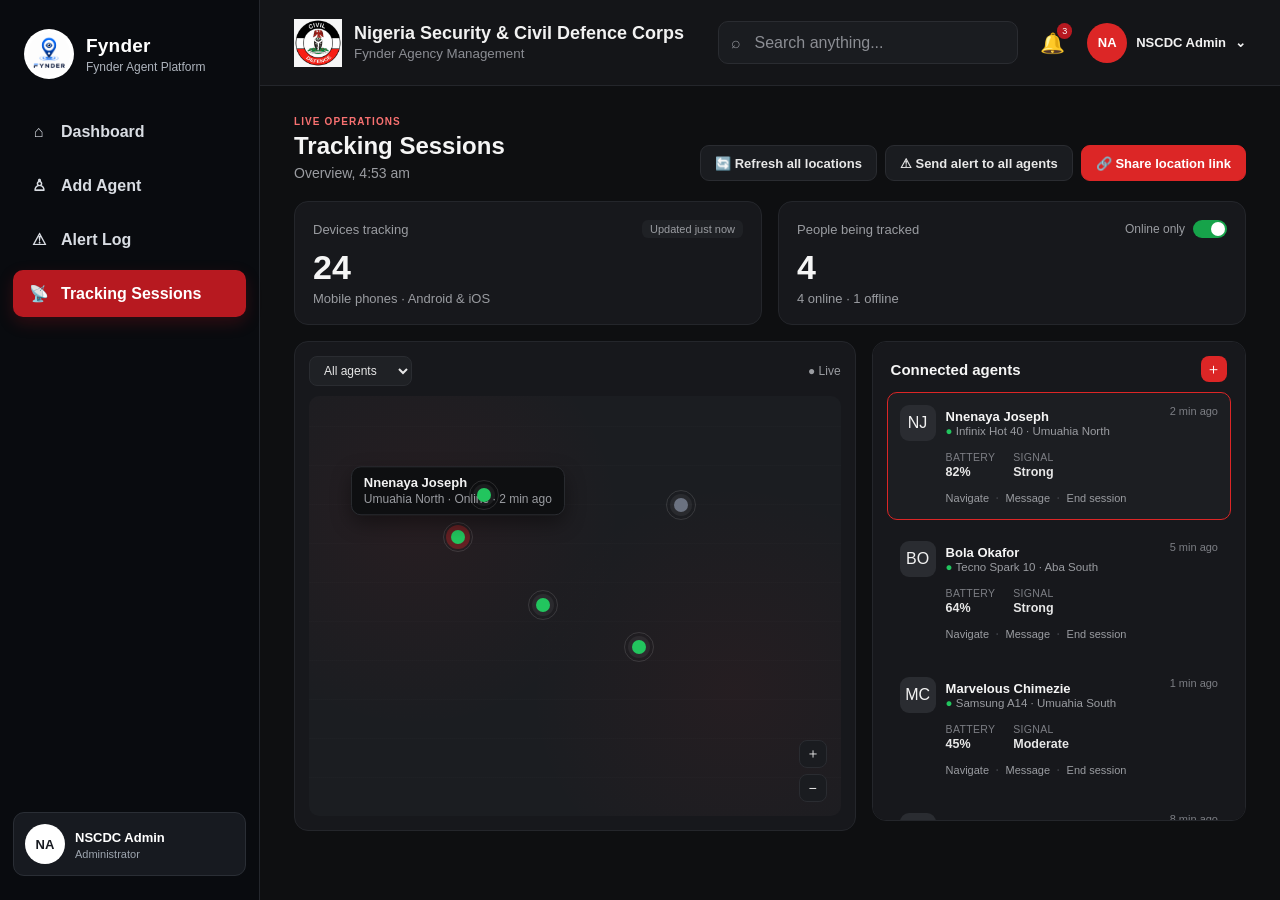
<file: html/tracking.html>
<!doctype html>
<html lang="en">
<head>
  <meta charset="UTF-8">
  <meta name="viewport" content="width=device-width, initial-scale=1.0">
  <title>NSCDC FYNder — Tracking Sessions</title>
  <link rel="stylesheet" href="../css/styles.css">

  <style>
    /* ---------- shared header dropdowns (same pattern as other pages) ---------- */
    .top-user{ position: relative; cursor: pointer; user-select: none; }
    .top-user-menu{
      display: none; position: absolute; top: 100%; right: 0; margin-top: 10px;
      min-width: 150px; background: #1a1c20; border: 1px solid #2a2c31; border-radius: 10px;
      box-shadow: 0 10px 28px rgba(0,0,0,0.4); overflow: hidden; z-index: 60;
    }
    .top-user.open .top-user-menu{ display: block; }
    .top-user-menu a{ display: block; padding: 10px 14px; font-size: 14px; color: #f87171; text-decoration: none; }
    .top-user-menu a:hover{ background: #24262b; }

    .notif{ position: relative; cursor: pointer; }
    .notif-bell-icon{ display: inline-block; }
    @keyframes bellShake{
      0%,100%{ transform: rotate(0); }
      10%,30%,50%,70%{ transform: rotate(-14deg); }
      20%,40%,60%{ transform: rotate(14deg); }
      80%{ transform: rotate(-7deg); }
      90%{ transform: rotate(7deg); }
    }
    .notif.shake .notif-bell-icon{ animation: bellShake .6s ease-in-out; }
    .notif-menu{
      display: none; position: absolute; top: 100%; right: 0; margin-top: 12px; width: 270px;
      background: #1a1c20; border: 1px solid #2a2c31; border-radius: 12px;
      box-shadow: 0 10px 28px rgba(0,0,0,0.4); overflow: hidden; z-index: 70; cursor: default;
    }
    .notif.open .notif-menu{ display: block; }
    .notif-menu-header{
      padding: 10px 14px; font-size: 12px; font-weight: 700; letter-spacing: .03em;
      text-transform: uppercase; color: #8b8d93; border-bottom: 1px solid #24262b;
    }
    .notif-item{
      display: flex; gap: 8px; align-items: flex-start; padding: 10px 14px;
      text-decoration: none; color: #f2f2f2; border-bottom: 1px solid #24262b;
    }
    .notif-item:hover{ background: #24262b; }
    .notif-item .notif-icon{ font-size: 16px; margin-top: 1px; }
    .notif-item-title{ font-size: 13px; font-weight: 600; }
    .notif-item-sub{ font-size: 12px; color: #8b8d93; margin-top: 1px; }
    .notif-view-all{ display: block; text-align: center; padding: 10px; font-size: 13px; font-weight: 600; color: #f87171; text-decoration: none; }
    .notif-view-all:hover{ background: #24262b; }

    /* ---------- dark "ops" theme for this page only ---------- */
    .main{ background:#0e0f11 !important; }
    header{ background:#141518 !important; border-bottom:1px solid #24262b !important; }
    header .org b{ color:#f2f2f2 !important; }
    header .org small{ color:#8b8d93 !important; }
    header .search{ background:#1a1c20 !important; border:1px solid #2a2c31 !important; color:#8b8d93 !important; }
    header .notif{ color:#f2f2f2 !important; }
    header .top-user{ color:#f2f2f2 !important; }
    header .top-user .avatar{ background:#dc2626 !important; color:#fff !important; }

    .content{ color:#f2f2f2; }
    .track-title-row{ display:flex; justify-content:space-between; align-items:flex-end; flex-wrap:wrap; gap:14px; margin-bottom:20px; }
    .track-title-row .eyebrow{ color:#f87171; }
    .track-title-row h1{ color:#f5f5f5; margin:2px 0 4px 0; }
    .track-title-row .subtitle{ color:#9a9ca1; }

    .track-actions{ display:flex; gap:8px; flex-wrap:wrap; }
    .track-action-btn{
      display:flex; align-items:center; gap:6px; padding:0 14px; height:36px;
      background:#1a1c20; border:1px solid #2a2c31; color:#e7e7e7; border-radius:9px;
      font-size:13px; font-weight:600; cursor:pointer; white-space:nowrap;
    }
    .track-action-btn:hover{ background:#24262b; border-color:#3a3c42; }
    .track-action-btn.primary{ background:#dc2626; border-color:#dc2626; color:#fff; }
    .track-action-btn.primary:hover{ background:#b91c1c; }

    .track-stats{ display:grid; grid-template-columns: 1fr 1fr; gap:16px; margin-bottom:16px; }
    .track-stat-card{
      background:#17181c; border:1px solid #24262b; border-radius:14px; padding:18px;
    }
    .track-stat-top{ display:flex; justify-content:space-between; align-items:center; margin-bottom:10px; }
    .track-stat-label{ font-size:13px; color:#9a9ca1; }
    .track-stat-updated{ font-size:11px; background:#1f2125; color:#9a9ca1; padding:3px 8px; border-radius:6px; }
    .track-stat-number{ font-size:34px; font-weight:700; color:#f5f5f5; }

    .track-toggle{ display:flex; align-items:center; gap:8px; font-size:12px; color:#9a9ca1; }
    .track-switch{ width:34px; height:18px; border-radius:20px; background:#2a2c31; position:relative; cursor:pointer; flex-shrink:0; }
    .track-switch::after{ content:""; position:absolute; top:2px; left:2px; width:14px; height:14px; border-radius:50%; background:#fff; transition:left .15s ease; }
    .track-switch.on{ background:#16a34a; }
    .track-switch.on::after{ left:18px; }

    .track-grid{ display:grid; grid-template-columns: 1.5fr 1fr; gap:16px; align-items:start; }

    .track-map-card{
      background:#17181c; border:1px solid #24262b; border-radius:14px; padding:14px;
    }
    .track-map-head{ display:flex; justify-content:space-between; align-items:center; margin-bottom:10px; }
    .track-map-select{
      background:#1f2125; border:1px solid #2a2c31; color:#e7e7e7; font-size:12px;
      padding:6px 10px; border-radius:8px; cursor:pointer;
    }
    .track-map{
      position:relative; height:420px; border-radius:10px; overflow:hidden;
      background:
        radial-gradient(circle at 20% 30%, rgba(220,38,38,0.06), transparent 40%),
        radial-gradient(circle at 80% 70%, rgba(220,38,38,0.05), transparent 40%),
        repeating-linear-gradient(0deg, #1b1d21, #1b1d21 38px, #202226 39px),
        repeating-linear-gradient(90deg, #1b1d21, #1b1d21 38px, #202226 39px);
    }
    .track-pin{
      position:absolute; width:14px; height:14px; border-radius:50%;
      transform:translate(-50%, -50%); cursor:pointer;
      box-shadow:0 0 0 4px rgba(255,255,255,0.06);
    }
    .track-pin.online{ background:#22c55e; }
    .track-pin.offline{ background:#6b7280; }
    .track-pin::after{
      content:""; position:absolute; inset:-8px; border-radius:50%;
      border:1px solid rgba(255,255,255,0.12);
    }
    .track-pin.selected{ box-shadow:0 0 0 5px rgba(220,38,38,0.35); }

    .track-tooltip{
      position:absolute; transform:translate(-50%, -130%);
      background:#0e0f11; border:1px solid #2a2c31; border-radius:10px;
      padding:8px 12px; font-size:12px; color:#f2f2f2; white-space:nowrap;
      box-shadow:0 8px 20px rgba(0,0,0,0.4); pointer-events:none;
    }
    .track-tooltip .tt-name{ font-weight:700; font-size:13px; }
    .track-tooltip .tt-meta{ color:#9a9ca1; margin-top:2px; }

    .track-map-controls{ position:absolute; bottom:14px; right:14px; display:flex; flex-direction:column; gap:6px; }
    .track-map-controls span{
      width:28px; height:28px; background:#1a1c20; border:1px solid #2a2c31; color:#e7e7e7;
      border-radius:8px; display:flex; align-items:center; justify-content:center; font-size:14px;
    }

    .track-list-card{
      background:#17181c; border:1px solid #24262b; border-radius:14px; padding:14px;
      max-height:480px; overflow-y:auto;
    }
    .track-list-head{ display:flex; justify-content:space-between; align-items:center; margin-bottom:10px; padding:0 4px; }
    .track-list-head h2{ font-size:15px; color:#f5f5f5; margin:0; }
    .track-add-btn{
      width:26px; height:26px; border-radius:8px; background:#dc2626; color:#fff;
      display:flex; align-items:center; justify-content:center; font-size:15px; cursor:pointer; border:none;
    }

    .track-item{
      display:block; padding:12px; border-radius:10px; margin-bottom:8px;
      border:1px solid transparent; cursor:pointer;
    }
    .track-item:hover{ background:#1c1e22; }
    .track-item.selected{ background:#1c1e22; border-color:#dc2626; }
    .track-item-top{ display:flex; justify-content:space-between; align-items:flex-start; gap:8px; }
    .track-item-who{ display:flex; gap:10px; align-items:center; }
    .track-item-avatar{
      width:36px; height:36px; border-radius:9px; background:#2a2c31; color:#f2f2f2;
      display:flex; align-items:center; justify-content:center; font-size:16px; flex-shrink:0;
    }
    .track-item-name{ font-size:13px; font-weight:700; color:#f5f5f5; }
    .track-item-sub{ font-size:11.5px; color:#9a9ca1; margin-top:1px; }
    .track-item-time{ font-size:11px; color:#7c7e84; white-space:nowrap; }

    .track-item-stats{ display:flex; gap:18px; margin-top:10px; padding-left:46px; }
    .track-item-stat-label{ font-size:10.5px; color:#7c7e84; text-transform:uppercase; letter-spacing:.03em; }
    .track-item-stat-value{ font-size:12.5px; color:#e7e7e7; font-weight:600; margin-top:2px; }
    .track-item-stat-value.offline{ color:#6b7280; }

    .track-item-actions{ display:flex; gap:6px; margin-top:10px; padding-left:46px; }
    .track-mini-btn{
      font-size:11px; color:#9a9ca1; background:none; border:none; cursor:pointer; padding:2px 0;
    }
    .track-mini-btn:hover{ color:#f87171; }
    .track-mini-dot{ color:#3a3c42; }

    @media (max-width: 980px){
      .track-grid{ grid-template-columns: 1fr; }
      .track-stats{ grid-template-columns: 1fr; }
    }
  </style>
</head>

<body>

<div class="app">

  <!-- Sidebar -->
  <aside class="sidebar">
    <div class="brand">
      <img class="brand-logo" src="/assets/fynder logo.png" alt="NSCDC logo">
      <div>
        <b>Fynder</b>
        <small>Fynder Agent Platform</small>
      </div>
    </div>

    <nav class="nav">
      <a href="../index.html"><span class="nav-icon">⌂</span>Dashboard</a>
      <a href="agents.html"><span class="nav-icon">♙</span>Add Agent</a>
      <a href="alerts.html"><span class="nav-icon">⚠</span>Alert Log</a>
      <a class="active" href="tracking.html"><span class="nav-icon">📡</span>Tracking Sessions</a>
    </nav>

    <div class="sidebar-bottom">
      <div class="admin">
        <div class="avatar">NA</div>
        <div>
          <b>NSCDC Admin</b>
          <small>Administrator</small>
        </div>
       
      </div>
      
    </div>
  </aside>

  <!-- Main -->
  <main class="main">
    <header>
      <div class="org">
        <img class="org-logo" src="/assets/nscdc-logo.png" alt="NSCDC logo">
        <div>
          <b>Nigeria Security &amp; Civil Defence Corps</b>
          <small>Fynder Agency Management</small>
        </div>
      </div>

      <div class="search">⌕ &nbsp; Search anything...</div>

      <div class="notif" id="notifBell">
        <span class="notif-bell-icon">🔔</span><i class="badge" id="notifBadge">3</i>
        <div class="notif-menu" id="notifMenu">
          <div class="notif-menu-header">Recent reports</div>
          <a class="notif-item" href="alerts.html">
            <span class="notif-icon">🏫</span>
            <div>
              <div class="notif-item-title">School Attack reported</div>
              <div class="notif-item-sub">Umuahia North · Critical · 10:42 AM</div>
            </div>
          </a>
          <a class="notif-item" href="alerts.html">
            <span class="notif-icon">🧒</span>
            <div>
              <div class="notif-item-title">Missing Child reported</div>
              <div class="notif-item-sub">Aba South · High · 9:17 AM</div>
            </div>
          </a>
          <a class="notif-view-all" href="alerts.html">View all alerts</a>
        </div>
      </div>

      <div class="top-user" id="topUser">
        <div class="avatar">NA</div>
        <span>NSCDC Admin</span>
        <span>⌄</span>
        <div class="top-user-menu" id="topUserMenu">
          <a href="../index.html">⏻ Log out</a>
        </div>
      </div>
    </header>

    <section class="content">

      <div class="track-title-row">
        <div>
          <div class="eyebrow">LIVE OPERATIONS</div>
          <h1>Tracking Sessions</h1>
          <p class="subtitle" id="liveClock">Overview, loading time…</p>
        </div>
        <div class="track-actions">
          <button class="track-action-btn" id="refreshBtn">🔄 Refresh all locations</button>
          <button class="track-action-btn" id="alertAllBtn">⚠ Send alert to all agents</button>
          <button class="track-action-btn primary" id="shareLinkBtn">🔗 Share location link</button>
        </div>
      </div>

      <div class="track-stats">
        <div class="track-stat-card">
          <div class="track-stat-top">
            <span class="track-stat-label">Devices tracking</span>
            <span class="track-stat-updated" id="deviceUpdated">Updated just now</span>
          </div>
          <div class="track-stat-number">24</div>
          <div class="track-stat-label" style="margin-top:4px;">Mobile phones · Android &amp; iOS</div>
        </div>

        <div class="track-stat-card">
          <div class="track-stat-top">
            <span class="track-stat-label">People being tracked</span>
            <div class="track-toggle">
              <span>Online only</span>
              <div class="track-switch on" id="onlineOnlyToggle"></div>
            </div>
          </div>
          <div class="track-stat-number" id="peopleTrackedNumber">18</div>
          <div class="track-stat-label" style="margin-top:4px;"><span id="peopleTrackedSub">18 online · 6 offline</span></div>
        </div>
      </div>

      <div class="track-grid">

        <!-- Map -->
        <div class="track-map-card">
          <div class="track-map-head">
            <select class="track-map-select">
              <option>All agents</option>
              <option>Online only</option>
              <option>Offline only</option>
            </select>
            <span style="font-size:12px; color:#9a9ca1;">● Live</span>
          </div>

          <div class="track-map" id="trackMap">
            <!-- pins injected by JS -->
          </div>
        </div>

        <!-- Connected agents -->
        <div class="track-list-card">
          <div class="track-list-head">
            <h2>Connected agents</h2>
            <button class="track-add-btn" title="Add device">＋</button>
          </div>
          <div id="trackList"><!-- items injected by JS --></div>
        </div>

      </div>

    </section>
  </main>
</div>

<script>
  var trackedAgents = [
    {
      id: "a1", name: "Nnenaya Joseph", rank: "Inspector · Operations", device: "Infinix Hot 40",
      status: "online", location: "Umuahia North", lastUpdate: "2 min ago",
      battery: "82%", signal: "Strong", x: 28, y: 32
    },
    {
      id: "a2", name: "Bola Okafor", rank: "Officer · Security", device: "Tecno Spark 10",
      status: "online", location: "Aba South", lastUpdate: "5 min ago",
      battery: "64%", signal: "Strong", x: 62, y: 58
    },
    {
      id: "a3", name: "Marvelous Chimezie", rank: "Inspector · Field Ops", device: "Samsung A14",
      status: "online", location: "Umuahia South", lastUpdate: "1 min ago",
      battery: "45%", signal: "Moderate", x: 44, y: 48
    },
    {
      id: "a4", name: "Ikenna James", rank: "Inspector · Operations", device: "Infinix Note 30",
      status: "online", location: "Umuahia North", lastUpdate: "8 min ago",
      battery: "91%", signal: "Strong", x: 33, y: 22
    },
    {
      id: "a5", name: "Fisher Oluebube", rank: "Inspector · Security", device: "Itel P40",
      status: "offline", location: "Umuahia", lastUpdate: "1 day ago",
      battery: "—", signal: "No signal", x: 70, y: 26
    },
    
  ];

  var selectedId = "a1";

  function initials(name){
    var parts = name.split(" ");
    return (parts[0][0] + (parts[1] ? parts[1][0] : "")).toUpperCase();
  }

  function renderMap(){
    var map = document.getElementById("trackMap");
    var html = "";
    trackedAgents.forEach(function(p){
      var cls = "track-pin " + p.status + (p.id === selectedId ? " selected" : "");
      html += '<div class="' + cls + '" style="left:' + p.x + '%; top:' + p.y + '%;" data-id="' + p.id + '"></div>';
      if (p.id === selectedId) {
        html += '<div class="track-tooltip" style="left:' + p.x + '%; top:' + p.y + '%;">' +
                  '<div class="tt-name">' + p.name + '</div>' +
                  '<div class="tt-meta">' + p.location + ' · ' + (p.status === "online" ? "Online" : "Offline") + ' · ' + p.lastUpdate + '</div>' +
                '</div>';
      }
    });
    html += '<div class="track-map-controls"><span>＋</span><span>−</span></div>';
    map.innerHTML = html;

    map.querySelectorAll(".track-pin").forEach(function(pin){
      pin.addEventListener("click", function(){
        selectedId = pin.getAttribute("data-id");
        renderMap();
        renderList();
      });
    });
  }

  function renderList(){
    var list = document.getElementById("trackList");
    var html = "";
    trackedAgents.forEach(function(p){
      var selectedCls = p.id === selectedId ? " selected" : "";
      var dotColor = p.status === "online" ? "#22c55e" : "#6b7280";
      html += '' +
        '<div class="track-item' + selectedCls + '" data-id="' + p.id + '">' +
          '<div class="track-item-top">' +
            '<div class="track-item-who">' +
              '<div class="track-item-avatar">' + initials(p.name) + '</div>' +
              '<div>' +
                '<div class="track-item-name">' + p.name + '</div>' +
                '<div class="track-item-sub"><span style="color:' + dotColor + ';">●</span> ' + p.device + ' · ' + p.location + '</div>' +
              '</div>' +
            '</div>' +
            '<div class="track-item-time">' + p.lastUpdate + '</div>' +
          '</div>' +
          '<div class="track-item-stats">' +
            '<div><div class="track-item-stat-label">Battery</div><div class="track-item-stat-value' + (p.status === "offline" ? " offline" : "") + '">' + p.battery + '</div></div>' +
            '<div><div class="track-item-stat-label">Signal</div><div class="track-item-stat-value' + (p.status === "offline" ? " offline" : "") + '">' + p.signal + '</div></div>' +
          '</div>' +
          '<div class="track-item-actions">' +
            '<button class="track-mini-btn" data-action="navigate">Navigate</button>' +
            '<span class="track-mini-dot">·</span>' +
            '<button class="track-mini-btn" data-action="message">Message</button>' +
            '<span class="track-mini-dot">·</span>' +
            '<button class="track-mini-btn" data-action="end">End session</button>' +
          '</div>' +
        '</div>';
    });
    list.innerHTML = html;

    list.querySelectorAll(".track-item").forEach(function(item){
      item.addEventListener("click", function(){
        selectedId = item.getAttribute("data-id");
        renderMap();
        renderList();
      });
    });
  }

  function updatePeopleStat(){
    var online = trackedAgents.filter(function(p){ return p.status === "online"; }).length;
    var offline = trackedAgents.length - online;
    var toggle = document.getElementById("onlineOnlyToggle");
    var onlineOnly = toggle.classList.contains("on");
    document.getElementById("peopleTrackedNumber").textContent = onlineOnly ? online : trackedAgents.length;
    document.getElementById("peopleTrackedSub").textContent = online + " online · " + offline + " offline";
  }

  document.getElementById("onlineOnlyToggle").addEventListener("click", function(){
    this.classList.toggle("on");
    updatePeopleStat();
  });

  function updateClock(){
    var now = new Date();
    var h = now.getHours();
    var m = now.getMinutes();
    var ampm = h >= 12 ? "pm" : "am";
    h = h % 12; if (h === 0) h = 12;
    var mStr = (m < 10 ? "0" : "") + m;
    document.getElementById("liveClock").textContent = "Overview, " + h + ":" + mStr + " " + ampm;
  }

  document.getElementById("refreshBtn").addEventListener("click", function(){
    var btn = this;
    btn.textContent = "🔄 Refreshing…";
    document.getElementById("deviceUpdated").textContent = "Updated just now";
    setTimeout(function(){ btn.textContent = "🔄 Refresh all locations"; }, 900);
  });

  document.getElementById("alertAllBtn").addEventListener("click", function(){
    alert("Alert sent to all " + trackedAgents.length + " tracked agents.");
  });

  document.getElementById("shareLinkBtn").addEventListener("click", function(){
    var btn = this;
    var dummyLink = window.location.href.replace(/tracking\.html.*$/, "") + "tracking.html?share=demo123";
    if (navigator.clipboard) {
      navigator.clipboard.writeText(dummyLink).then(function(){
        btn.textContent = "✓ Link copied";
        setTimeout(function(){ btn.textContent = "🔗 Share location link"; }, 1500);
      }).catch(function(){
        btn.textContent = "🔗 Share location link";
      });
    }
  });

  renderMap();
  renderList();
  updatePeopleStat();
  updateClock();
  setInterval(updateClock, 30000);

  // Header dropdowns (same behavior as other pages)
  var topUser = document.getElementById("topUser");
  if (topUser) {
    topUser.addEventListener("click", function(e){
      e.stopPropagation();
      topUser.classList.toggle("open");
    });
    document.addEventListener("click", function(){ topUser.classList.remove("open"); });
    var topUserMenu = document.getElementById("topUserMenu");
    if (topUserMenu) topUserMenu.addEventListener("click", function(e){ e.stopPropagation(); });
  }

  var notifBell = document.getElementById("notifBell");
  var notifMenu = document.getElementById("notifMenu");
  if (notifBell) {
    notifBell.addEventListener("click", function(e){
      e.stopPropagation();
      notifBell.classList.toggle("open");
    });
    document.addEventListener("click", function(){ notifBell.classList.remove("open"); });
    if (notifMenu) notifMenu.addEventListener("click", function(e){ e.stopPropagation(); });
  }

  function shakeNotifBell(){
    if (!notifBell) return;
    notifBell.classList.add("shake");
    setTimeout(function(){ notifBell.classList.remove("shake"); }, 650);
  }
  setTimeout(shakeNotifBell, 3000);
  setInterval(shakeNotifBell, 20000);
</script>

</body>
</html>
</file>
<file: css/styles.css>
/* =========================================
   RESET
========================================= */

* {
  box-sizing: border-box;
}

html {
  margin: 0;
  padding: 0;
}

body {
  margin: 0;
  padding: 0;

  font-family:
    Inter,
    "Segoe UI",
    Arial,
    sans-serif;

  background: #f4f5f7;
  color: #171b21;
}


/* =========================================
   APP
========================================= */

.app {
  min-height: 100vh;
  display: flex;
}


/* =========================================
   SIDEBAR
========================================= */

.sidebar {
  position: fixed;

  left: 0;
  top: 0;
  bottom: 0;

  width: 260px;

  background: #080a0d;
  color: #ffffff;

  padding: 24px 13px;

  display: flex;
  flex-direction: column;

  border-right: 1px solid #24272d;

  z-index: 10;
}


/* Brand */

.brand {
  display: flex;
  align-items: center;

  gap: 12px;

  padding: 5px 11px 30px;
}

.brand-logo {
  width: 50px;
  height: 50px;

  object-fit: contain;

  background: #ffffff;

  border-radius: 50%;

  padding: 4px;
}

.brand-text strong {
  display: block;

  font-size: 19px;
  font-weight: 800;

  letter-spacing: .2px;
}

.brand-text span {
  display: block;

  margin-top: 3px;

  color: #aeb4bd;

  font-size: 12px;
}


/* =========================================
   NAVIGATION
========================================= */

.nav {
  display: grid;
  gap: 7px;
}

.nav-link {
  display: flex;
  align-items: center;

  gap: 12px;

  padding: 14px 15px;

  border-radius: 10px;

  color: #d9dde3;

  text-decoration: none;

  font-size: 14px;
  font-weight: 700;

  transition:
    background .2s ease,
    color .2s ease,
    transform .2s ease;
}

.nav-link:hover {
  background: #1b1e23;

  color: #ffffff;

  transform: translateX(2px);
}

.nav-link.active {
  background: #b71920;

  color: #ffffff;

  box-shadow:
    0 5px 15px rgba(183, 25, 32, .25);
}

.nav-icon {
  width: 21px;

  text-align: center;

  font-size: 16px;
}


/* =========================================
   SIDEBAR BOTTOM
========================================= */

.sidebar-bottom {
  margin-top: auto;
}

.admin-card {
  display: flex;
  align-items: center;

  gap: 10px;

  padding: 11px;

  background: #171a20;

  border: 1px solid #2a2e35;

  border-radius: 11px;
}

.avatar {
  width: 40px;
  height: 40px;

  border-radius: 50%;

  display: grid;
  place-items: center;

  background: #ffffff;

  color: #171a20;

  font-weight: 800;

  font-size: 13px;
}

.admin-info {
  min-width: 0;
}

.admin-info strong {
  display: block;

  font-size: 13px;
}

.admin-info span {
  display: block;

  margin-top: 2px;

  color: #9da5af;

  font-size: 11px;
}

.admin-arrow {
  margin-left: auto;

  color: #aeb4bd;
}

.logout {
  display: block;

  margin-top: 9px;

  padding: 9px;

  border-radius: 8px;

  color: #bfc5cd;

  text-align: center;

  text-decoration: none;

  font-size: 13px;

  transition: all .2s ease;
}

.logout:hover {
  background: #24272d;

  color: #ffffff;
}


/* =========================================
   MAIN
========================================= */

.main {
  width: calc(100% - 260px);

  margin-left: 260px;

  min-height: 100vh;
}


/* =========================================
   TOP HEADER
========================================= */

.top-header {
  height: 86px;

  background: #ffffff;

  border-bottom: 1px solid #e2e5e9;

  display: flex;
  align-items: center;

  gap: 22px;

  padding: 0 34px;
}


/* Organization */

.organization {
  display: flex;
  align-items: center;

  gap: 12px;

  flex: 1;
}

.organization-logo {
  width: 48px;
  height: 48px;

  object-fit: contain;
}

.organization-text strong {
  display: block;

  font-size: 18px;
}

.organization-text span {
  display: block;

  margin-top: 3px;

  color: #7b8490;

  font-size: 12px;
}


/* Search */

.top-search {
  width: 300px;
  height: 43px;

  border: 1px solid #dde2e8;

  border-radius: 10px;

  display: flex;
  align-items: center;

  gap: 7px;

  padding: 0 12px;

  color: #7a8490;

  font-size: 13px;
}

.search-icon {
  font-size: 19px;

  color: #65717e;
}


/* Notification */

.notification {
  position: relative;

  width: 25px;
  height: 30px;

  display: grid;
  place-items: center;
}

.notification-icon {
  font-size: 20px;

  color: #171b21;
}

.notification-badge {
  position: absolute;

  top: -2px;
  right: -5px;

  min-width: 17px;
  height: 17px;

  display: grid;
  place-items: center;

  padding: 0 4px;

  border-radius: 20px;

  background: #b71920;

  color: #ffffff;

  font-size: 9px;
  font-weight: 800;
}


/* Top user */

.top-user {
  display: flex;
  align-items: center;

  gap: 9px;

  font-size: 13px;

  font-weight: 700;

  white-space: nowrap;
}

.top-avatar {
  width: 40px;
  height: 40px;

  border-radius: 50%;

  display: grid;
  place-items: center;

  background: #f1f3f5;

  color: #b71920;

  font-weight: 800;
}

.top-user-arrow {
  color: #505963;

  font-size: 12px;
}


/* =========================================
   CONTENT
========================================= */

.content {
  padding: 30px 34px;
}


/* =========================================
   PAGE TITLE
========================================= */

.page-title {
  display: flex;

  justify-content: space-between;
  align-items: flex-start;

  margin-bottom: 22px;
}

.page-title h1 {
  margin: 0;

  font-size: 29px;

  font-weight: 800;

  letter-spacing: -.4px;
}

.page-title p {
  margin: 6px 0 0;

  color: #75808d;

  font-size: 14px;
}


/* =========================================
   STATISTICS
========================================= */

.stats-grid {
  display: grid;

  grid-template-columns:
    repeat(4, 1fr);

  gap: 17px;

  margin-bottom: 20px;
}


/* Main red cards */

.stat-card {
  min-height: 135px;

  padding: 22px;

  display: flex;
  justify-content: space-between;
  align-items: center;

  position: relative;

  overflow: hidden;

  color: #ffffff;

  border-radius: 14px;

  border: 1px solid rgba(0, 0, 0, .15);

  box-shadow:
    0 8px 22px rgba(0, 0, 0, .12);

  transition:
    transform .2s ease,
    box-shadow .2s ease;
}


/* Decorative shine */

.stat-card::after {
  content: "";

  position: absolute;

  width: 130px;
  height: 130px;

  right: -45px;
  bottom: -65px;

  border-radius: 50%;

  background: rgba(255,255,255,.07);

  pointer-events: none;
}


/* Hover */

.stat-card:hover {
  transform: translateY(-3px);

  box-shadow:
    0 14px 30px rgba(0,0,0,.18);
}


/* Red variations */

.stat-red-one {
  background:
    linear-gradient(
      135deg,
      #c21d25,
      #921118
    );
}

.stat-red-two {
  background:
    linear-gradient(
      135deg,
      #b71920,
      #7f0e14
    );
}

.stat-red-three {
  background:
    linear-gradient(
      135deg,
      #c9232b,
      #97141b
    );
}

.stat-red-four {
  background:
    linear-gradient(
      135deg,
      #a9141b,
      #700b10
    );
}


/* Stat content */

.stat-content {
  position: relative;

  z-index: 2;
}

.stat-label {
  display: block;

  color: rgba(255,255,255,.78);

  font-size: 13px;

  font-weight: 600;
}

.stat-number {
  display: block;

  margin: 8px 0 3px;

  color: #ffffff;

  font-size: 32px;

  line-height: 1;

  font-weight: 850;

  letter-spacing: -.7px;
}

.stat-description {
  display: block;

  color: rgba(255,255,255,.72);

  font-size: 12px;
}


/* Stat icon */

.stat-icon {
  position: relative;

  z-index: 2;

  width: 52px;
  height: 52px;

  border-radius: 13px;

  display: grid;
  place-items: center;

  background: rgba(255,255,255,.14);

  border: 1px solid rgba(255,255,255,.2);

  color: #ffffff;

  font-size: 20px;

  font-weight: 900;

  backdrop-filter: blur(5px);
}


/* =========================================
   LOWER DASHBOARD
========================================= */

.dashboard-grid {
  display: grid;

  grid-template-columns:
    1.45fr .9fr;

  gap: 20px;
}


/* Dashboard cards */

.dashboard-card {
  background: #ffffff;

  border: 1px solid #dfe3e8;

  border-radius: 14px;

  box-shadow:
    0 7px 20px rgba(15,20,28,.05);

  padding: 22px;
}


/* Card header */

.card-header h2 {
  margin: 0;

  font-size: 18px;

  font-weight: 800;

  color: #171b21;
}

.card-header p {
  margin: 5px 0 16px;

  color: #7a8490;

  font-size: 13px;
}


/* =========================================
   RECENT ACTIVITIES
========================================= */

.activity-row {
  display: flex;
  align-items: center;

  gap: 12px;

  padding: 14px 0;

  border-bottom: 1px solid #e8ebee;
}

.activity-row:last-child {
  border-bottom: none;
}


.activity-icon {
  width: 38px;
  height: 38px;

  flex-shrink: 0;

  border-radius: 50%;

  display: grid;
  place-items: center;

  font-weight: 800;
}


/* Green */

.activity-green {
  background: #e6f6ef;

  color: #18845a;
}


/* Red */

.activity-red {
  background: #f9e8e9;

  color: #b71920;
}


/* Amber */

.activity-amber {
  background: #fff2d8;

  color: #a66c11;
}


/* Activity text */

.activity-content {
  font-size: 13px;

  line-height: 1.35;
}

.activity-content strong {
  font-size: 14px;
}

.activity-content span {
  color: #252c34;
}

.activity-content small {
  display: block;

  margin-top: 3px;

  color: #8a929c;

  font-size: 11px;
}


/* =========================================
   AGENT STATUS
========================================= */

.status-row {
  display: flex;

  align-items: center;

  justify-content: space-between;

  padding: 14px;

  margin-bottom: 10px;

  border: 1px solid #e3e6ea;

  border-radius: 10px;

  transition:
    background .2s ease,
    border-color .2s ease;
}

.status-row:hover {
  background: #fafafa;

  border-color: #d5d9de;
}

.status-name {
  display: flex;

  align-items: center;

  gap: 8px;

  font-size: 13px;

  font-weight: 700;
}

.status-row strong {
  font-size: 14px;
}


/* Dots */

.status-dot {
  width: 8px;
  height: 8px;

  border-radius: 50%;
}

.dot-green {
  background: #16845a;
}

.dot-amber {
  background: #c88a1a;
}

.dot-gray {
  background: #929ba6;
}


/* =========================================
   QUICK LINKS
========================================= */

.quick-links {
  display: grid;

  grid-template-columns:
    1fr 1fr;

  gap: 10px;

  margin-top: 16px;
}

.quick-links a {
  padding: 14px;

  border: 1px solid #e0e4e9;

  border-radius: 9px;

  color: #202833;

  text-decoration: none;

  font-size: 12px;

  font-weight: 700;

  transition:
    border-color .2s ease,
    background .2s ease,
    color .2s ease;
}

.quick-links a:hover {
  border-color: #d09da0;

  background: #fff8f8;

  color: #b71920;
}


/* =========================================
   RESPONSIVE — TABLET
========================================= */

@media (max-width: 1150px) {

  .stats-grid {
    grid-template-columns:
      repeat(2, 1fr);
  }

  .dashboard-grid {
    grid-template-columns: 1fr;
  }

  .top-search {
    width: 230px;
  }

}


/* =========================================
   RESPONSIVE — MOBILE
========================================= */

@media (max-width: 760px) {

  .app {
    display: block;
  }

  .sidebar {
    position: static;

    width: 100%;

    min-height: auto;
  }

  .main {
    width: 100%;

    margin-left: 0;
  }

  .top-header {
    height: auto;

    padding: 16px;

    flex-wrap: wrap;
  }

  .organization {
    min-width: 100%;
  }

  .top-search {
    width: 100%;
  }

  .content {
    padding: 22px 14px;
  }

  .page-title {
    flex-direction: column;

    gap: 14px;
  }

  .stats-grid {
    grid-template-columns: 1fr;
  }

  .dashboard-grid {
    grid-template-columns: 1fr;
  }

  .quick-links {
    grid-template-columns: 1fr;
  }

}
*{box-sizing:border-box}
:root{
  --black:#090b0f;
  --black-2:#111419;
  --black-3:#1b1f25;
  --red:#b71920;
  --red-dark:#8e1016;
  --red-soft:#fbe9ea;
  --red-pale:#fff6f6;
  --white:#fff;
  --page:#f4f5f7;
  --border:#dfe3e8;
  --text:#17202b;
  --muted:#78838f;
  --green:#16845a;
  --green-soft:#e7f6ef;
  --amber:#a66c11;
  --amber-soft:#fff0d2;
}

html{scroll-behavior:smooth}
body{margin:0;font-family:Inter,Segoe UI,Arial,sans-serif;background:var(--page);color:var(--text)}
a{text-decoration:none;color:inherit}
button,input,select{font:inherit}
.app{display:flex;min-height:100vh}

/* SIDEBAR */
.sidebar{
  position:fixed;left:0;top:0;bottom:0;width:260px;
  background:var(--black);color:#fff;padding:24px 13px;
  display:flex;flex-direction:column;border-right:1px solid #24272d;z-index:10
}
.brand{display:flex;gap:12px;align-items:center;padding:5px 11px 30px}
.brand-logo{width:50px;height:50px;border-radius:50%;background:#fff;object-fit:contain;padding:4px}
.brand b{font-size:19px;letter-spacing:.2px}
.brand small{display:block;color:#aeb4bd;margin-top:3px;font-size:12px}
.nav{display:grid;gap:7px}
.nav a{color:#d9dde3;padding:14px 15px;border-radius:10px;font-weight:700;display:flex;gap:12px;align-items:center;transition:.18s ease}
.nav a:hover{background:#21171a;color:#fff}
.nav a.active{background:var(--red);color:#fff;box-shadow:0 6px 16px rgba(183,25,32,.22)}
.nav-icon{width:21px;text-align:center;font-size:16px}
.sidebar-bottom{margin-top:auto}
.admin{display:flex;align-items:center;gap:10px;background:#171a20;border:1px solid #2a2e35;border-radius:11px;padding:11px}
.admin b{font-size:13px}
.admin small{display:block;color:#9da5af;margin-top:2px;font-size:11px}
.avatar{width:40px;height:40px;border-radius:50%;background:#fff;color:#171a20;display:grid;place-items:center;font-weight:800;flex:none}
.admin .arrow{margin-left:auto;color:#aeb4bd}
.logout{display:block;text-align:center;margin-top:9px;padding:9px;color:#d9dde3;font-size:13px;border-radius:8px;transition:.18s}
.logout:hover{background:#24272d;color:#fff}

/* HEADER */
.main{margin-left:260px;width:calc(100% - 260px)}
header{height:86px;background:#fff;border-bottom:1px solid #e2e5e9;display:flex;align-items:center;padding:0 34px;gap:22px}
.org{display:flex;align-items:center;gap:12px;flex:1;min-width:0}
.org-logo{width:48px;height:48px;object-fit:contain}
.org b{display:block;font-size:18px;white-space:nowrap}
.org small{color:#7b8490}
.search{width:300px;height:43px;border:1px solid #dde2e8;border-radius:10px;padding:12px;color:#7a8490;background:#fff}
.notif{position:relative;font-size:20px;color:#202832}
.badge{position:absolute;top:-8px;right:-7px;background:var(--red);color:#fff;font-size:9px;padding:3px 5px;border-radius:12px;font-style:normal}
.top-user{display:flex;align-items:center;gap:9px;font-weight:700;white-space:nowrap;font-size:13px}
.top-user .avatar{background:#f0f2f5}
.top-logout{font-size:12px;color:var(--red);font-weight:800;margin-left:5px}

/* PAGE */
.content{padding:30px 34px}
.eyebrow{font-size:10px;font-weight:900;letter-spacing:1.1px;color:var(--red);margin-bottom:5px}
.title-row{display:flex;justify-content:space-between;align-items:flex-end;margin-bottom:22px}
.title-row h1{margin:0;font-size:29px;letter-spacing:-.4px}
.subtitle{margin:5px 0 0;color:#75808d;font-size:14px}
.btn{border:0;border-radius:9px;padding:12px 17px;font-weight:800;cursor:pointer;display:inline-flex;align-items:center;justify-content:center;transition:.18s ease}
.red-btn{background:var(--red);color:#fff;box-shadow:0 5px 14px rgba(183,25,32,.16)}
.red-btn:hover{background:var(--red-dark);transform:translateY(-1px)}
.card{background:#fff;border:1px solid var(--border);border-radius:13px;box-shadow:0 7px 22px rgba(15,20,28,.055)}
.agent-layout{display:grid;grid-template-columns:minmax(0,1.35fr) minmax(360px,.9fr);gap:20px;align-items:start}

/* TOOLBAR */
.agent-card{overflow:hidden}
.toolbar{padding:16px;border-bottom:1px solid #e2e6eb;display:flex;gap:10px}
.input-wrap{height:42px;border:1px solid #dce2e8;border-radius:9px;display:flex;align-items:center;padding:0 12px;flex:1;color:#7d8792;background:#fff}
.input-wrap span{margin-right:7px}
.input{height:100%;border:0;outline:0;padding:0;min-width:0;width:100%;color:var(--text)}
.input::placeholder{color:#929aa4}
.select{height:42px;border:1px solid #dce2e8;border-radius:9px;padding:0 11px;background:#fff;color:#3b4652;outline:0}
.list-summary{height:42px;padding:0 17px;display:flex;align-items:center;gap:18px;color:#7d8792;font-size:11px;border-bottom:1px solid #e7eaed}
.list-summary strong{color:#252e38}
.tiny-green,.tiny-gray{display:inline-block;width:7px;height:7px;border-radius:50%;margin-right:5px}
.tiny-green{background:var(--green)}
.tiny-gray{background:#929ba6}

/* TABLE */
.mobile-scroll{overflow:auto}
.table{width:100%;border-collapse:collapse;min-width:760px}
.table th{font-size:10px;color:#74808c;text-align:left;padding:13px 12px;border-bottom:1px solid #e1e5e9;letter-spacing:.3px;background:#fcfcfd}
.table td{padding:13px 12px;border-bottom:1px solid #e8ebee;font-size:12px;vertical-align:middle}
.table tbody tr{transition:.15s ease}
.table tbody tr:hover td{background:#fff8f8}
.table tr.selected-row td{background:#fff8f8}
.table tr.selected-row td:first-child{box-shadow:inset 3px 0 0 var(--red)}
.person{display:flex;align-items:center;gap:9px}
.person .mini{width:34px;height:34px;border-radius:50%;background:#f5e0e1;color:var(--red);display:grid;place-items:center;font-weight:800;flex:none}
.person b{font-size:12px}
.person small,.table td small{display:block;color:#8a939e;margin-top:2px;font-size:10px}
.pill{display:inline-flex;align-items:center;gap:6px;padding:6px 9px;border-radius:20px;font-size:10px;font-weight:800;white-space:nowrap}
.pill.green{background:var(--green-soft);color:#167a54}
.pill.gray{background:#eef0f2;color:#69737f}
.pill.amber{background:var(--amber-soft);color:#9a6813}
.dot{width:7px;height:7px;border-radius:50%}
.green-dot{background:var(--green)}
.amber-dot{background:#c88a1a}
.gray-dot{background:#929ba6}
.actions{white-space:nowrap}
.action-btn{border:1px solid #dce2e8;background:#fff;color:var(--red);border-radius:8px;padding:7px 9px;font-weight:800;font-size:10px;display:inline-flex;align-items:center;justify-content:center;margin-right:4px;cursor:pointer;transition:.16s}
.action-btn:hover{background:var(--red);border-color:var(--red);color:#fff}
.pagination{display:flex;justify-content:space-between;align-items:center;padding:13px 16px;color:#7b8590;font-size:11px}
.pagination div{display:flex;gap:5px}
.pagination button{border:1px solid #dce2e8;background:#fff;border-radius:7px;width:29px;height:29px;color:#59636e;cursor:pointer}
.pagination button:hover,.pagination .current{background:var(--red);border-color:var(--red);color:#fff}

/* LOCATION */
.location-panel{overflow:hidden}
.location-head{padding:17px 18px;border-bottom:1px solid #e2e6eb;display:flex;justify-content:space-between;align-items:flex-start}
.location-head h2{margin:0;font-size:16px}
.online{color:var(--green);font-size:11px;margin-top:7px;display:flex;align-items:center;gap:6px}
.live-dot{width:7px;height:7px;border-radius:50%;background:var(--green);display:inline-block}
.live-label{font-size:11px;color:var(--green);font-weight:800}
.profile-box{margin:14px;padding:15px;border:1px solid #dfe4e9;border-radius:11px;background:#fbfcfd}
.profile-main{display:flex;gap:10px;align-items:center}
.large-avatar{width:44px;height:44px;border-radius:50%;background:#f5e0e1;color:var(--red);display:grid;place-items:center;font-weight:800}
.profile-main b{display:block;font-size:13px}
.profile-main small{color:#7b8590;font-size:10px}
.profile-sync{margin-left:auto;color:#7c8792;font-size:9px}
.info-grid{display:grid;grid-template-columns:1fr 1fr;gap:12px;margin-top:15px}
.info-grid label{display:block;color:#84909c;font-size:9px;margin-bottom:3px}
.info-grid strong{font-size:11px}
.green-text{color:var(--green)}
.map-card{margin:14px;border:1px solid #dfe4e9;border-radius:11px;overflow:hidden}
.map-top{padding:12px;display:flex;justify-content:space-between;align-items:center;font-size:11px;gap:8px}
.map-top b{display:block;font-size:11px}
.map-top span{display:block;color:#7c8792;margin-top:4px;font-size:9px}
.map{height:270px;position:relative;background:#e9ede9;overflow:hidden}
.map:before{content:"";position:absolute;inset:0;background:
  linear-gradient(82deg,transparent 0 20%,#d9ddd9 20.5% 21.8%,transparent 22% 47%,#d8dcd7 47.5% 49%,transparent 49.5%),
  linear-gradient(8deg,transparent 0 27%,#fff 27.5% 30%,transparent 30.5% 61%,#fff 61.5% 64%,transparent 64.5%),
  linear-gradient(170deg,transparent 0 71%,#d7dbd6 71.5% 73%,transparent 73.5%);
  opacity:.95}
.map-road{position:absolute;background:#fff;z-index:1;opacity:.9}
.road-a{width:16px;height:120%;left:36%;top:-10%;transform:rotate(-8deg)}
.road-b{width:100%;height:13px;left:0;top:38%;transform:rotate(4deg)}
.road-c{width:100%;height:10px;left:0;top:68%;transform:rotate(-3deg)}
.map-block{position:absolute;background:#cfe4cf;border-radius:2px;z-index:0}
.block-a{left:7%;top:13%;width:26%;height:22%}
.block-b{right:8%;top:12%;width:22%;height:20%}
.block-c{left:12%;bottom:8%;width:25%;height:17%}
.block-d{right:14%;bottom:10%;width:28%;height:20%}
.map-water{position:absolute;left:15%;top:-15%;width:16px;height:135%;background:#9fd0e7;transform:rotate(8deg);opacity:.8;z-index:2}
.accuracy-ring{position:absolute;left:53%;top:50%;width:92px;height:92px;border-radius:50%;background:rgba(183,25,32,.09);border:1px solid rgba(183,25,32,.18);transform:translate(-50%,-50%);z-index:3}
.pin{position:absolute;left:53%;top:50%;width:20px;height:20px;border-radius:50% 50% 50% 0;background:var(--red);transform:translate(-50%,-75%) rotate(-45deg);box-shadow:0 2px 8px rgba(183,25,32,.3);z-index:5}
.pin span{position:absolute;transform:rotate(45deg);left:6px;top:4px;color:#fff;font-size:8px}
.map-label{position:absolute;left:48%;top:34%;background:#fff;padding:7px 9px;border-radius:6px;box-shadow:0 3px 10px rgba(0,0,0,.14);font-size:10px;font-weight:800;z-index:6}
.map-controls{position:absolute;right:10px;top:10px;background:#fff;border-radius:7px;box-shadow:0 2px 8px rgba(0,0,0,.12);display:grid;z-index:7}
.map-controls span{padding:7px 9px;border-bottom:1px solid #eee;font-size:13px}
.map-controls span:last-child{border-bottom:0}
.map-road-label{position:absolute;left:8%;top:46%;font-size:8px;color:#758078;z-index:2}
.road-label-2{left:auto;right:9%;top:73%;transform:rotate(-8deg)}
.location-stats{display:grid;grid-template-columns:repeat(4,1fr);padding:13px;border-top:1px solid #e2e6eb;gap:8px}
.loc-stat{display:flex;align-items:center;gap:6px}
.loc-stat small{display:block;color:#85909b;font-size:8px}
.loc-stat b{font-size:10px}
.stat-symbol{color:var(--red);font-weight:900;font-size:14px}
.case{margin:14px;padding:14px;border-radius:10px;border:1px solid #efc3c5;background:var(--red-pale)}
.case-title{font-size:11px;font-weight:800;color:var(--red);margin-bottom:5px}
.case>strong{font-size:12px}
.case p{margin:5px 0 0;color:#7d5860;font-size:10px}

/* MODALS — CSS ONLY */
.modal-toggle{display:none}
.modal-backdrop{display:none;position:fixed;inset:0;background:rgba(5,7,10,.68);z-index:50;align-items:center;justify-content:center;padding:24px}
.modal-toggle:checked + .modal-backdrop{display:flex}
.modal{width:min(720px,100%);max-height:92vh;overflow:auto;background:#fff;border-radius:15px;box-shadow:0 25px 80px rgba(0,0,0,.35);padding:24px}
.edit-modal{width:min(1080px,100%)}
.modal-head{display:flex;justify-content:space-between;align-items:flex-start;margin-bottom:20px}
.modal-head h2{margin:2px 0 4px;font-size:21px}
.modal-head p{margin:0;color:#7a8490;font-size:12px}
.close{cursor:pointer;font-size:27px;color:#6d7680;line-height:1}
.close:hover{color:var(--red)}
.form-grid{display:grid;grid-template-columns:1fr 1fr;gap:15px}
.field label{display:block;font-size:11px;font-weight:800;margin-bottom:6px}
.field input,.field select{width:100%;height:43px;border:1px solid #dce2e8;border-radius:8px;padding:0 11px;outline:0;background:#fff;color:var(--text)}
.field input:focus,.field select:focus{border-color:var(--red);box-shadow:0 0 0 3px rgba(183,25,32,.08)}
.full{grid-column:1/-1}
.modal-actions{display:flex;justify-content:flex-end;gap:9px;border-top:1px solid #e5e8eb;margin-top:20px;padding-top:18px}
.cancel{background:#fff;border:1px solid #dce2e8;color:#26313d}
.cancel:hover{background:#f5f6f8}
.edit-layout{display:grid;grid-template-columns:1.15fr .85fr;gap:18px}
.edit-map-card{border:1px solid #dfe4e9;border-radius:11px;overflow:hidden;background:#fbfcfd}
.edit-map-head{padding:13px;display:flex;justify-content:space-between;align-items:center}
.edit-map-head strong{display:block;font-size:12px}
.edit-map-head small{display:block;color:#7d8791;font-size:9px;margin-top:3px}
.live-pill{font-size:9px;font-weight:800;color:var(--green);background:var(--green-soft);padding:5px 8px;border-radius:20px}
.live-pill span{display:inline-block;width:6px;height:6px;background:var(--green);border-radius:50%;margin-right:4px}
.compact-map{height:250px}
.edit-location-meta{display:flex;justify-content:space-between;padding:11px 13px;font-size:9px;color:#69747f}

/* RESPONSIVE */
@media(max-width:1150px){
  .agent-layout{grid-template-columns:1fr}
  .location-panel{max-width:none}
  .search{width:230px}
}
@media(max-width:850px){
  .sidebar{position:static;width:100%;height:auto}
  .app{display:block}
  .main{margin:0;width:100%}
  header{height:auto;padding:16px;flex-wrap:wrap}
  .org{min-width:100%}
  .search{width:100%;order:3}
  .content{padding:22px 14px}
  .title-row{align-items:flex-start;gap:14px;flex-direction:column}
  .form-grid,.edit-layout{grid-template-columns:1fr}
  .full{grid-column:auto}
}
@media(max-width:560px){
  .nav{grid-template-columns:1fr 1fr}
  .stats{grid-template-columns:1fr}
  .toolbar{flex-wrap:wrap}
  .input-wrap{min-width:100%}
  .select{flex:1;min-width:140px}
  .table{min-width:760px}
  .location-stats{grid-template-columns:1fr 1fr}
  .top-user span:not(.top-logout){font-size:12px}
  .modal{padding:18px}
  .modal-backdrop{padding:10px}
}
</file>
<file: styles.css>
/* =========================================
   RESET
========================================= */

* {
  box-sizing: border-box;
}

html {
  margin: 0;
  padding: 0;
}

body {
  margin: 0;
  padding: 0;

  font-family:
    Inter,
    "Segoe UI",
    Arial,
    sans-serif;

  background: #f4f5f7;
  color: #171b21;
}


/* =========================================
   APP
========================================= */

.app {
  min-height: 100vh;
  display: flex;
}


/* =========================================
   SIDEBAR
========================================= */

.sidebar {
  position: fixed;

  left: 0;
  top: 0;
  bottom: 0;

  width: 260px;

  background: #080a0d;
  color: #ffffff;

  padding: 24px 13px;

  display: flex;
  flex-direction: column;

  border-right: 1px solid #24272d;

  z-index: 10;
}


/* Brand */

.brand {
  display: flex;
  align-items: center;

  gap: 12px;

  padding: 5px 11px 30px;
}

.brand-logo {
  width: 50px;
  height: 50px;

  object-fit: contain;

  background: #ffffff;

  border-radius: 50%;

  padding: 4px;
}

.brand-text strong {
  display: block;

  font-size: 19px;
  font-weight: 800;

  letter-spacing: .2px;
}

.brand-text span {
  display: block;

  margin-top: 3px;

  color: #aeb4bd;

  font-size: 12px;
}


/* =========================================
   NAVIGATION
========================================= */

.nav {
  display: grid;
  gap: 7px;
}

.nav-link {
  display: flex;
  align-items: center;

  gap: 12px;

  padding: 14px 15px;

  border-radius: 10px;

  color: #d9dde3;

  text-decoration: none;

  font-size: 14px;
  font-weight: 700;

  transition:
    background .2s ease,
    color .2s ease,
    transform .2s ease;
}

.nav-link:hover {
  background: #1b1e23;

  color: #ffffff;

  transform: translateX(2px);
}

.nav-link.active {
  background: #b71920;

  color: #ffffff;

  box-shadow:
    0 5px 15px rgba(183, 25, 32, .25);
}

.nav-icon {
  width: 21px;

  text-align: center;

  font-size: 16px;
}


/* =========================================
   SIDEBAR BOTTOM
========================================= */

.sidebar-bottom {
  margin-top: auto;
}

.admin-card {
  display: flex;
  align-items: center;

  gap: 10px;

  padding: 11px;

  background: #171a20;

  border: 1px solid #2a2e35;

  border-radius: 11px;
}

.avatar {
  width: 40px;
  height: 40px;

  border-radius: 50%;

  display: grid;
  place-items: center;

  background: #ffffff;

  color: #171a20;

  font-weight: 800;

  font-size: 13px;
}

.admin-info {
  min-width: 0;
}

.admin-info strong {
  display: block;

  font-size: 13px;
}

.admin-info span {
  display: block;

  margin-top: 2px;

  color: #9da5af;

  font-size: 11px;
}

.admin-arrow {
  margin-left: auto;

  color: #aeb4bd;
}

.logout {
  display: block;

  margin-top: 9px;

  padding: 9px;

  border-radius: 8px;

  color: #bfc5cd;

  text-align: center;

  text-decoration: none;

  font-size: 13px;

  transition: all .2s ease;
}

.logout:hover {
  background: #24272d;

  color: #ffffff;
}


/* =========================================
   MAIN
========================================= */

.main {
  width: calc(100% - 260px);

  margin-left: 260px;

  min-height: 100vh;
}


/* =========================================
   TOP HEADER
========================================= */

.top-header {
  height: 86px;

  background: #ffffff;

  border-bottom: 1px solid #e2e5e9;

  display: flex;
  align-items: center;

  gap: 22px;

  padding: 0 34px;
}


/* Organization */

.organization {
  display: flex;
  align-items: center;

  gap: 12px;

  flex: 1;
}

.organization-logo {
  width: 48px;
  height: 48px;

  object-fit: contain;
}

.organization-text strong {
  display: block;

  font-size: 18px;
}

.organization-text span {
  display: block;

  margin-top: 3px;

  color: #7b8490;

  font-size: 12px;
}


/* Search */

.top-search {
  width: 300px;
  height: 43px;

  border: 1px solid #dde2e8;

  border-radius: 10px;

  display: flex;
  align-items: center;

  gap: 7px;

  padding: 0 12px;

  color: #7a8490;

  font-size: 13px;
}

.search-icon {
  font-size: 19px;

  color: #65717e;
}


/* Notification */

.notification {
  position: relative;

  width: 25px;
  height: 30px;

  display: grid;
  place-items: center;
}

.notification-icon {
  font-size: 20px;

  color: #171b21;
}

.notification-badge {
  position: absolute;

  top: -2px;
  right: -5px;

  min-width: 17px;
  height: 17px;

  display: grid;
  place-items: center;

  padding: 0 4px;

  border-radius: 20px;

  background: #b71920;

  color: #ffffff;

  font-size: 9px;
  font-weight: 800;
}


/* Top user */

.top-user {
  display: flex;
  align-items: center;

  gap: 9px;

  font-size: 13px;

  font-weight: 700;

  white-space: nowrap;
}

.top-avatar {
  width: 40px;
  height: 40px;

  border-radius: 50%;

  display: grid;
  place-items: center;

  background: #f1f3f5;

  color: #b71920;

  font-weight: 800;
}

.top-user-arrow {
  color: #505963;

  font-size: 12px;
}


/* =========================================
   CONTENT
========================================= */

.content {
  padding: 30px 34px;
}


/* =========================================
   PAGE TITLE
========================================= */

.page-title {
  display: flex;

  justify-content: space-between;
  align-items: flex-start;

  margin-bottom: 22px;
}

.page-title h1 {
  margin: 0;

  font-size: 29px;

  font-weight: 800;

  letter-spacing: -.4px;
}

.page-title p {
  margin: 6px 0 0;

  color: #75808d;

  font-size: 14px;
}


/* =========================================
   STATISTICS
========================================= */

.stats-grid {
  display: grid;

  grid-template-columns:
    repeat(4, 1fr);

  gap: 17px;

  margin-bottom: 20px;
}


/* Main red cards */

.stat-card {
  min-height: 135px;

  padding: 22px;

  display: flex;
  justify-content: space-between;
  align-items: center;

  position: relative;

  overflow: hidden;

  color: #ffffff;

  border-radius: 14px;

  border: 1px solid rgba(0, 0, 0, .15);

  box-shadow:
    0 8px 22px rgba(0, 0, 0, .12);

  transition:
    transform .2s ease,
    box-shadow .2s ease;
}


/* Decorative shine */

.stat-card::after {
  content: "";

  position: absolute;

  width: 130px;
  height: 130px;

  right: -45px;
  bottom: -65px;

  border-radius: 50%;

  background: rgba(255,255,255,.07);

  pointer-events: none;
}


/* Hover */

.stat-card:hover {
  transform: translateY(-3px);

  box-shadow:
    0 14px 30px rgba(0,0,0,.18);
}


/* Red variations */

.stat-red-one {
  background:
    linear-gradient(
      135deg,
      #c21d25,
      #921118
    );
}

.stat-red-two {
  background:
    linear-gradient(
      135deg,
      #b71920,
      #7f0e14
    );
}

.stat-red-three {
  background:
    linear-gradient(
      135deg,
      #c9232b,
      #97141b
    );
}

.stat-red-four {
  background:
    linear-gradient(
      135deg,
      #a9141b,
      #700b10
    );
}


/* Stat content */

.stat-content {
  position: relative;

  z-index: 2;
}

.stat-label {
  display: block;

  color: rgba(255,255,255,.78);

  font-size: 13px;

  font-weight: 600;
}

.stat-number {
  display: block;

  margin: 8px 0 3px;

  color: #ffffff;

  font-size: 32px;

  line-height: 1;

  font-weight: 850;

  letter-spacing: -.7px;
}

.stat-description {
  display: block;

  color: rgba(255,255,255,.72);

  font-size: 12px;
}


/* Stat icon */

.stat-icon {
  position: relative;

  z-index: 2;

  width: 52px;
  height: 52px;

  border-radius: 13px;

  display: grid;
  place-items: center;

  background: rgba(255,255,255,.14);

  border: 1px solid rgba(255,255,255,.2);

  color: #ffffff;

  font-size: 20px;

  font-weight: 900;

  backdrop-filter: blur(5px);
}


/* =========================================
   LOWER DASHBOARD
========================================= */

.dashboard-grid {
  display: grid;

  grid-template-columns:
    1.45fr .9fr;

  gap: 20px;
}


/* Dashboard cards */

.dashboard-card {
  background: #ffffff;

  border: 1px solid #dfe3e8;

  border-radius: 14px;

  box-shadow:
    0 7px 20px rgba(15,20,28,.05);

  padding: 22px;
}


/* Card header */

.card-header h2 {
  margin: 0;

  font-size: 18px;

  font-weight: 800;

  color: #171b21;
}

.card-header p {
  margin: 5px 0 16px;

  color: #7a8490;

  font-size: 13px;
}


/* =========================================
   RECENT ACTIVITIES
========================================= */

.activity-row {
  display: flex;
  align-items: center;

  gap: 12px;

  padding: 14px 0;

  border-bottom: 1px solid #e8ebee;
}

.activity-row:last-child {
  border-bottom: none;
}


.activity-icon {
  width: 38px;
  height: 38px;

  flex-shrink: 0;

  border-radius: 50%;

  display: grid;
  place-items: center;

  font-weight: 800;
}


/* Green */

.activity-green {
  background: #e6f6ef;

  color: #18845a;
}


/* Red */

.activity-red {
  background: #f9e8e9;

  color: #b71920;
}


/* Amber */

.activity-amber {
  background: #fff2d8;

  color: #a66c11;
}


/* Activity text */

.activity-content {
  font-size: 13px;

  line-height: 1.35;
}

.activity-content strong {
  font-size: 14px;
}

.activity-content span {
  color: #252c34;
}

.activity-content small {
  display: block;

  margin-top: 3px;

  color: #8a929c;

  font-size: 11px;
}


/* =========================================
   AGENT STATUS
========================================= */

.status-row {
  display: flex;

  align-items: center;

  justify-content: space-between;

  padding: 14px;

  margin-bottom: 10px;

  border: 1px solid #e3e6ea;

  border-radius: 10px;

  transition:
    background .2s ease,
    border-color .2s ease;
}

.status-row:hover {
  background: #fafafa;

  border-color: #d5d9de;
}

.status-name {
  display: flex;

  align-items: center;

  gap: 8px;

  font-size: 13px;

  font-weight: 700;
}

.status-row strong {
  font-size: 14px;
}


/* Dots */

.status-dot {
  width: 8px;
  height: 8px;

  border-radius: 50%;
}

.dot-green {
  background: #16845a;
}

.dot-amber {
  background: #c88a1a;
}

.dot-gray {
  background: #929ba6;
}


/* =========================================
   QUICK LINKS
========================================= */

.quick-links {
  display: grid;

  grid-template-columns:
    1fr 1fr;

  gap: 10px;

  margin-top: 16px;
}

.quick-links a {
  padding: 14px;

  border: 1px solid #e0e4e9;

  border-radius: 9px;

  color: #202833;

  text-decoration: none;

  font-size: 12px;

  font-weight: 700;

  transition:
    border-color .2s ease,
    background .2s ease,
    color .2s ease;
}

.quick-links a:hover {
  border-color: #d09da0;

  background: #fff8f8;

  color: #b71920;
}


/* =========================================
   RESPONSIVE — TABLET
========================================= */

@media (max-width: 1150px) {

  .stats-grid {
    grid-template-columns:
      repeat(2, 1fr);
  }

  .dashboard-grid {
    grid-template-columns: 1fr;
  }

  .top-search {
    width: 230px;
  }

}


/* =========================================
   RESPONSIVE — MOBILE
========================================= */

@media (max-width: 760px) {

  .app {
    display: block;
  }

  .sidebar {
    position: static;

    width: 100%;

    min-height: auto;
  }

  .main {
    width: 100%;

    margin-left: 0;
  }

  .top-header {
    height: auto;

    padding: 16px;

    flex-wrap: wrap;
  }

  .organization {
    min-width: 100%;
  }

  .top-search {
    width: 100%;
  }

  .content {
    padding: 22px 14px;
  }

  .page-title {
    flex-direction: column;

    gap: 14px;
  }

  .stats-grid {
    grid-template-columns: 1fr;
  }

  .dashboard-grid {
    grid-template-columns: 1fr;
  }

  .quick-links {
    grid-template-columns: 1fr;
  }

}
*{box-sizing:border-box}
:root{
  --black:#090b0f;
  --black-2:#111419;
  --black-3:#1b1f25;
  --red:#b71920;
  --red-dark:#8e1016;
  --red-soft:#fbe9ea;
  --red-pale:#fff6f6;
  --white:#fff;
  --page:#f4f5f7;
  --border:#dfe3e8;
  --text:#17202b;
  --muted:#78838f;
  --green:#16845a;
  --green-soft:#e7f6ef;
  --amber:#a66c11;
  --amber-soft:#fff0d2;
}

html{scroll-behavior:smooth}
body{margin:0;font-family:Inter,Segoe UI,Arial,sans-serif;background:var(--page);color:var(--text)}
a{text-decoration:none;color:inherit}
button,input,select{font:inherit}
.app{display:flex;min-height:100vh}

/* SIDEBAR */
.sidebar{
  position:fixed;left:0;top:0;bottom:0;width:260px;
  background:var(--black);color:#fff;padding:24px 13px;
  display:flex;flex-direction:column;border-right:1px solid #24272d;z-index:10
}
.brand{display:flex;gap:12px;align-items:center;padding:5px 11px 30px}
.brand-logo{width:50px;height:50px;border-radius:50%;background:#fff;object-fit:contain;padding:4px}
.brand b{font-size:19px;letter-spacing:.2px}
.brand small{display:block;color:#aeb4bd;margin-top:3px;font-size:12px}
.nav{display:grid;gap:7px}
.nav a{color:#d9dde3;padding:14px 15px;border-radius:10px;font-weight:700;display:flex;gap:12px;align-items:center;transition:.18s ease}
.nav a:hover{background:#21171a;color:#fff}
.nav a.active{background:var(--red);color:#fff;box-shadow:0 6px 16px rgba(183,25,32,.22)}
.nav-icon{width:21px;text-align:center;font-size:16px}
.sidebar-bottom{margin-top:auto}
.admin{display:flex;align-items:center;gap:10px;background:#171a20;border:1px solid #2a2e35;border-radius:11px;padding:11px}
.admin b{font-size:13px}
.admin small{display:block;color:#9da5af;margin-top:2px;font-size:11px}
.avatar{width:40px;height:40px;border-radius:50%;background:#fff;color:#171a20;display:grid;place-items:center;font-weight:800;flex:none}
.admin .arrow{margin-left:auto;color:#aeb4bd}
.logout{display:block;text-align:center;margin-top:9px;padding:9px;color:#d9dde3;font-size:13px;border-radius:8px;transition:.18s}
.logout:hover{background:#24272d;color:#fff}

/* HEADER */
.main{margin-left:260px;width:calc(100% - 260px)}
header{height:86px;background:#fff;border-bottom:1px solid #e2e5e9;display:flex;align-items:center;padding:0 34px;gap:22px}
.org{display:flex;align-items:center;gap:12px;flex:1;min-width:0}
.org-logo{width:48px;height:48px;object-fit:contain}
.org b{display:block;font-size:18px;white-space:nowrap}
.org small{color:#7b8490}
.search{width:300px;height:43px;border:1px solid #dde2e8;border-radius:10px;padding:12px;color:#7a8490;background:#fff}
.notif{position:relative;font-size:20px;color:#202832}
.badge{position:absolute;top:-8px;right:-7px;background:var(--red);color:#fff;font-size:9px;padding:3px 5px;border-radius:12px;font-style:normal}
.top-user{display:flex;align-items:center;gap:9px;font-weight:700;white-space:nowrap;font-size:13px}
.top-user .avatar{background:#f0f2f5}
.top-logout{font-size:12px;color:var(--red);font-weight:800;margin-left:5px}

/* PAGE */
.content{padding:30px 34px}
.eyebrow{font-size:10px;font-weight:900;letter-spacing:1.1px;color:var(--red);margin-bottom:5px}
.title-row{display:flex;justify-content:space-between;align-items:flex-end;margin-bottom:22px}
.title-row h1{margin:0;font-size:29px;letter-spacing:-.4px}
.subtitle{margin:5px 0 0;color:#75808d;font-size:14px}
.btn{border:0;border-radius:9px;padding:12px 17px;font-weight:800;cursor:pointer;display:inline-flex;align-items:center;justify-content:center;transition:.18s ease}
.red-btn{background:var(--red);color:#fff;box-shadow:0 5px 14px rgba(183,25,32,.16)}
.red-btn:hover{background:var(--red-dark);transform:translateY(-1px)}
.card{background:#fff;border:1px solid var(--border);border-radius:13px;box-shadow:0 7px 22px rgba(15,20,28,.055)}
.agent-layout{display:grid;grid-template-columns:minmax(0,1.35fr) minmax(360px,.9fr);gap:20px;align-items:start}

/* TOOLBAR */
.agent-card{overflow:hidden}
.toolbar{padding:16px;border-bottom:1px solid #e2e6eb;display:flex;gap:10px}
.input-wrap{height:42px;border:1px solid #dce2e8;border-radius:9px;display:flex;align-items:center;padding:0 12px;flex:1;color:#7d8792;background:#fff}
.input-wrap span{margin-right:7px}
.input{height:100%;border:0;outline:0;padding:0;min-width:0;width:100%;color:var(--text)}
.input::placeholder{color:#929aa4}
.select{height:42px;border:1px solid #dce2e8;border-radius:9px;padding:0 11px;background:#fff;color:#3b4652;outline:0}
.list-summary{height:42px;padding:0 17px;display:flex;align-items:center;gap:18px;color:#7d8792;font-size:11px;border-bottom:1px solid #e7eaed}
.list-summary strong{color:#252e38}
.tiny-green,.tiny-gray{display:inline-block;width:7px;height:7px;border-radius:50%;margin-right:5px}
.tiny-green{background:var(--green)}
.tiny-gray{background:#929ba6}

/* TABLE */
.mobile-scroll{overflow:auto}
.table{width:100%;border-collapse:collapse;min-width:760px}
.table th{font-size:10px;color:#74808c;text-align:left;padding:13px 12px;border-bottom:1px solid #e1e5e9;letter-spacing:.3px;background:#fcfcfd}
.table td{padding:13px 12px;border-bottom:1px solid #e8ebee;font-size:12px;vertical-align:middle}
.table tbody tr{transition:.15s ease}
.table tbody tr:hover td{background:#fff8f8}
.table tr.selected-row td{background:#fff8f8}
.table tr.selected-row td:first-child{box-shadow:inset 3px 0 0 var(--red)}
.person{display:flex;align-items:center;gap:9px}
.person .mini{width:34px;height:34px;border-radius:50%;background:#f5e0e1;color:var(--red);display:grid;place-items:center;font-weight:800;flex:none}
.person b{font-size:12px}
.person small,.table td small{display:block;color:#8a939e;margin-top:2px;font-size:10px}
.pill{display:inline-flex;align-items:center;gap:6px;padding:6px 9px;border-radius:20px;font-size:10px;font-weight:800;white-space:nowrap}
.pill.green{background:var(--green-soft);color:#167a54}
.pill.gray{background:#eef0f2;color:#69737f}
.pill.amber{background:var(--amber-soft);color:#9a6813}
.dot{width:7px;height:7px;border-radius:50%}
.green-dot{background:var(--green)}
.amber-dot{background:#c88a1a}
.gray-dot{background:#929ba6}
.actions{white-space:nowrap}
.action-btn{border:1px solid #dce2e8;background:#fff;color:var(--red);border-radius:8px;padding:7px 9px;font-weight:800;font-size:10px;display:inline-flex;align-items:center;justify-content:center;margin-right:4px;cursor:pointer;transition:.16s}
.action-btn:hover{background:var(--red);border-color:var(--red);color:#fff}
.pagination{display:flex;justify-content:space-between;align-items:center;padding:13px 16px;color:#7b8590;font-size:11px}
.pagination div{display:flex;gap:5px}
.pagination button{border:1px solid #dce2e8;background:#fff;border-radius:7px;width:29px;height:29px;color:#59636e;cursor:pointer}
.pagination button:hover,.pagination .current{background:var(--red);border-color:var(--red);color:#fff}

/* LOCATION */
.location-panel{overflow:hidden}
.location-head{padding:17px 18px;border-bottom:1px solid #e2e6eb;display:flex;justify-content:space-between;align-items:flex-start}
.location-head h2{margin:0;font-size:16px}
.online{color:var(--green);font-size:11px;margin-top:7px;display:flex;align-items:center;gap:6px}
.live-dot{width:7px;height:7px;border-radius:50%;background:var(--green);display:inline-block}
.live-label{font-size:11px;color:var(--green);font-weight:800}
.profile-box{margin:14px;padding:15px;border:1px solid #dfe4e9;border-radius:11px;background:#fbfcfd}
.profile-main{display:flex;gap:10px;align-items:center}
.large-avatar{width:44px;height:44px;border-radius:50%;background:#f5e0e1;color:var(--red);display:grid;place-items:center;font-weight:800}
.profile-main b{display:block;font-size:13px}
.profile-main small{color:#7b8590;font-size:10px}
.profile-sync{margin-left:auto;color:#7c8792;font-size:9px}
.info-grid{display:grid;grid-template-columns:1fr 1fr;gap:12px;margin-top:15px}
.info-grid label{display:block;color:#84909c;font-size:9px;margin-bottom:3px}
.info-grid strong{font-size:11px}
.green-text{color:var(--green)}
.map-card{margin:14px;border:1px solid #dfe4e9;border-radius:11px;overflow:hidden}
.map-top{padding:12px;display:flex;justify-content:space-between;align-items:center;font-size:11px;gap:8px}
.map-top b{display:block;font-size:11px}
.map-top span{display:block;color:#7c8792;margin-top:4px;font-size:9px}
.map{height:270px;position:relative;background:#e9ede9;overflow:hidden}
.map:before{content:"";position:absolute;inset:0;background:
  linear-gradient(82deg,transparent 0 20%,#d9ddd9 20.5% 21.8%,transparent 22% 47%,#d8dcd7 47.5% 49%,transparent 49.5%),
  linear-gradient(8deg,transparent 0 27%,#fff 27.5% 30%,transparent 30.5% 61%,#fff 61.5% 64%,transparent 64.5%),
  linear-gradient(170deg,transparent 0 71%,#d7dbd6 71.5% 73%,transparent 73.5%);
  opacity:.95}
.map-road{position:absolute;background:#fff;z-index:1;opacity:.9}
.road-a{width:16px;height:120%;left:36%;top:-10%;transform:rotate(-8deg)}
.road-b{width:100%;height:13px;left:0;top:38%;transform:rotate(4deg)}
.road-c{width:100%;height:10px;left:0;top:68%;transform:rotate(-3deg)}
.map-block{position:absolute;background:#cfe4cf;border-radius:2px;z-index:0}
.block-a{left:7%;top:13%;width:26%;height:22%}
.block-b{right:8%;top:12%;width:22%;height:20%}
.block-c{left:12%;bottom:8%;width:25%;height:17%}
.block-d{right:14%;bottom:10%;width:28%;height:20%}
.map-water{position:absolute;left:15%;top:-15%;width:16px;height:135%;background:#9fd0e7;transform:rotate(8deg);opacity:.8;z-index:2}
.accuracy-ring{position:absolute;left:53%;top:50%;width:92px;height:92px;border-radius:50%;background:rgba(183,25,32,.09);border:1px solid rgba(183,25,32,.18);transform:translate(-50%,-50%);z-index:3}
.pin{position:absolute;left:53%;top:50%;width:20px;height:20px;border-radius:50% 50% 50% 0;background:var(--red);transform:translate(-50%,-75%) rotate(-45deg);box-shadow:0 2px 8px rgba(183,25,32,.3);z-index:5}
.pin span{position:absolute;transform:rotate(45deg);left:6px;top:4px;color:#fff;font-size:8px}
.map-label{position:absolute;left:48%;top:34%;background:#fff;padding:7px 9px;border-radius:6px;box-shadow:0 3px 10px rgba(0,0,0,.14);font-size:10px;font-weight:800;z-index:6}
.map-controls{position:absolute;right:10px;top:10px;background:#fff;border-radius:7px;box-shadow:0 2px 8px rgba(0,0,0,.12);display:grid;z-index:7}
.map-controls span{padding:7px 9px;border-bottom:1px solid #eee;font-size:13px}
.map-controls span:last-child{border-bottom:0}
.map-road-label{position:absolute;left:8%;top:46%;font-size:8px;color:#758078;z-index:2}
.road-label-2{left:auto;right:9%;top:73%;transform:rotate(-8deg)}
.location-stats{display:grid;grid-template-columns:repeat(4,1fr);padding:13px;border-top:1px solid #e2e6eb;gap:8px}
.loc-stat{display:flex;align-items:center;gap:6px}
.loc-stat small{display:block;color:#85909b;font-size:8px}
.loc-stat b{font-size:10px}
.stat-symbol{color:var(--red);font-weight:900;font-size:14px}
.case{margin:14px;padding:14px;border-radius:10px;border:1px solid #efc3c5;background:var(--red-pale)}
.case-title{font-size:11px;font-weight:800;color:var(--red);margin-bottom:5px}
.case>strong{font-size:12px}
.case p{margin:5px 0 0;color:#7d5860;font-size:10px}

/* MODALS — CSS ONLY */
.modal-toggle{display:none}
.modal-backdrop{display:none;position:fixed;inset:0;background:rgba(5,7,10,.68);z-index:50;align-items:center;justify-content:center;padding:24px}
.modal-toggle:checked + .modal-backdrop{display:flex}
.modal{width:min(720px,100%);max-height:92vh;overflow:auto;background:#fff;border-radius:15px;box-shadow:0 25px 80px rgba(0,0,0,.35);padding:24px}
.edit-modal{width:min(1080px,100%)}
.modal-head{display:flex;justify-content:space-between;align-items:flex-start;margin-bottom:20px}
.modal-head h2{margin:2px 0 4px;font-size:21px}
.modal-head p{margin:0;color:#7a8490;font-size:12px}
.close{cursor:pointer;font-size:27px;color:#6d7680;line-height:1}
.close:hover{color:var(--red)}
.form-grid{display:grid;grid-template-columns:1fr 1fr;gap:15px}
.field label{display:block;font-size:11px;font-weight:800;margin-bottom:6px}
.field input,.field select{width:100%;height:43px;border:1px solid #dce2e8;border-radius:8px;padding:0 11px;outline:0;background:#fff;color:var(--text)}
.field input:focus,.field select:focus{border-color:var(--red);box-shadow:0 0 0 3px rgba(183,25,32,.08)}
.full{grid-column:1/-1}
.modal-actions{display:flex;justify-content:flex-end;gap:9px;border-top:1px solid #e5e8eb;margin-top:20px;padding-top:18px}
.cancel{background:#fff;border:1px solid #dce2e8;color:#26313d}
.cancel:hover{background:#f5f6f8}
.edit-layout{display:grid;grid-template-columns:1.15fr .85fr;gap:18px}
.edit-map-card{border:1px solid #dfe4e9;border-radius:11px;overflow:hidden;background:#fbfcfd}
.edit-map-head{padding:13px;display:flex;justify-content:space-between;align-items:center}
.edit-map-head strong{display:block;font-size:12px}
.edit-map-head small{display:block;color:#7d8791;font-size:9px;margin-top:3px}
.live-pill{font-size:9px;font-weight:800;color:var(--green);background:var(--green-soft);padding:5px 8px;border-radius:20px}
.live-pill span{display:inline-block;width:6px;height:6px;background:var(--green);border-radius:50%;margin-right:4px}
.compact-map{height:250px}
.edit-location-meta{display:flex;justify-content:space-between;padding:11px 13px;font-size:9px;color:#69747f}

/* RESPONSIVE */
@media(max-width:1150px){
  .agent-layout{grid-template-columns:1fr}
  .location-panel{max-width:none}
  .search{width:230px}
}
@media(max-width:850px){
  .sidebar{position:static;width:100%;height:auto}
  .app{display:block}
  .main{margin:0;width:100%}
  header{height:auto;padding:16px;flex-wrap:wrap}
  .org{min-width:100%}
  .search{width:100%;order:3}
  .content{padding:22px 14px}
  .title-row{align-items:flex-start;gap:14px;flex-direction:column}
  .form-grid,.edit-layout{grid-template-columns:1fr}
  .full{grid-column:auto}
}
@media(max-width:560px){
  .nav{grid-template-columns:1fr 1fr}
  .stats{grid-template-columns:1fr}
  .toolbar{flex-wrap:wrap}
  .input-wrap{min-width:100%}
  .select{flex:1;min-width:140px}
  .table{min-width:760px}
  .location-stats{grid-template-columns:1fr 1fr}
  .top-user span:not(.top-logout){font-size:12px}
  .modal{padding:18px}
  .modal-backdrop{padding:10px}
}
</file>
